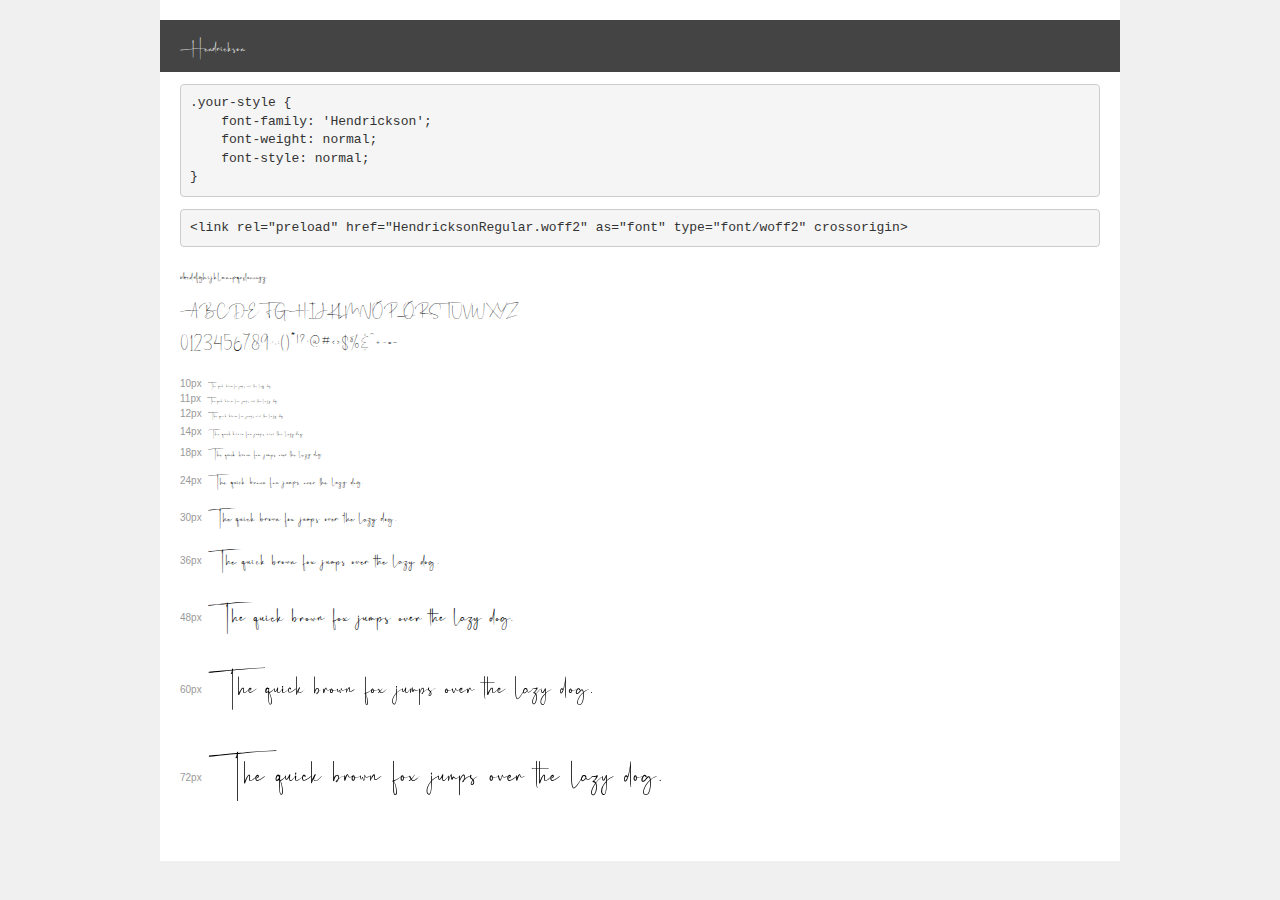
<file: display-font/demo.html>
<!DOCTYPE html>
<html lang="en">
<head>
    <meta charset="utf-8">
    <meta http-equiv="X-UA-Compatible" content="IE=edge">
    <meta name="viewport" content="width=device-width, initial-scale=1">
    <meta name="robots" content="noindex, noarchive">
    <meta name="format-detection" content="telephone=no">
    <title>Font Demo</title>
    <link href="stylesheet.css" rel="stylesheet">
    <style>
        /*
        http://meyerweb.com/eric/tools/css/reset/
        v2.0 | 20110126
        License: none (public domain)
        */
        html, body, div, span, applet, object, iframe,
        h1, h2, h3, h4, h5, h6, p, blockquote, pre,
        a, abbr, acronym, address, big, cite, code,
        del, dfn, em, img, ins, kbd, q, s, samp,
        small, strike, strong, sub, sup, tt, var,
        b, u, i, center,
        dl, dt, dd, ol, ul, li,
        fieldset, form, label, legend,
        table, caption, tbody, tfoot, thead, tr, th, td,
        article, aside, canvas, details, embed,
        figure, figcaption, footer, header, hgroup,
        menu, nav, output, ruby, section, summary,
        time, mark, audio, video {
            margin: 0;
            padding: 0;
            border: 0;
            font-size: 100%;
            font: inherit;
            vertical-align: baseline;
        }
        /* HTML5 display-role reset for older browsers */
        article, aside, details, figcaption, figure,
        footer, header, hgroup, menu, nav, section {
            display: block;
        }
        body {
            line-height: 1;
        }
        ol, ul {
            list-style: none;
        }
        blockquote, q {
            quotes: none;
        }
        blockquote:before, blockquote:after,
        q:before, q:after {
            content: '';
            content: none;
        }
        table {
            border-collapse: collapse;
            border-spacing: 0;
        }
        /* demo styles */
        body {
            background: #f0f0f0;
            color: #000;
        }
        .page {
            background: #fff;
            width: 920px;
            margin: 0 auto;
            padding: 20px 20px 0 20px;
            overflow: hidden;
        }
        .font-container {
            overflow-x: auto;
            overflow-y: hidden;
            margin-bottom: 40px;
            line-height: 1.3;
            white-space: nowrap;
            padding-bottom: 5px;
        }
        h1 {
            position: relative;
            background: #444;
            font-size: 32px;
            color: #fff;
            padding: 10px 20px;
            margin: 0 -20px 12px -20px;
        }
        .letters {
            font-size: 25px;
            margin-bottom: 20px;
        }
        .s10:before {
            content: '10px';
        }
        .s11:before {
            content: '11px';
        }
        .s12:before {
            content: '12px';
        }
        .s14:before {
            content: '14px';
        }
        .s18:before {
            content: '18px';
        }
        .s24:before {
            content: '24px';
        }
        .s30:before {
            content: '30px';
        }
        .s36:before {
            content: '36px';
        }
        .s48:before {
            content: '48px';
        }
        .s60:before {
            content: '60px';
        }
        .s72:before {
            content: '72px';
        }
        .s10:before, .s11:before, .s12:before, .s14:before,
        .s18:before, .s24:before, .s30:before, .s36:before,
        .s48:before, .s60:before, .s72:before {
            font-family: Arial, sans-serif;
            font-size: 10px;
            font-weight: normal;
            font-style: normal;
            color: #999;
            padding-right: 6px;
        }
        pre {
            display: block;
            padding: 9px;
            margin: 0 0 12px;
            font-family: Monaco, Menlo, Consolas, "Courier New", monospace;
            font-size: 13px;
            line-height: 1.428571429;
            color: #333;
            font-weight: normal;
            font-style: normal;
            background-color: #f5f5f5;
            border: 1px solid #ccc;
            overflow-x: auto;
            border-radius: 4px;
        }
        /* responsive */
        @media (max-width: 959px) {
            .page {
                width: auto;
                margin: 0;
            }
        }
    </style>
</head>
<body>
<div class="page">
    <div class="demo">
        <h1 style="font-family: 'Hendrickson'; font-weight: normal; font-style: normal;">Hendrickson</h1>
        <pre title="Usage">.your-style {
    font-family: 'Hendrickson';
    font-weight: normal;
    font-style: normal;
}</pre>
        <pre title="Preload (optional)">
&lt;link rel=&quot;preload&quot; href=&quot;HendricksonRegular.woff2&quot; as=&quot;font&quot; type=&quot;font/woff2&quot; crossorigin&gt;</pre>
        <div class="font-container" style="font-family: 'Hendrickson'; font-weight: normal; font-style: normal;">
            <p class="letters">
                abcdefghijklmnopqrstuvwxyz<br>
ABCDEFGHIJKLMNOPQRSTUVWXYZ<br>
                0123456789.:,;()*!?'@#&lt;&gt;$%&^+-=~
            </p>
            <p class="s10" style="font-size: 10px;">The quick brown fox jumps over the lazy dog.</p>
            <p class="s11" style="font-size: 11px;">The quick brown fox jumps over the lazy dog.</p>
            <p class="s12" style="font-size: 12px;">The quick brown fox jumps over the lazy dog.</p>
            <p class="s14" style="font-size: 14px;">The quick brown fox jumps over the lazy dog.</p>
            <p class="s18" style="font-size: 18px;">The quick brown fox jumps over the lazy dog.</p>
            <p class="s24" style="font-size: 24px;">The quick brown fox jumps over the lazy dog.</p>
            <p class="s30" style="font-size: 30px;">The quick brown fox jumps over the lazy dog.</p>
            <p class="s36" style="font-size: 36px;">The quick brown fox jumps over the lazy dog.</p>
            <p class="s48" style="font-size: 48px;">The quick brown fox jumps over the lazy dog.</p>
            <p class="s60" style="font-size: 60px;">The quick brown fox jumps over the lazy dog.</p>
            <p class="s72" style="font-size: 72px;">The quick brown fox jumps over the lazy dog.</p>
        </div>
    </div>

</div>
</body>
</html>
</file>
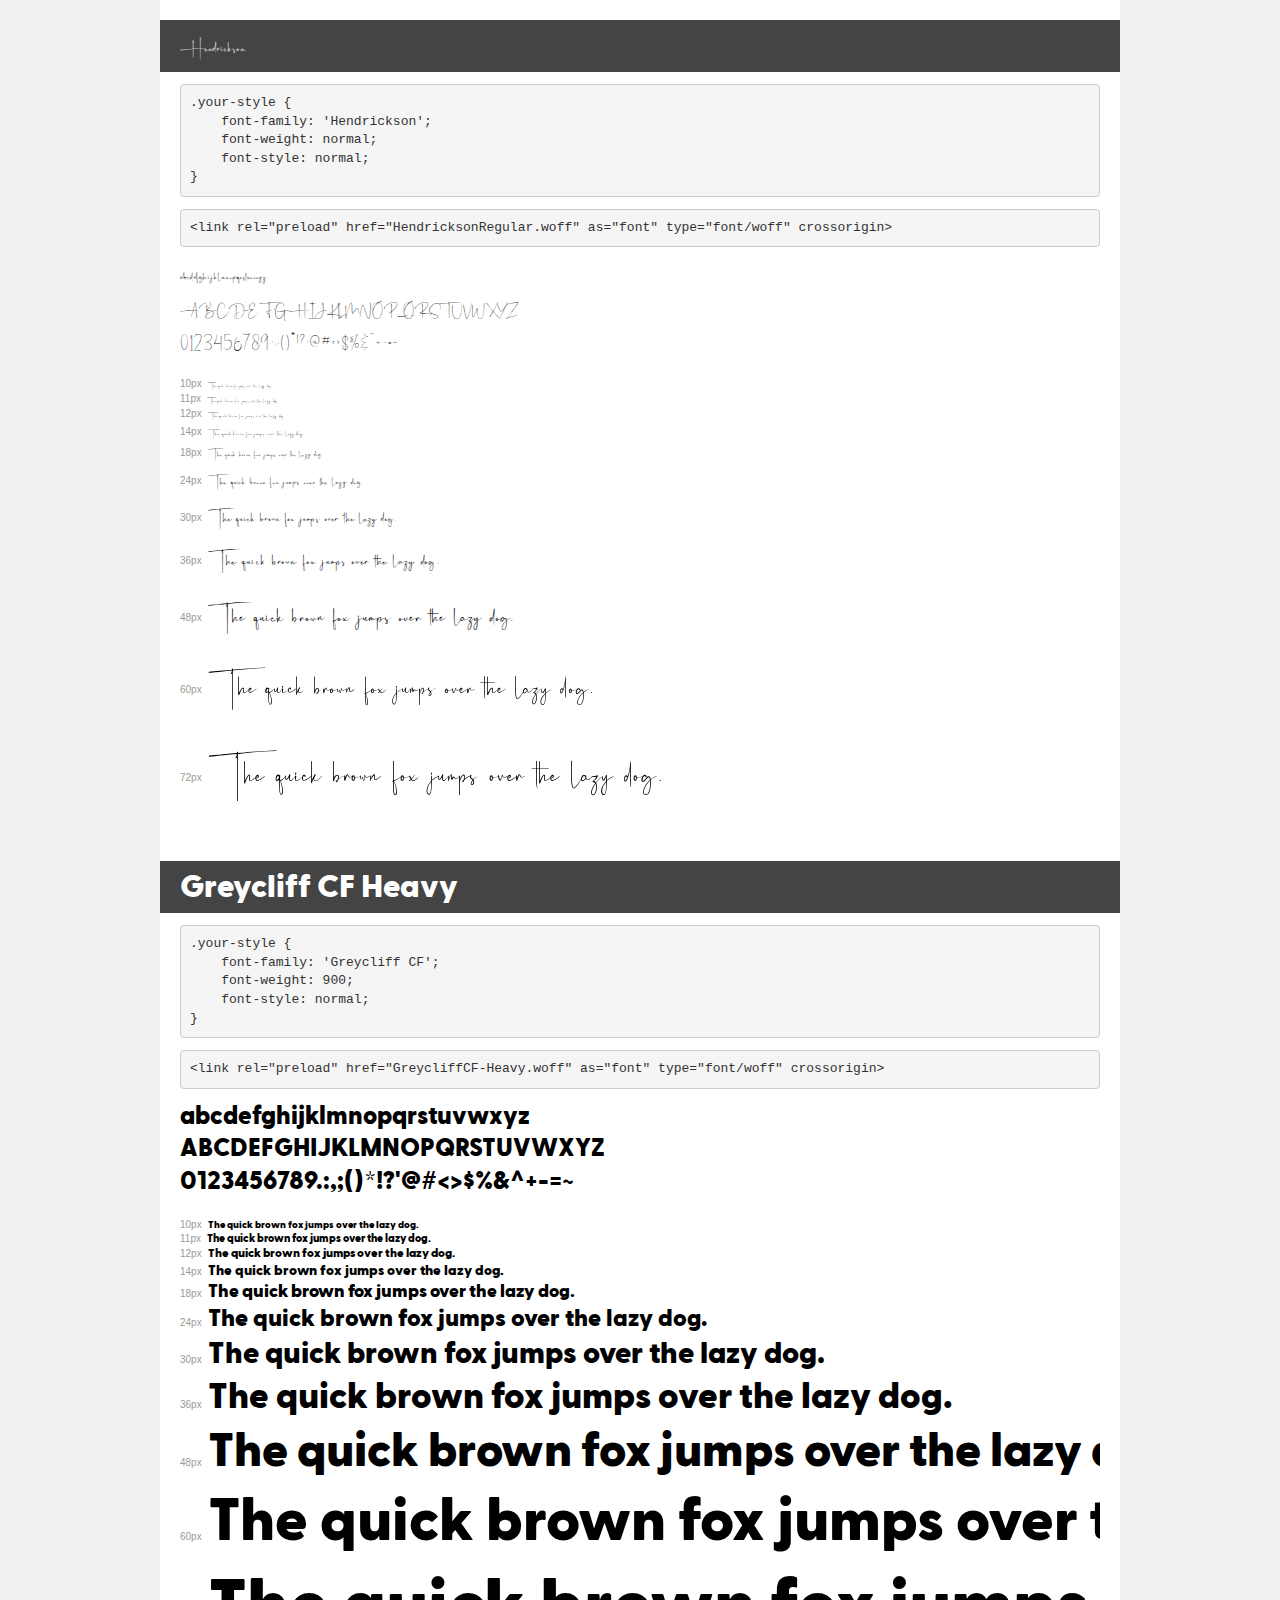
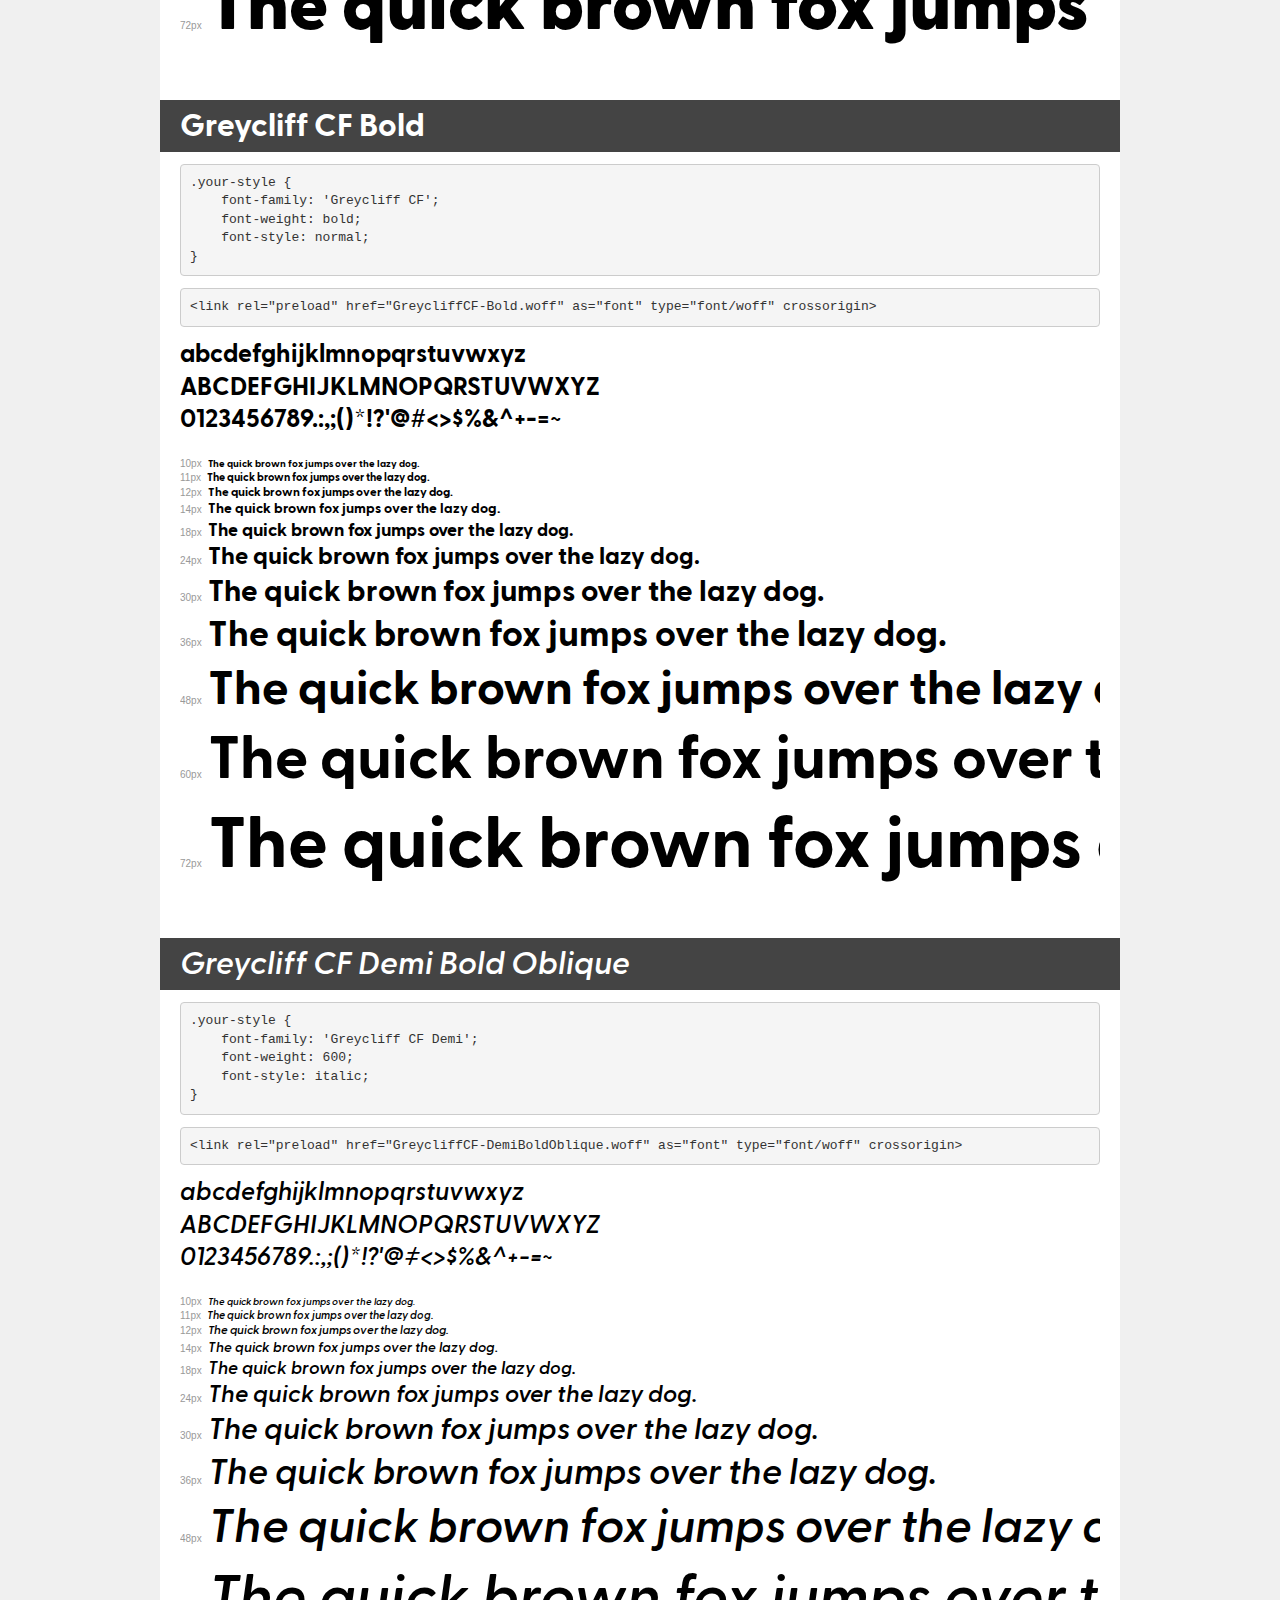
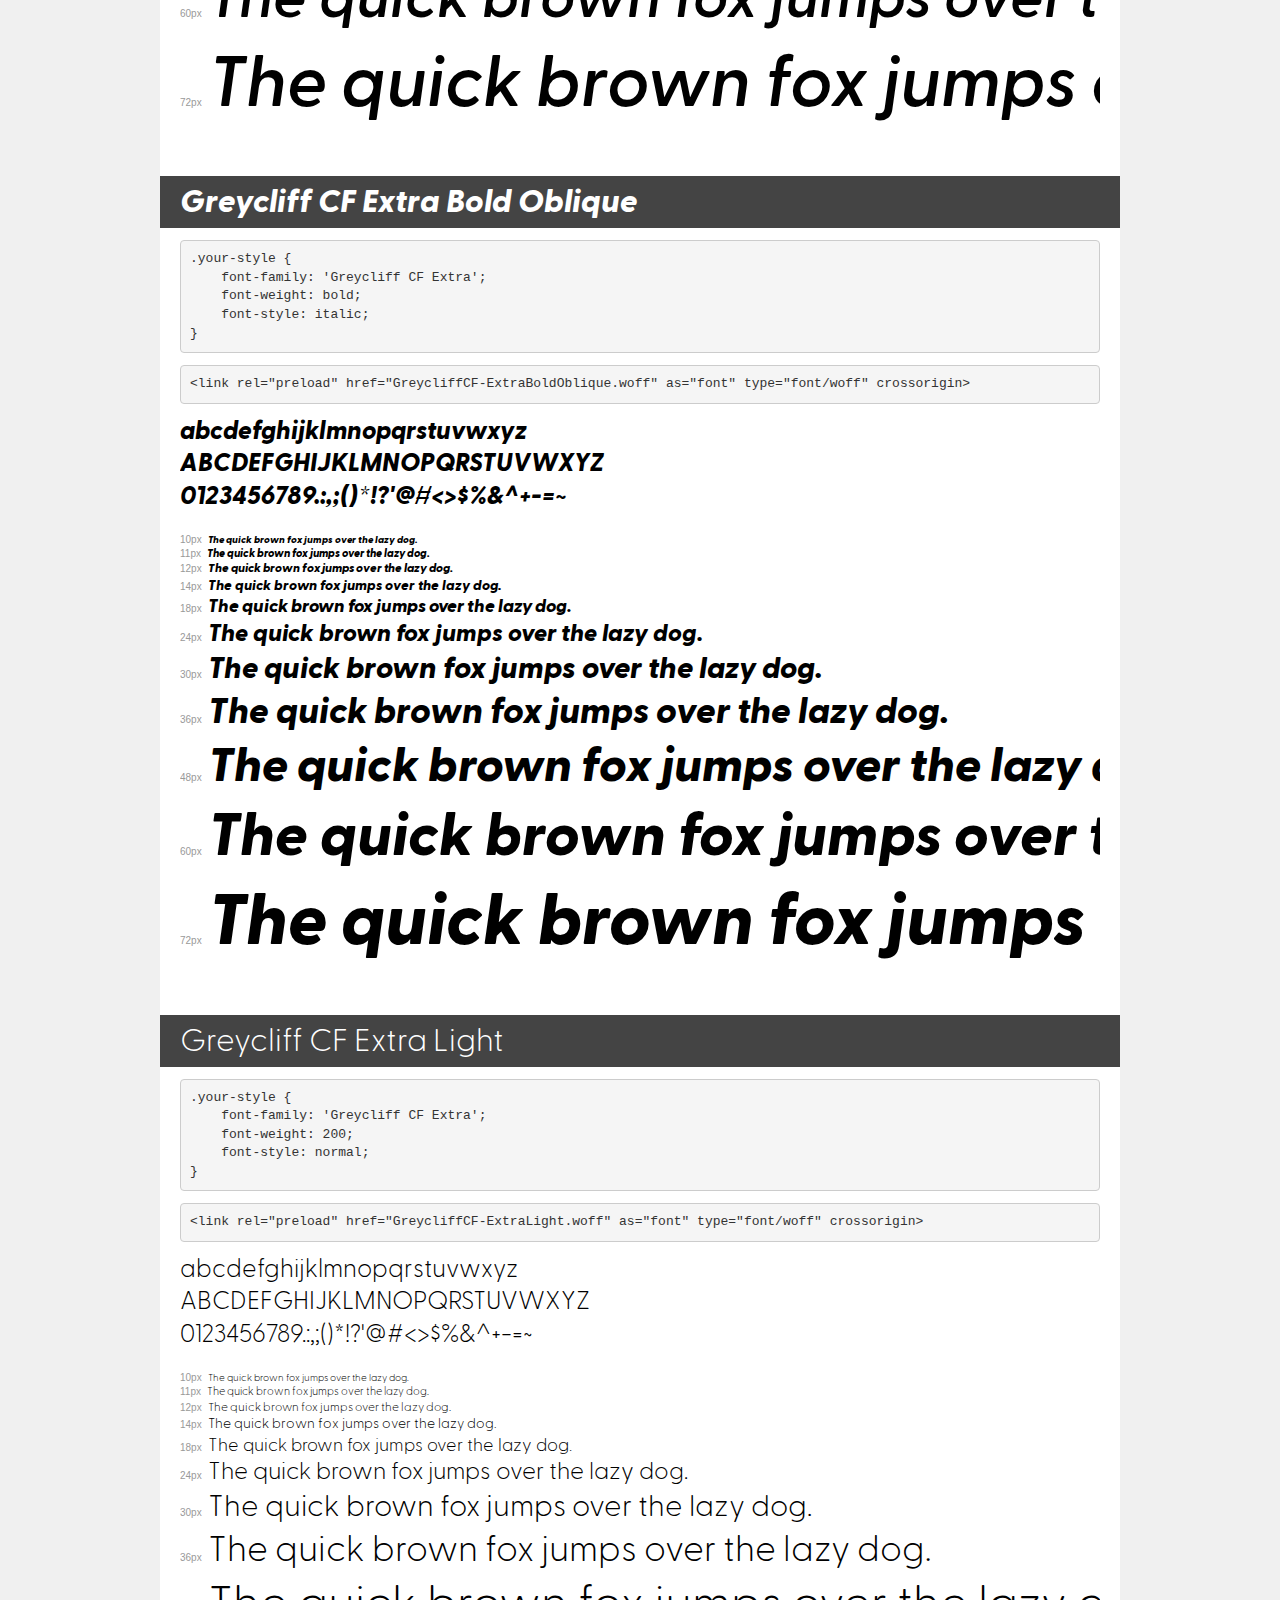
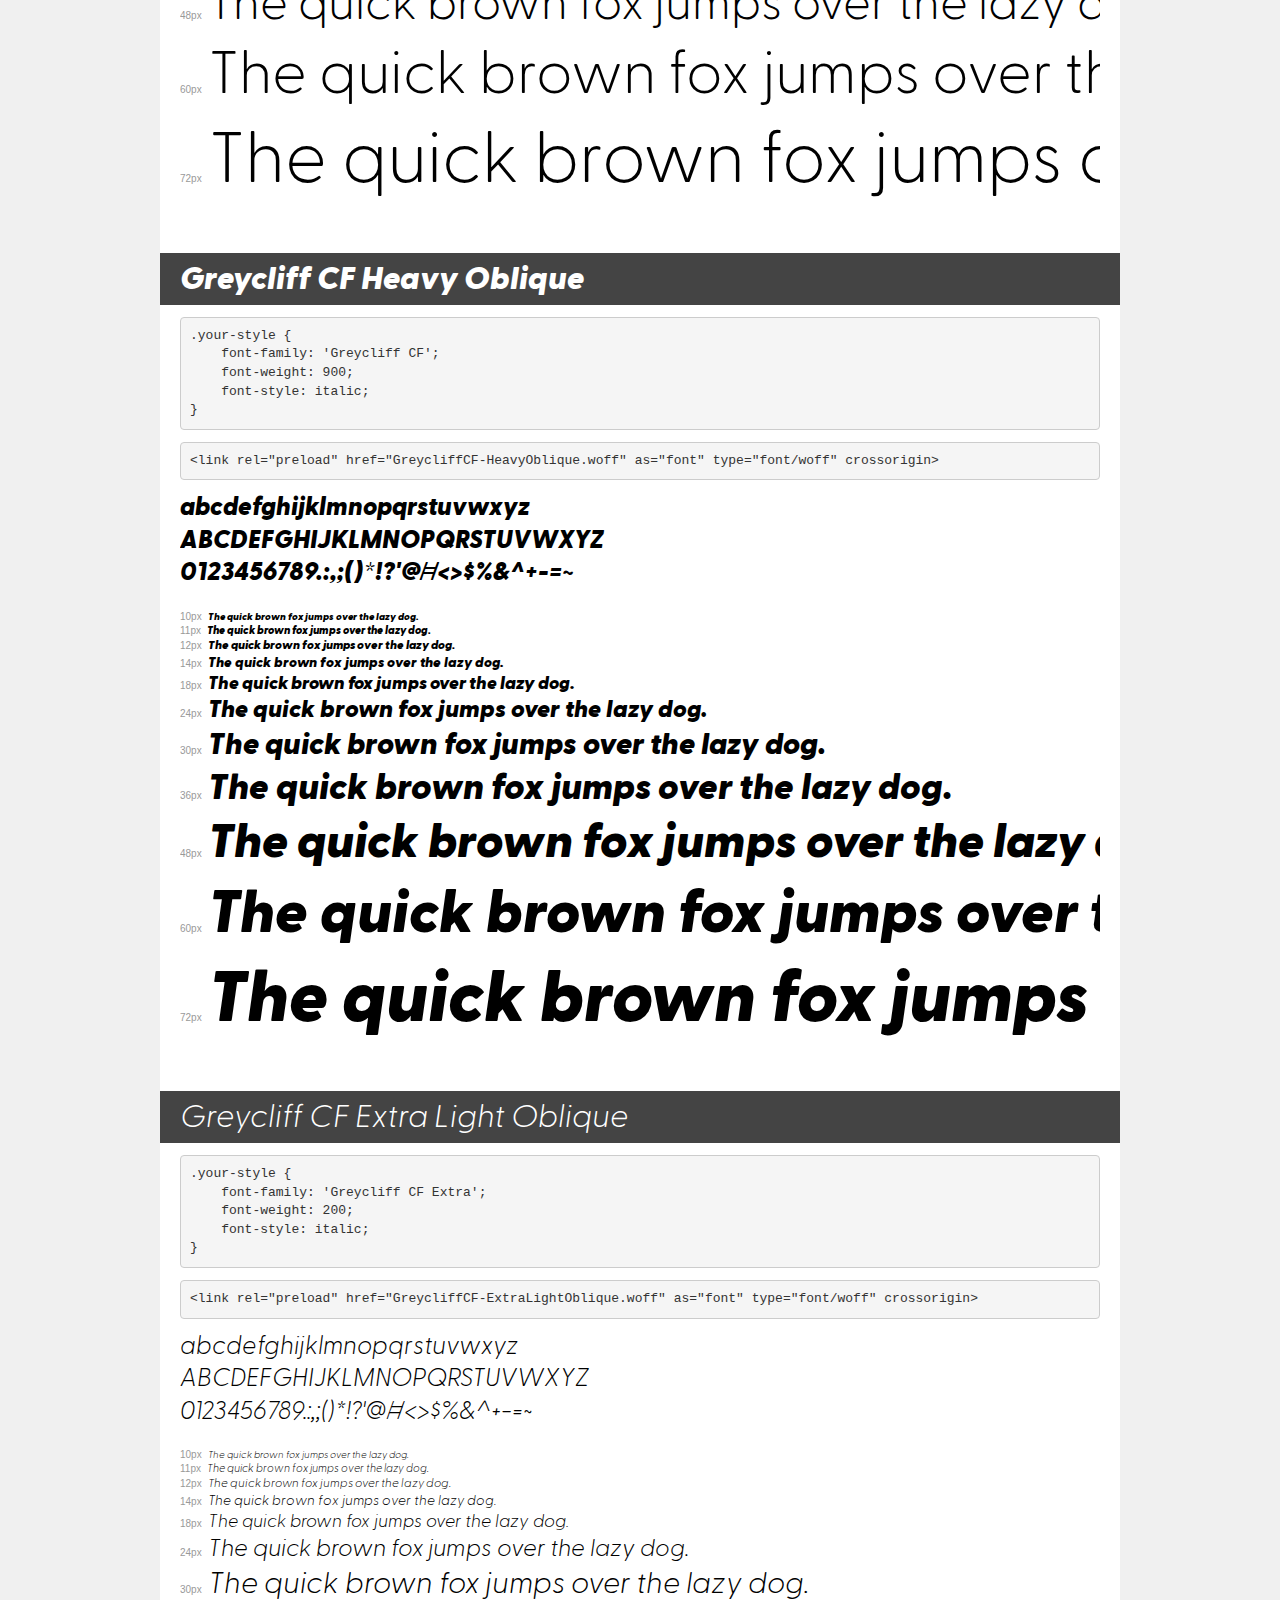
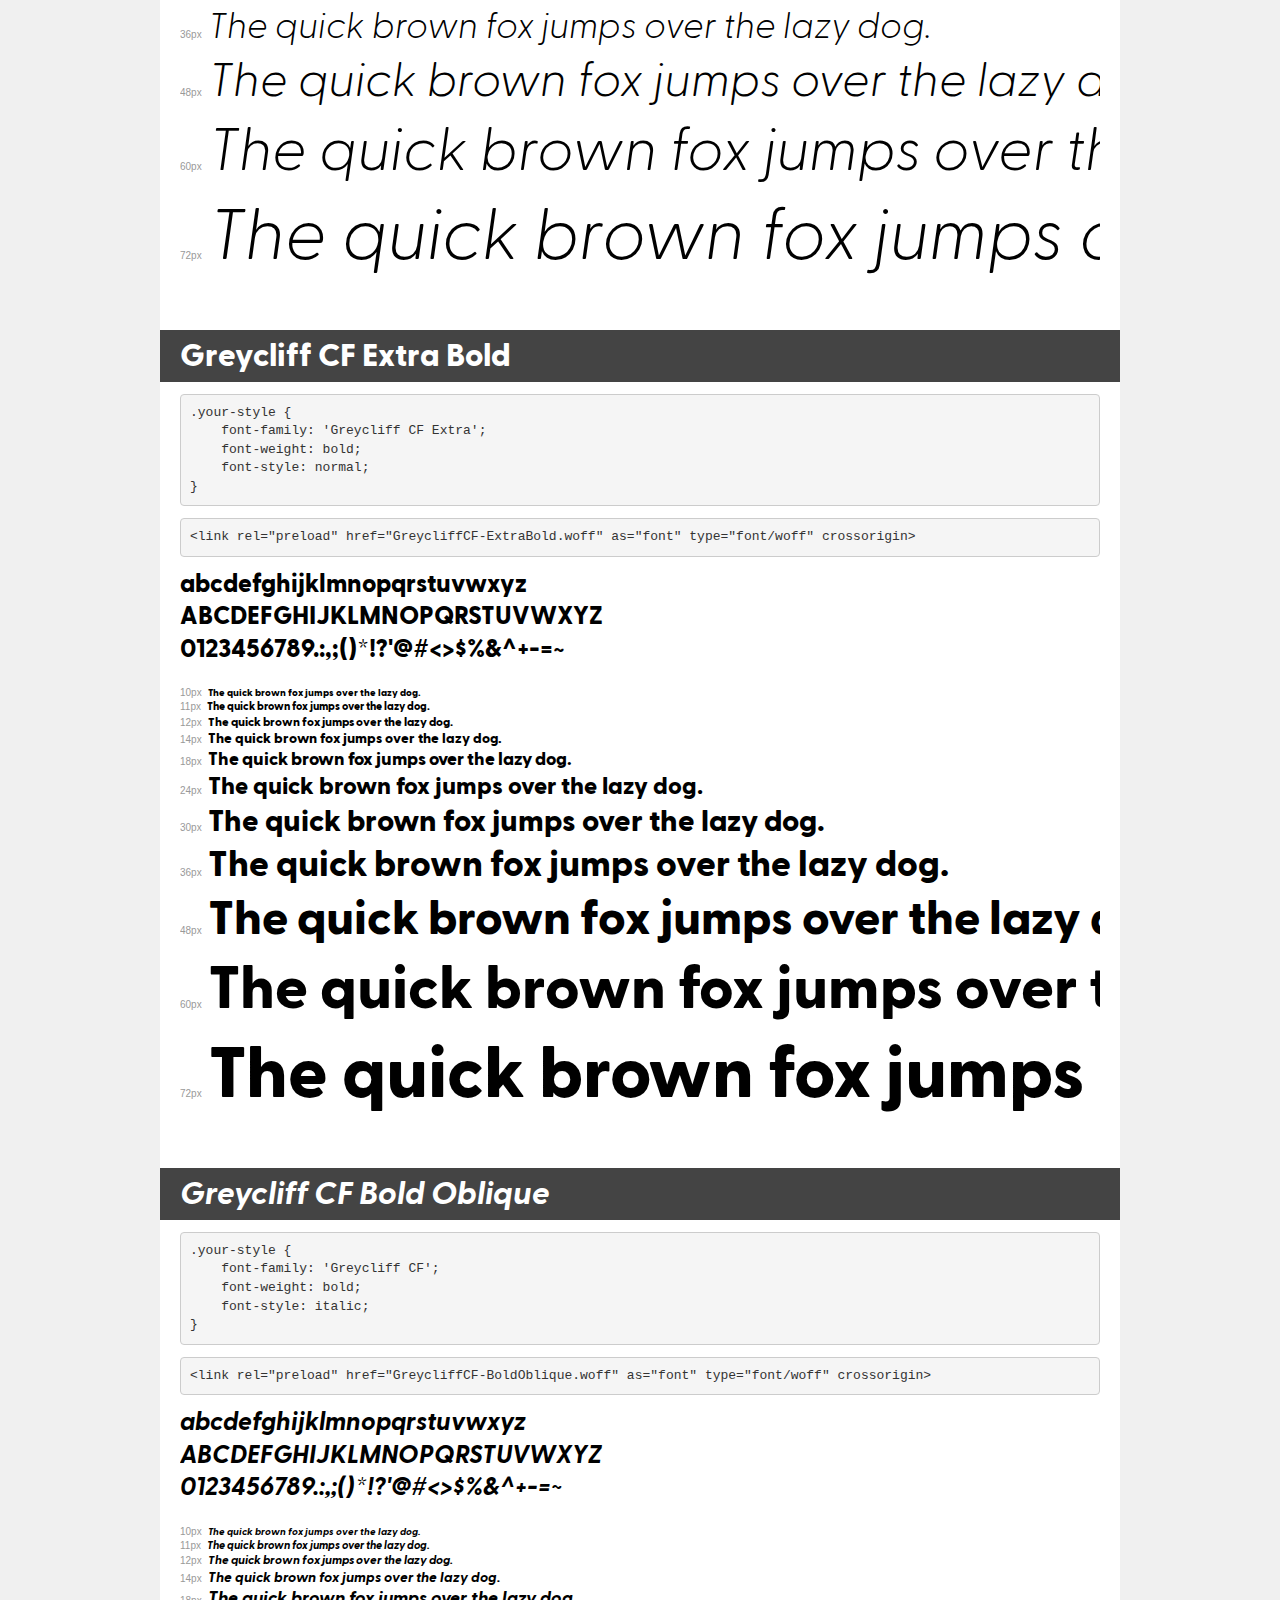
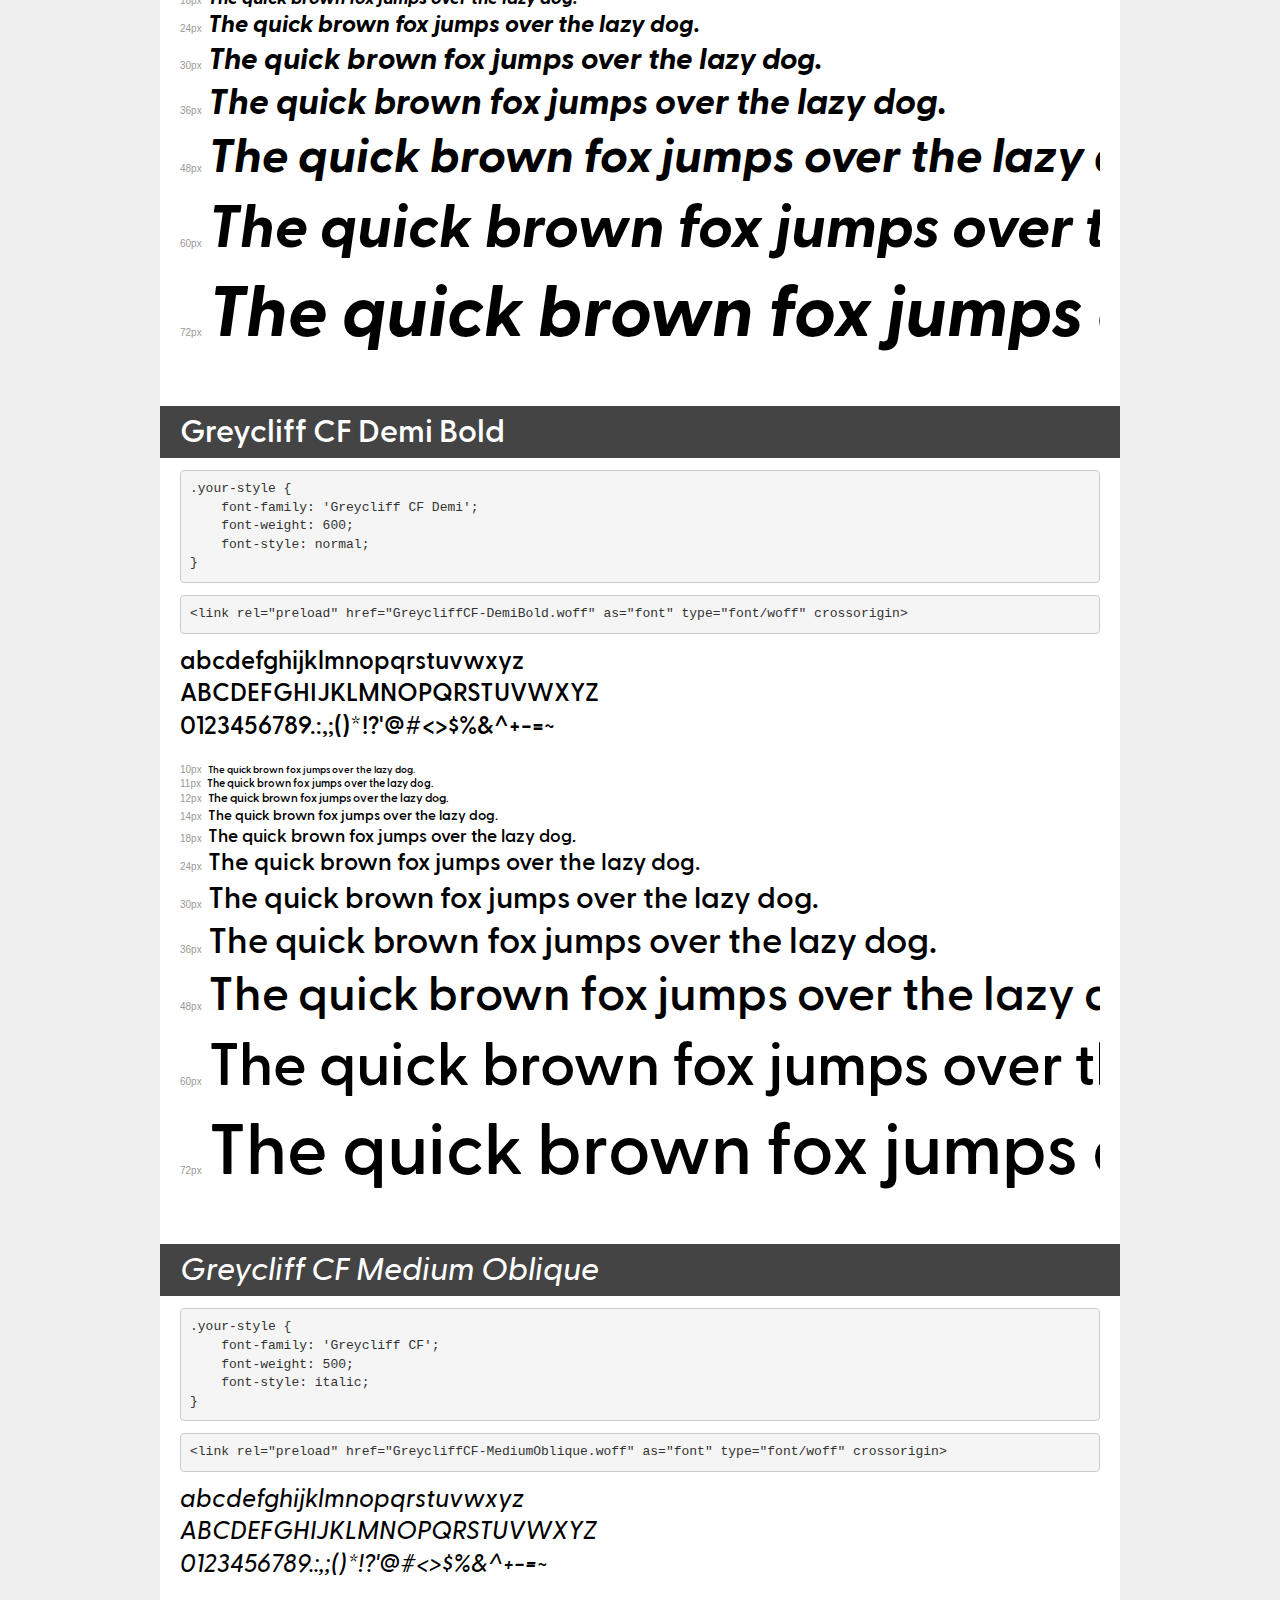
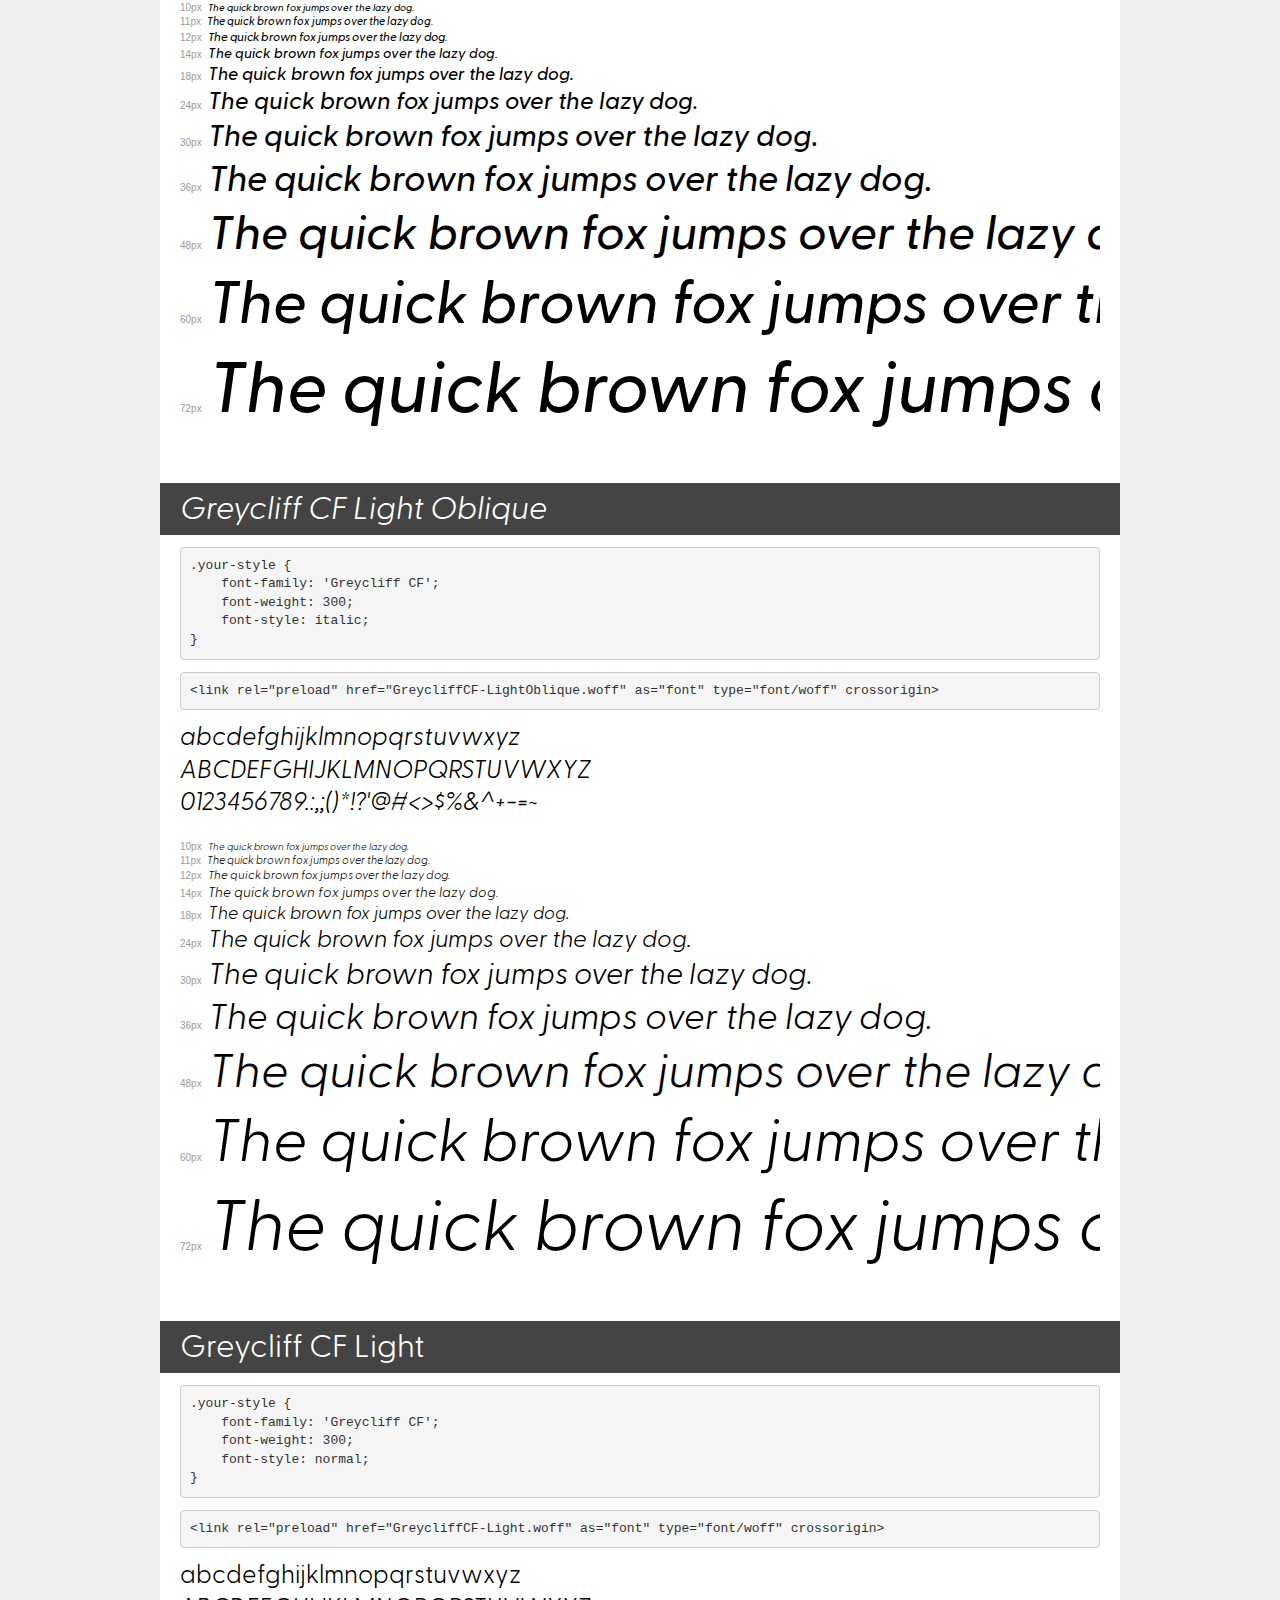
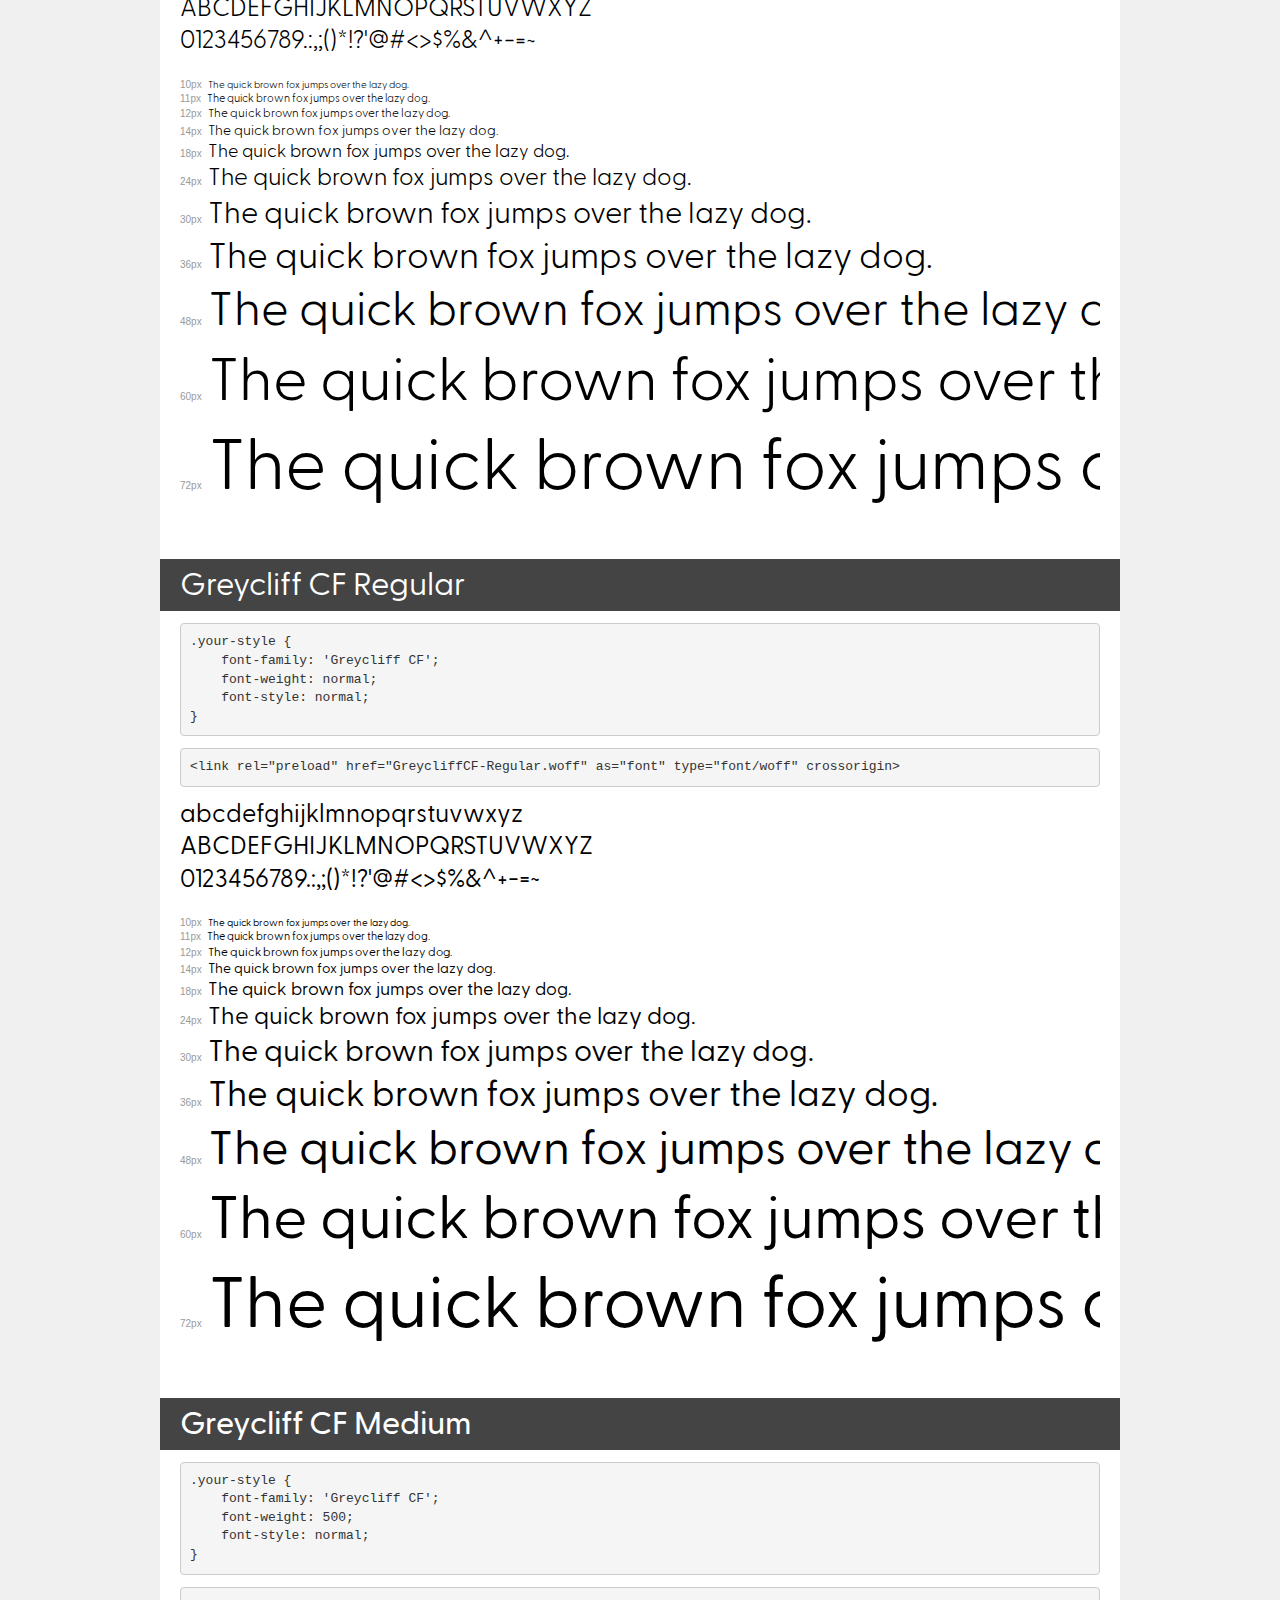
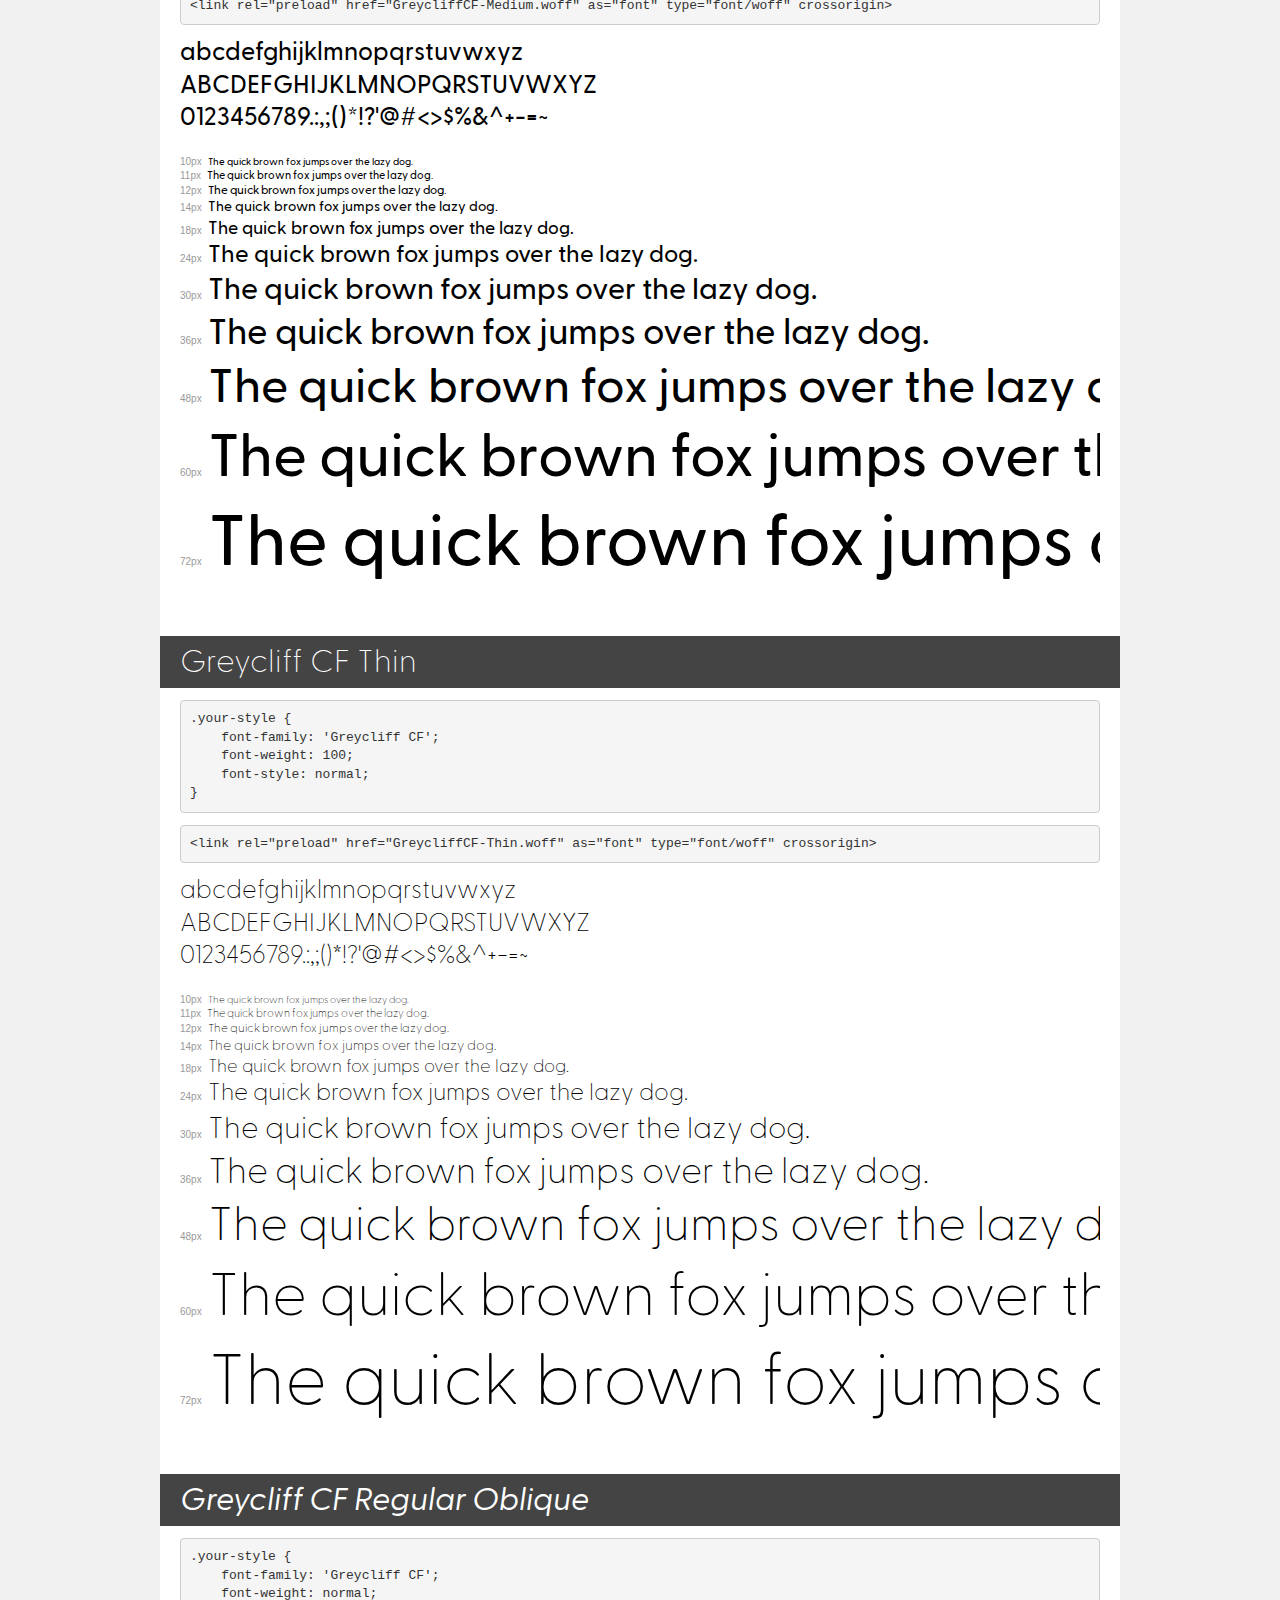
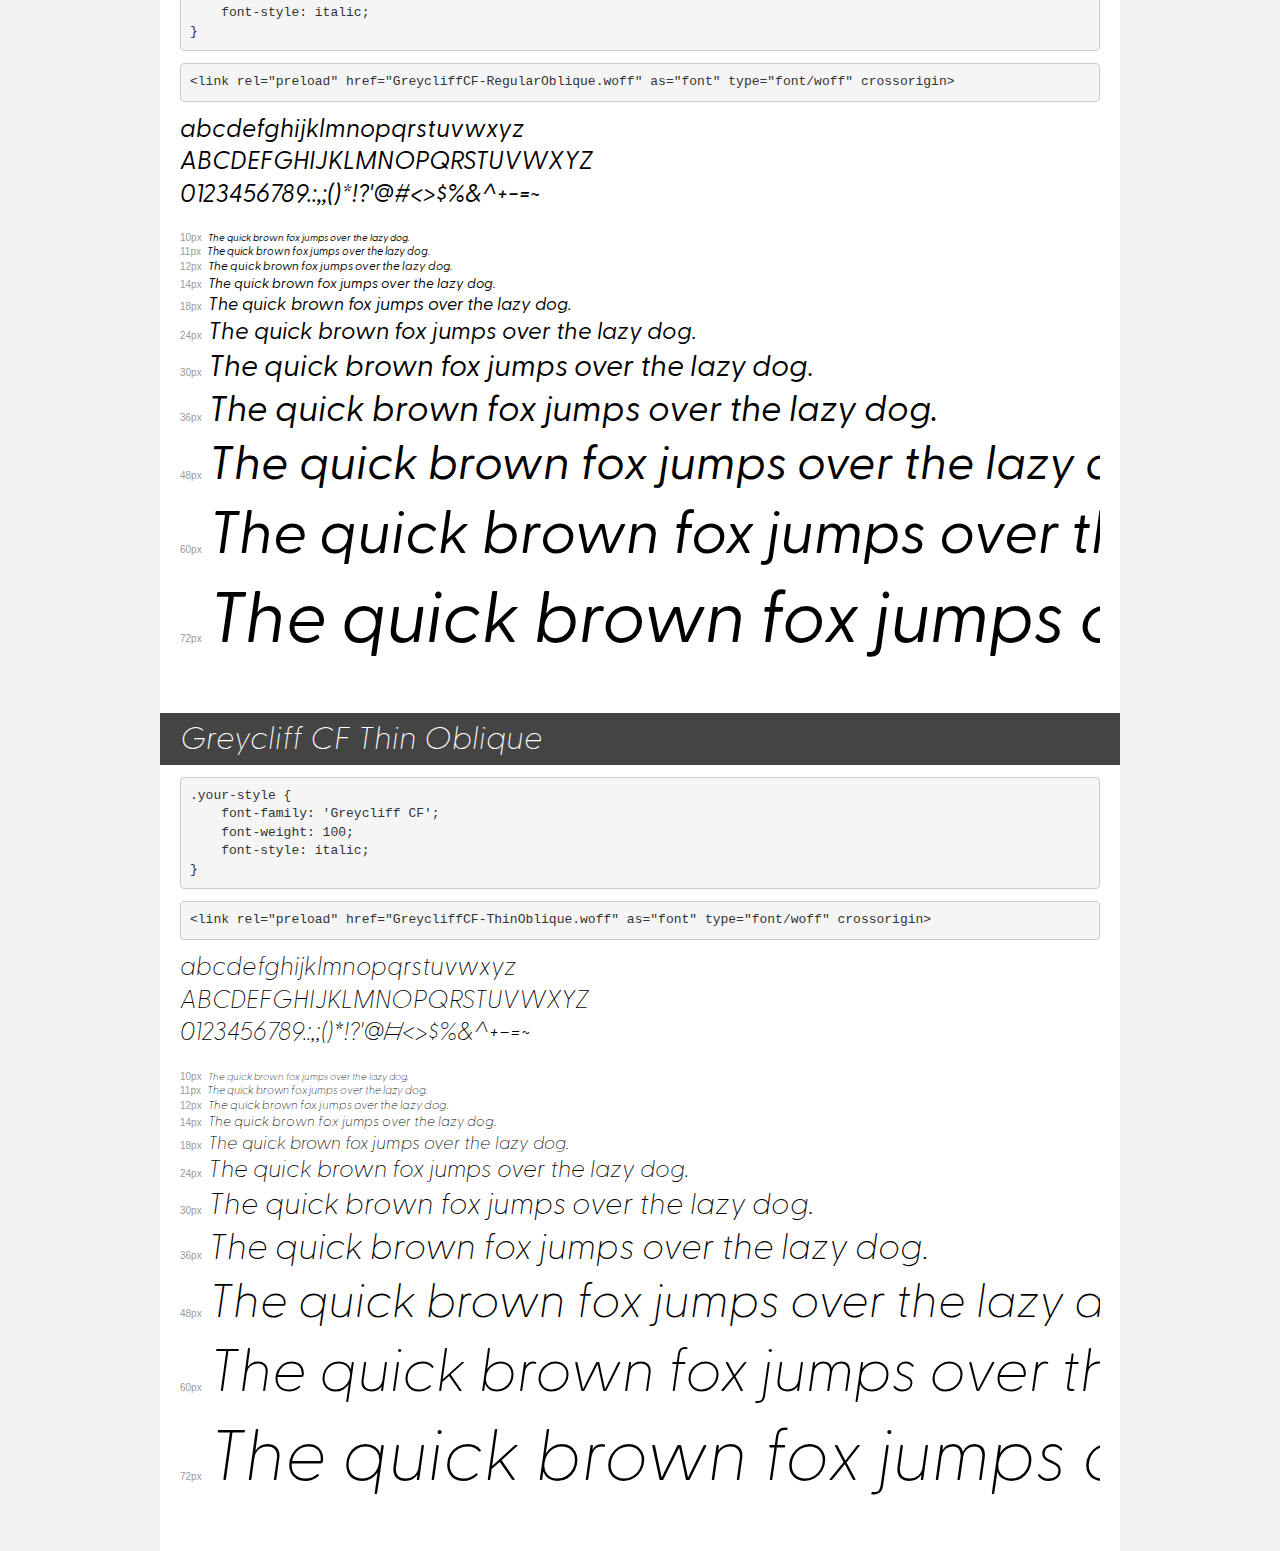
<file: fonts-v3/demo.html>
<!DOCTYPE html>
<html lang="en">
<head>
    <meta charset="utf-8">
    <meta http-equiv="X-UA-Compatible" content="IE=edge">
    <meta name="viewport" content="width=device-width, initial-scale=1">
    <meta name="robots" content="noindex, noarchive">
    <meta name="format-detection" content="telephone=no">
    <title>Transfonter demo</title>
    <link href="stylesheet.css" rel="stylesheet">
    <style>
        /*
        http://meyerweb.com/eric/tools/css/reset/
        v2.0 | 20110126
        License: none (public domain)
        */
        html, body, div, span, applet, object, iframe,
        h1, h2, h3, h4, h5, h6, p, blockquote, pre,
        a, abbr, acronym, address, big, cite, code,
        del, dfn, em, img, ins, kbd, q, s, samp,
        small, strike, strong, sub, sup, tt, var,
        b, u, i, center,
        dl, dt, dd, ol, ul, li,
        fieldset, form, label, legend,
        table, caption, tbody, tfoot, thead, tr, th, td,
        article, aside, canvas, details, embed,
        figure, figcaption, footer, header, hgroup,
        menu, nav, output, ruby, section, summary,
        time, mark, audio, video {
            margin: 0;
            padding: 0;
            border: 0;
            font-size: 100%;
            font: inherit;
            vertical-align: baseline;
        }
        /* HTML5 display-role reset for older browsers */
        article, aside, details, figcaption, figure,
        footer, header, hgroup, menu, nav, section {
            display: block;
        }
        body {
            line-height: 1;
        }
        ol, ul {
            list-style: none;
        }
        blockquote, q {
            quotes: none;
        }
        blockquote:before, blockquote:after,
        q:before, q:after {
            content: '';
            content: none;
        }
        table {
            border-collapse: collapse;
            border-spacing: 0;
        }
        /* demo styles */
        body {
            background: #f0f0f0;
            color: #000;
        }
        .page {
            background: #fff;
            width: 920px;
            margin: 0 auto;
            padding: 20px 20px 0 20px;
            overflow: hidden;
        }
        .font-container {
            overflow-x: auto;
            overflow-y: hidden;
            margin-bottom: 40px;
            line-height: 1.3;
            white-space: nowrap;
            padding-bottom: 5px;
        }
        h1 {
            position: relative;
            background: #444;
            font-size: 32px;
            color: #fff;
            padding: 10px 20px;
            margin: 0 -20px 12px -20px;
        }
        .letters {
            font-size: 25px;
            margin-bottom: 20px;
        }
        .s10:before {
            content: '10px';
        }
        .s11:before {
            content: '11px';
        }
        .s12:before {
            content: '12px';
        }
        .s14:before {
            content: '14px';
        }
        .s18:before {
            content: '18px';
        }
        .s24:before {
            content: '24px';
        }
        .s30:before {
            content: '30px';
        }
        .s36:before {
            content: '36px';
        }
        .s48:before {
            content: '48px';
        }
        .s60:before {
            content: '60px';
        }
        .s72:before {
            content: '72px';
        }
        .s10:before, .s11:before, .s12:before, .s14:before,
        .s18:before, .s24:before, .s30:before, .s36:before,
        .s48:before, .s60:before, .s72:before {
            font-family: Arial, sans-serif;
            font-size: 10px;
            font-weight: normal;
            font-style: normal;
            color: #999;
            padding-right: 6px;
        }
        pre {
            display: block;
            padding: 9px;
            margin: 0 0 12px;
            font-family: Monaco, Menlo, Consolas, "Courier New", monospace;
            font-size: 13px;
            line-height: 1.428571429;
            color: #333;
            font-weight: normal;
            font-style: normal;
            background-color: #f5f5f5;
            border: 1px solid #ccc;
            overflow-x: auto;
            border-radius: 4px;
        }
        /* responsive */
        @media (max-width: 959px) {
            .page {
                width: auto;
                margin: 0;
            }
        }
    </style>
</head>
<body>
<div class="page">
    <div class="demo">
        <h1 style="font-family: 'Hendrickson'; font-weight: normal; font-style: normal;">Hendrickson</h1>
        <pre title="Usage">.your-style {
    font-family: 'Hendrickson';
    font-weight: normal;
    font-style: normal;
}</pre>
        <pre title="Preload (optional)">
&lt;link rel=&quot;preload&quot; href=&quot;HendricksonRegular.woff&quot; as=&quot;font&quot; type=&quot;font/woff&quot; crossorigin&gt;</pre>
        <div class="font-container" style="font-family: 'Hendrickson'; font-weight: normal; font-style: normal;">
            <p class="letters">
                abcdefghijklmnopqrstuvwxyz<br>
ABCDEFGHIJKLMNOPQRSTUVWXYZ<br>
                0123456789.:,;()*!?'@#&lt;&gt;$%&^+-=~
            </p>
            <p class="s10" style="font-size: 10px;">The quick brown fox jumps over the lazy dog.</p>
            <p class="s11" style="font-size: 11px;">The quick brown fox jumps over the lazy dog.</p>
            <p class="s12" style="font-size: 12px;">The quick brown fox jumps over the lazy dog.</p>
            <p class="s14" style="font-size: 14px;">The quick brown fox jumps over the lazy dog.</p>
            <p class="s18" style="font-size: 18px;">The quick brown fox jumps over the lazy dog.</p>
            <p class="s24" style="font-size: 24px;">The quick brown fox jumps over the lazy dog.</p>
            <p class="s30" style="font-size: 30px;">The quick brown fox jumps over the lazy dog.</p>
            <p class="s36" style="font-size: 36px;">The quick brown fox jumps over the lazy dog.</p>
            <p class="s48" style="font-size: 48px;">The quick brown fox jumps over the lazy dog.</p>
            <p class="s60" style="font-size: 60px;">The quick brown fox jumps over the lazy dog.</p>
            <p class="s72" style="font-size: 72px;">The quick brown fox jumps over the lazy dog.</p>
        </div>
    </div>

    <div class="demo">
        <h1 style="font-family: 'Greycliff CF'; font-weight: 900; font-style: normal;">Greycliff CF Heavy</h1>
        <pre title="Usage">.your-style {
    font-family: 'Greycliff CF';
    font-weight: 900;
    font-style: normal;
}</pre>
        <pre title="Preload (optional)">
&lt;link rel=&quot;preload&quot; href=&quot;GreycliffCF-Heavy.woff&quot; as=&quot;font&quot; type=&quot;font/woff&quot; crossorigin&gt;</pre>
        <div class="font-container" style="font-family: 'Greycliff CF'; font-weight: 900; font-style: normal;">
            <p class="letters">
                abcdefghijklmnopqrstuvwxyz<br>
ABCDEFGHIJKLMNOPQRSTUVWXYZ<br>
                0123456789.:,;()*!?'@#&lt;&gt;$%&^+-=~
            </p>
            <p class="s10" style="font-size: 10px;">The quick brown fox jumps over the lazy dog.</p>
            <p class="s11" style="font-size: 11px;">The quick brown fox jumps over the lazy dog.</p>
            <p class="s12" style="font-size: 12px;">The quick brown fox jumps over the lazy dog.</p>
            <p class="s14" style="font-size: 14px;">The quick brown fox jumps over the lazy dog.</p>
            <p class="s18" style="font-size: 18px;">The quick brown fox jumps over the lazy dog.</p>
            <p class="s24" style="font-size: 24px;">The quick brown fox jumps over the lazy dog.</p>
            <p class="s30" style="font-size: 30px;">The quick brown fox jumps over the lazy dog.</p>
            <p class="s36" style="font-size: 36px;">The quick brown fox jumps over the lazy dog.</p>
            <p class="s48" style="font-size: 48px;">The quick brown fox jumps over the lazy dog.</p>
            <p class="s60" style="font-size: 60px;">The quick brown fox jumps over the lazy dog.</p>
            <p class="s72" style="font-size: 72px;">The quick brown fox jumps over the lazy dog.</p>
        </div>
    </div>

    <div class="demo">
        <h1 style="font-family: 'Greycliff CF'; font-weight: bold; font-style: normal;">Greycliff CF Bold</h1>
        <pre title="Usage">.your-style {
    font-family: 'Greycliff CF';
    font-weight: bold;
    font-style: normal;
}</pre>
        <pre title="Preload (optional)">
&lt;link rel=&quot;preload&quot; href=&quot;GreycliffCF-Bold.woff&quot; as=&quot;font&quot; type=&quot;font/woff&quot; crossorigin&gt;</pre>
        <div class="font-container" style="font-family: 'Greycliff CF'; font-weight: bold; font-style: normal;">
            <p class="letters">
                abcdefghijklmnopqrstuvwxyz<br>
ABCDEFGHIJKLMNOPQRSTUVWXYZ<br>
                0123456789.:,;()*!?'@#&lt;&gt;$%&^+-=~
            </p>
            <p class="s10" style="font-size: 10px;">The quick brown fox jumps over the lazy dog.</p>
            <p class="s11" style="font-size: 11px;">The quick brown fox jumps over the lazy dog.</p>
            <p class="s12" style="font-size: 12px;">The quick brown fox jumps over the lazy dog.</p>
            <p class="s14" style="font-size: 14px;">The quick brown fox jumps over the lazy dog.</p>
            <p class="s18" style="font-size: 18px;">The quick brown fox jumps over the lazy dog.</p>
            <p class="s24" style="font-size: 24px;">The quick brown fox jumps over the lazy dog.</p>
            <p class="s30" style="font-size: 30px;">The quick brown fox jumps over the lazy dog.</p>
            <p class="s36" style="font-size: 36px;">The quick brown fox jumps over the lazy dog.</p>
            <p class="s48" style="font-size: 48px;">The quick brown fox jumps over the lazy dog.</p>
            <p class="s60" style="font-size: 60px;">The quick brown fox jumps over the lazy dog.</p>
            <p class="s72" style="font-size: 72px;">The quick brown fox jumps over the lazy dog.</p>
        </div>
    </div>

    <div class="demo">
        <h1 style="font-family: 'Greycliff CF Demi'; font-weight: 600; font-style: italic;">Greycliff CF Demi Bold Oblique</h1>
        <pre title="Usage">.your-style {
    font-family: 'Greycliff CF Demi';
    font-weight: 600;
    font-style: italic;
}</pre>
        <pre title="Preload (optional)">
&lt;link rel=&quot;preload&quot; href=&quot;GreycliffCF-DemiBoldOblique.woff&quot; as=&quot;font&quot; type=&quot;font/woff&quot; crossorigin&gt;</pre>
        <div class="font-container" style="font-family: 'Greycliff CF Demi'; font-weight: 600; font-style: italic;">
            <p class="letters">
                abcdefghijklmnopqrstuvwxyz<br>
ABCDEFGHIJKLMNOPQRSTUVWXYZ<br>
                0123456789.:,;()*!?'@#&lt;&gt;$%&^+-=~
            </p>
            <p class="s10" style="font-size: 10px;">The quick brown fox jumps over the lazy dog.</p>
            <p class="s11" style="font-size: 11px;">The quick brown fox jumps over the lazy dog.</p>
            <p class="s12" style="font-size: 12px;">The quick brown fox jumps over the lazy dog.</p>
            <p class="s14" style="font-size: 14px;">The quick brown fox jumps over the lazy dog.</p>
            <p class="s18" style="font-size: 18px;">The quick brown fox jumps over the lazy dog.</p>
            <p class="s24" style="font-size: 24px;">The quick brown fox jumps over the lazy dog.</p>
            <p class="s30" style="font-size: 30px;">The quick brown fox jumps over the lazy dog.</p>
            <p class="s36" style="font-size: 36px;">The quick brown fox jumps over the lazy dog.</p>
            <p class="s48" style="font-size: 48px;">The quick brown fox jumps over the lazy dog.</p>
            <p class="s60" style="font-size: 60px;">The quick brown fox jumps over the lazy dog.</p>
            <p class="s72" style="font-size: 72px;">The quick brown fox jumps over the lazy dog.</p>
        </div>
    </div>

    <div class="demo">
        <h1 style="font-family: 'Greycliff CF Extra'; font-weight: bold; font-style: italic;">Greycliff CF Extra Bold Oblique</h1>
        <pre title="Usage">.your-style {
    font-family: 'Greycliff CF Extra';
    font-weight: bold;
    font-style: italic;
}</pre>
        <pre title="Preload (optional)">
&lt;link rel=&quot;preload&quot; href=&quot;GreycliffCF-ExtraBoldOblique.woff&quot; as=&quot;font&quot; type=&quot;font/woff&quot; crossorigin&gt;</pre>
        <div class="font-container" style="font-family: 'Greycliff CF Extra'; font-weight: bold; font-style: italic;">
            <p class="letters">
                abcdefghijklmnopqrstuvwxyz<br>
ABCDEFGHIJKLMNOPQRSTUVWXYZ<br>
                0123456789.:,;()*!?'@#&lt;&gt;$%&^+-=~
            </p>
            <p class="s10" style="font-size: 10px;">The quick brown fox jumps over the lazy dog.</p>
            <p class="s11" style="font-size: 11px;">The quick brown fox jumps over the lazy dog.</p>
            <p class="s12" style="font-size: 12px;">The quick brown fox jumps over the lazy dog.</p>
            <p class="s14" style="font-size: 14px;">The quick brown fox jumps over the lazy dog.</p>
            <p class="s18" style="font-size: 18px;">The quick brown fox jumps over the lazy dog.</p>
            <p class="s24" style="font-size: 24px;">The quick brown fox jumps over the lazy dog.</p>
            <p class="s30" style="font-size: 30px;">The quick brown fox jumps over the lazy dog.</p>
            <p class="s36" style="font-size: 36px;">The quick brown fox jumps over the lazy dog.</p>
            <p class="s48" style="font-size: 48px;">The quick brown fox jumps over the lazy dog.</p>
            <p class="s60" style="font-size: 60px;">The quick brown fox jumps over the lazy dog.</p>
            <p class="s72" style="font-size: 72px;">The quick brown fox jumps over the lazy dog.</p>
        </div>
    </div>

    <div class="demo">
        <h1 style="font-family: 'Greycliff CF Extra'; font-weight: 200; font-style: normal;">Greycliff CF Extra Light</h1>
        <pre title="Usage">.your-style {
    font-family: 'Greycliff CF Extra';
    font-weight: 200;
    font-style: normal;
}</pre>
        <pre title="Preload (optional)">
&lt;link rel=&quot;preload&quot; href=&quot;GreycliffCF-ExtraLight.woff&quot; as=&quot;font&quot; type=&quot;font/woff&quot; crossorigin&gt;</pre>
        <div class="font-container" style="font-family: 'Greycliff CF Extra'; font-weight: 200; font-style: normal;">
            <p class="letters">
                abcdefghijklmnopqrstuvwxyz<br>
ABCDEFGHIJKLMNOPQRSTUVWXYZ<br>
                0123456789.:,;()*!?'@#&lt;&gt;$%&^+-=~
            </p>
            <p class="s10" style="font-size: 10px;">The quick brown fox jumps over the lazy dog.</p>
            <p class="s11" style="font-size: 11px;">The quick brown fox jumps over the lazy dog.</p>
            <p class="s12" style="font-size: 12px;">The quick brown fox jumps over the lazy dog.</p>
            <p class="s14" style="font-size: 14px;">The quick brown fox jumps over the lazy dog.</p>
            <p class="s18" style="font-size: 18px;">The quick brown fox jumps over the lazy dog.</p>
            <p class="s24" style="font-size: 24px;">The quick brown fox jumps over the lazy dog.</p>
            <p class="s30" style="font-size: 30px;">The quick brown fox jumps over the lazy dog.</p>
            <p class="s36" style="font-size: 36px;">The quick brown fox jumps over the lazy dog.</p>
            <p class="s48" style="font-size: 48px;">The quick brown fox jumps over the lazy dog.</p>
            <p class="s60" style="font-size: 60px;">The quick brown fox jumps over the lazy dog.</p>
            <p class="s72" style="font-size: 72px;">The quick brown fox jumps over the lazy dog.</p>
        </div>
    </div>

    <div class="demo">
        <h1 style="font-family: 'Greycliff CF'; font-weight: 900; font-style: italic;">Greycliff CF Heavy Oblique</h1>
        <pre title="Usage">.your-style {
    font-family: 'Greycliff CF';
    font-weight: 900;
    font-style: italic;
}</pre>
        <pre title="Preload (optional)">
&lt;link rel=&quot;preload&quot; href=&quot;GreycliffCF-HeavyOblique.woff&quot; as=&quot;font&quot; type=&quot;font/woff&quot; crossorigin&gt;</pre>
        <div class="font-container" style="font-family: 'Greycliff CF'; font-weight: 900; font-style: italic;">
            <p class="letters">
                abcdefghijklmnopqrstuvwxyz<br>
ABCDEFGHIJKLMNOPQRSTUVWXYZ<br>
                0123456789.:,;()*!?'@#&lt;&gt;$%&^+-=~
            </p>
            <p class="s10" style="font-size: 10px;">The quick brown fox jumps over the lazy dog.</p>
            <p class="s11" style="font-size: 11px;">The quick brown fox jumps over the lazy dog.</p>
            <p class="s12" style="font-size: 12px;">The quick brown fox jumps over the lazy dog.</p>
            <p class="s14" style="font-size: 14px;">The quick brown fox jumps over the lazy dog.</p>
            <p class="s18" style="font-size: 18px;">The quick brown fox jumps over the lazy dog.</p>
            <p class="s24" style="font-size: 24px;">The quick brown fox jumps over the lazy dog.</p>
            <p class="s30" style="font-size: 30px;">The quick brown fox jumps over the lazy dog.</p>
            <p class="s36" style="font-size: 36px;">The quick brown fox jumps over the lazy dog.</p>
            <p class="s48" style="font-size: 48px;">The quick brown fox jumps over the lazy dog.</p>
            <p class="s60" style="font-size: 60px;">The quick brown fox jumps over the lazy dog.</p>
            <p class="s72" style="font-size: 72px;">The quick brown fox jumps over the lazy dog.</p>
        </div>
    </div>

    <div class="demo">
        <h1 style="font-family: 'Greycliff CF Extra'; font-weight: 200; font-style: italic;">Greycliff CF Extra Light Oblique</h1>
        <pre title="Usage">.your-style {
    font-family: 'Greycliff CF Extra';
    font-weight: 200;
    font-style: italic;
}</pre>
        <pre title="Preload (optional)">
&lt;link rel=&quot;preload&quot; href=&quot;GreycliffCF-ExtraLightOblique.woff&quot; as=&quot;font&quot; type=&quot;font/woff&quot; crossorigin&gt;</pre>
        <div class="font-container" style="font-family: 'Greycliff CF Extra'; font-weight: 200; font-style: italic;">
            <p class="letters">
                abcdefghijklmnopqrstuvwxyz<br>
ABCDEFGHIJKLMNOPQRSTUVWXYZ<br>
                0123456789.:,;()*!?'@#&lt;&gt;$%&^+-=~
            </p>
            <p class="s10" style="font-size: 10px;">The quick brown fox jumps over the lazy dog.</p>
            <p class="s11" style="font-size: 11px;">The quick brown fox jumps over the lazy dog.</p>
            <p class="s12" style="font-size: 12px;">The quick brown fox jumps over the lazy dog.</p>
            <p class="s14" style="font-size: 14px;">The quick brown fox jumps over the lazy dog.</p>
            <p class="s18" style="font-size: 18px;">The quick brown fox jumps over the lazy dog.</p>
            <p class="s24" style="font-size: 24px;">The quick brown fox jumps over the lazy dog.</p>
            <p class="s30" style="font-size: 30px;">The quick brown fox jumps over the lazy dog.</p>
            <p class="s36" style="font-size: 36px;">The quick brown fox jumps over the lazy dog.</p>
            <p class="s48" style="font-size: 48px;">The quick brown fox jumps over the lazy dog.</p>
            <p class="s60" style="font-size: 60px;">The quick brown fox jumps over the lazy dog.</p>
            <p class="s72" style="font-size: 72px;">The quick brown fox jumps over the lazy dog.</p>
        </div>
    </div>

    <div class="demo">
        <h1 style="font-family: 'Greycliff CF Extra'; font-weight: bold; font-style: normal;">Greycliff CF Extra Bold</h1>
        <pre title="Usage">.your-style {
    font-family: 'Greycliff CF Extra';
    font-weight: bold;
    font-style: normal;
}</pre>
        <pre title="Preload (optional)">
&lt;link rel=&quot;preload&quot; href=&quot;GreycliffCF-ExtraBold.woff&quot; as=&quot;font&quot; type=&quot;font/woff&quot; crossorigin&gt;</pre>
        <div class="font-container" style="font-family: 'Greycliff CF Extra'; font-weight: bold; font-style: normal;">
            <p class="letters">
                abcdefghijklmnopqrstuvwxyz<br>
ABCDEFGHIJKLMNOPQRSTUVWXYZ<br>
                0123456789.:,;()*!?'@#&lt;&gt;$%&^+-=~
            </p>
            <p class="s10" style="font-size: 10px;">The quick brown fox jumps over the lazy dog.</p>
            <p class="s11" style="font-size: 11px;">The quick brown fox jumps over the lazy dog.</p>
            <p class="s12" style="font-size: 12px;">The quick brown fox jumps over the lazy dog.</p>
            <p class="s14" style="font-size: 14px;">The quick brown fox jumps over the lazy dog.</p>
            <p class="s18" style="font-size: 18px;">The quick brown fox jumps over the lazy dog.</p>
            <p class="s24" style="font-size: 24px;">The quick brown fox jumps over the lazy dog.</p>
            <p class="s30" style="font-size: 30px;">The quick brown fox jumps over the lazy dog.</p>
            <p class="s36" style="font-size: 36px;">The quick brown fox jumps over the lazy dog.</p>
            <p class="s48" style="font-size: 48px;">The quick brown fox jumps over the lazy dog.</p>
            <p class="s60" style="font-size: 60px;">The quick brown fox jumps over the lazy dog.</p>
            <p class="s72" style="font-size: 72px;">The quick brown fox jumps over the lazy dog.</p>
        </div>
    </div>

    <div class="demo">
        <h1 style="font-family: 'Greycliff CF'; font-weight: bold; font-style: italic;">Greycliff CF Bold Oblique</h1>
        <pre title="Usage">.your-style {
    font-family: 'Greycliff CF';
    font-weight: bold;
    font-style: italic;
}</pre>
        <pre title="Preload (optional)">
&lt;link rel=&quot;preload&quot; href=&quot;GreycliffCF-BoldOblique.woff&quot; as=&quot;font&quot; type=&quot;font/woff&quot; crossorigin&gt;</pre>
        <div class="font-container" style="font-family: 'Greycliff CF'; font-weight: bold; font-style: italic;">
            <p class="letters">
                abcdefghijklmnopqrstuvwxyz<br>
ABCDEFGHIJKLMNOPQRSTUVWXYZ<br>
                0123456789.:,;()*!?'@#&lt;&gt;$%&^+-=~
            </p>
            <p class="s10" style="font-size: 10px;">The quick brown fox jumps over the lazy dog.</p>
            <p class="s11" style="font-size: 11px;">The quick brown fox jumps over the lazy dog.</p>
            <p class="s12" style="font-size: 12px;">The quick brown fox jumps over the lazy dog.</p>
            <p class="s14" style="font-size: 14px;">The quick brown fox jumps over the lazy dog.</p>
            <p class="s18" style="font-size: 18px;">The quick brown fox jumps over the lazy dog.</p>
            <p class="s24" style="font-size: 24px;">The quick brown fox jumps over the lazy dog.</p>
            <p class="s30" style="font-size: 30px;">The quick brown fox jumps over the lazy dog.</p>
            <p class="s36" style="font-size: 36px;">The quick brown fox jumps over the lazy dog.</p>
            <p class="s48" style="font-size: 48px;">The quick brown fox jumps over the lazy dog.</p>
            <p class="s60" style="font-size: 60px;">The quick brown fox jumps over the lazy dog.</p>
            <p class="s72" style="font-size: 72px;">The quick brown fox jumps over the lazy dog.</p>
        </div>
    </div>

    <div class="demo">
        <h1 style="font-family: 'Greycliff CF Demi'; font-weight: 600; font-style: normal;">Greycliff CF Demi Bold</h1>
        <pre title="Usage">.your-style {
    font-family: 'Greycliff CF Demi';
    font-weight: 600;
    font-style: normal;
}</pre>
        <pre title="Preload (optional)">
&lt;link rel=&quot;preload&quot; href=&quot;GreycliffCF-DemiBold.woff&quot; as=&quot;font&quot; type=&quot;font/woff&quot; crossorigin&gt;</pre>
        <div class="font-container" style="font-family: 'Greycliff CF Demi'; font-weight: 600; font-style: normal;">
            <p class="letters">
                abcdefghijklmnopqrstuvwxyz<br>
ABCDEFGHIJKLMNOPQRSTUVWXYZ<br>
                0123456789.:,;()*!?'@#&lt;&gt;$%&^+-=~
            </p>
            <p class="s10" style="font-size: 10px;">The quick brown fox jumps over the lazy dog.</p>
            <p class="s11" style="font-size: 11px;">The quick brown fox jumps over the lazy dog.</p>
            <p class="s12" style="font-size: 12px;">The quick brown fox jumps over the lazy dog.</p>
            <p class="s14" style="font-size: 14px;">The quick brown fox jumps over the lazy dog.</p>
            <p class="s18" style="font-size: 18px;">The quick brown fox jumps over the lazy dog.</p>
            <p class="s24" style="font-size: 24px;">The quick brown fox jumps over the lazy dog.</p>
            <p class="s30" style="font-size: 30px;">The quick brown fox jumps over the lazy dog.</p>
            <p class="s36" style="font-size: 36px;">The quick brown fox jumps over the lazy dog.</p>
            <p class="s48" style="font-size: 48px;">The quick brown fox jumps over the lazy dog.</p>
            <p class="s60" style="font-size: 60px;">The quick brown fox jumps over the lazy dog.</p>
            <p class="s72" style="font-size: 72px;">The quick brown fox jumps over the lazy dog.</p>
        </div>
    </div>

    <div class="demo">
        <h1 style="font-family: 'Greycliff CF'; font-weight: 500; font-style: italic;">Greycliff CF Medium Oblique</h1>
        <pre title="Usage">.your-style {
    font-family: 'Greycliff CF';
    font-weight: 500;
    font-style: italic;
}</pre>
        <pre title="Preload (optional)">
&lt;link rel=&quot;preload&quot; href=&quot;GreycliffCF-MediumOblique.woff&quot; as=&quot;font&quot; type=&quot;font/woff&quot; crossorigin&gt;</pre>
        <div class="font-container" style="font-family: 'Greycliff CF'; font-weight: 500; font-style: italic;">
            <p class="letters">
                abcdefghijklmnopqrstuvwxyz<br>
ABCDEFGHIJKLMNOPQRSTUVWXYZ<br>
                0123456789.:,;()*!?'@#&lt;&gt;$%&^+-=~
            </p>
            <p class="s10" style="font-size: 10px;">The quick brown fox jumps over the lazy dog.</p>
            <p class="s11" style="font-size: 11px;">The quick brown fox jumps over the lazy dog.</p>
            <p class="s12" style="font-size: 12px;">The quick brown fox jumps over the lazy dog.</p>
            <p class="s14" style="font-size: 14px;">The quick brown fox jumps over the lazy dog.</p>
            <p class="s18" style="font-size: 18px;">The quick brown fox jumps over the lazy dog.</p>
            <p class="s24" style="font-size: 24px;">The quick brown fox jumps over the lazy dog.</p>
            <p class="s30" style="font-size: 30px;">The quick brown fox jumps over the lazy dog.</p>
            <p class="s36" style="font-size: 36px;">The quick brown fox jumps over the lazy dog.</p>
            <p class="s48" style="font-size: 48px;">The quick brown fox jumps over the lazy dog.</p>
            <p class="s60" style="font-size: 60px;">The quick brown fox jumps over the lazy dog.</p>
            <p class="s72" style="font-size: 72px;">The quick brown fox jumps over the lazy dog.</p>
        </div>
    </div>

    <div class="demo">
        <h1 style="font-family: 'Greycliff CF'; font-weight: 300; font-style: italic;">Greycliff CF Light Oblique</h1>
        <pre title="Usage">.your-style {
    font-family: 'Greycliff CF';
    font-weight: 300;
    font-style: italic;
}</pre>
        <pre title="Preload (optional)">
&lt;link rel=&quot;preload&quot; href=&quot;GreycliffCF-LightOblique.woff&quot; as=&quot;font&quot; type=&quot;font/woff&quot; crossorigin&gt;</pre>
        <div class="font-container" style="font-family: 'Greycliff CF'; font-weight: 300; font-style: italic;">
            <p class="letters">
                abcdefghijklmnopqrstuvwxyz<br>
ABCDEFGHIJKLMNOPQRSTUVWXYZ<br>
                0123456789.:,;()*!?'@#&lt;&gt;$%&^+-=~
            </p>
            <p class="s10" style="font-size: 10px;">The quick brown fox jumps over the lazy dog.</p>
            <p class="s11" style="font-size: 11px;">The quick brown fox jumps over the lazy dog.</p>
            <p class="s12" style="font-size: 12px;">The quick brown fox jumps over the lazy dog.</p>
            <p class="s14" style="font-size: 14px;">The quick brown fox jumps over the lazy dog.</p>
            <p class="s18" style="font-size: 18px;">The quick brown fox jumps over the lazy dog.</p>
            <p class="s24" style="font-size: 24px;">The quick brown fox jumps over the lazy dog.</p>
            <p class="s30" style="font-size: 30px;">The quick brown fox jumps over the lazy dog.</p>
            <p class="s36" style="font-size: 36px;">The quick brown fox jumps over the lazy dog.</p>
            <p class="s48" style="font-size: 48px;">The quick brown fox jumps over the lazy dog.</p>
            <p class="s60" style="font-size: 60px;">The quick brown fox jumps over the lazy dog.</p>
            <p class="s72" style="font-size: 72px;">The quick brown fox jumps over the lazy dog.</p>
        </div>
    </div>

    <div class="demo">
        <h1 style="font-family: 'Greycliff CF'; font-weight: 300; font-style: normal;">Greycliff CF Light</h1>
        <pre title="Usage">.your-style {
    font-family: 'Greycliff CF';
    font-weight: 300;
    font-style: normal;
}</pre>
        <pre title="Preload (optional)">
&lt;link rel=&quot;preload&quot; href=&quot;GreycliffCF-Light.woff&quot; as=&quot;font&quot; type=&quot;font/woff&quot; crossorigin&gt;</pre>
        <div class="font-container" style="font-family: 'Greycliff CF'; font-weight: 300; font-style: normal;">
            <p class="letters">
                abcdefghijklmnopqrstuvwxyz<br>
ABCDEFGHIJKLMNOPQRSTUVWXYZ<br>
                0123456789.:,;()*!?'@#&lt;&gt;$%&^+-=~
            </p>
            <p class="s10" style="font-size: 10px;">The quick brown fox jumps over the lazy dog.</p>
            <p class="s11" style="font-size: 11px;">The quick brown fox jumps over the lazy dog.</p>
            <p class="s12" style="font-size: 12px;">The quick brown fox jumps over the lazy dog.</p>
            <p class="s14" style="font-size: 14px;">The quick brown fox jumps over the lazy dog.</p>
            <p class="s18" style="font-size: 18px;">The quick brown fox jumps over the lazy dog.</p>
            <p class="s24" style="font-size: 24px;">The quick brown fox jumps over the lazy dog.</p>
            <p class="s30" style="font-size: 30px;">The quick brown fox jumps over the lazy dog.</p>
            <p class="s36" style="font-size: 36px;">The quick brown fox jumps over the lazy dog.</p>
            <p class="s48" style="font-size: 48px;">The quick brown fox jumps over the lazy dog.</p>
            <p class="s60" style="font-size: 60px;">The quick brown fox jumps over the lazy dog.</p>
            <p class="s72" style="font-size: 72px;">The quick brown fox jumps over the lazy dog.</p>
        </div>
    </div>

    <div class="demo">
        <h1 style="font-family: 'Greycliff CF'; font-weight: normal; font-style: normal;">Greycliff CF Regular</h1>
        <pre title="Usage">.your-style {
    font-family: 'Greycliff CF';
    font-weight: normal;
    font-style: normal;
}</pre>
        <pre title="Preload (optional)">
&lt;link rel=&quot;preload&quot; href=&quot;GreycliffCF-Regular.woff&quot; as=&quot;font&quot; type=&quot;font/woff&quot; crossorigin&gt;</pre>
        <div class="font-container" style="font-family: 'Greycliff CF'; font-weight: normal; font-style: normal;">
            <p class="letters">
                abcdefghijklmnopqrstuvwxyz<br>
ABCDEFGHIJKLMNOPQRSTUVWXYZ<br>
                0123456789.:,;()*!?'@#&lt;&gt;$%&^+-=~
            </p>
            <p class="s10" style="font-size: 10px;">The quick brown fox jumps over the lazy dog.</p>
            <p class="s11" style="font-size: 11px;">The quick brown fox jumps over the lazy dog.</p>
            <p class="s12" style="font-size: 12px;">The quick brown fox jumps over the lazy dog.</p>
            <p class="s14" style="font-size: 14px;">The quick brown fox jumps over the lazy dog.</p>
            <p class="s18" style="font-size: 18px;">The quick brown fox jumps over the lazy dog.</p>
            <p class="s24" style="font-size: 24px;">The quick brown fox jumps over the lazy dog.</p>
            <p class="s30" style="font-size: 30px;">The quick brown fox jumps over the lazy dog.</p>
            <p class="s36" style="font-size: 36px;">The quick brown fox jumps over the lazy dog.</p>
            <p class="s48" style="font-size: 48px;">The quick brown fox jumps over the lazy dog.</p>
            <p class="s60" style="font-size: 60px;">The quick brown fox jumps over the lazy dog.</p>
            <p class="s72" style="font-size: 72px;">The quick brown fox jumps over the lazy dog.</p>
        </div>
    </div>

    <div class="demo">
        <h1 style="font-family: 'Greycliff CF'; font-weight: 500; font-style: normal;">Greycliff CF Medium</h1>
        <pre title="Usage">.your-style {
    font-family: 'Greycliff CF';
    font-weight: 500;
    font-style: normal;
}</pre>
        <pre title="Preload (optional)">
&lt;link rel=&quot;preload&quot; href=&quot;GreycliffCF-Medium.woff&quot; as=&quot;font&quot; type=&quot;font/woff&quot; crossorigin&gt;</pre>
        <div class="font-container" style="font-family: 'Greycliff CF'; font-weight: 500; font-style: normal;">
            <p class="letters">
                abcdefghijklmnopqrstuvwxyz<br>
ABCDEFGHIJKLMNOPQRSTUVWXYZ<br>
                0123456789.:,;()*!?'@#&lt;&gt;$%&^+-=~
            </p>
            <p class="s10" style="font-size: 10px;">The quick brown fox jumps over the lazy dog.</p>
            <p class="s11" style="font-size: 11px;">The quick brown fox jumps over the lazy dog.</p>
            <p class="s12" style="font-size: 12px;">The quick brown fox jumps over the lazy dog.</p>
            <p class="s14" style="font-size: 14px;">The quick brown fox jumps over the lazy dog.</p>
            <p class="s18" style="font-size: 18px;">The quick brown fox jumps over the lazy dog.</p>
            <p class="s24" style="font-size: 24px;">The quick brown fox jumps over the lazy dog.</p>
            <p class="s30" style="font-size: 30px;">The quick brown fox jumps over the lazy dog.</p>
            <p class="s36" style="font-size: 36px;">The quick brown fox jumps over the lazy dog.</p>
            <p class="s48" style="font-size: 48px;">The quick brown fox jumps over the lazy dog.</p>
            <p class="s60" style="font-size: 60px;">The quick brown fox jumps over the lazy dog.</p>
            <p class="s72" style="font-size: 72px;">The quick brown fox jumps over the lazy dog.</p>
        </div>
    </div>

    <div class="demo">
        <h1 style="font-family: 'Greycliff CF'; font-weight: 100; font-style: normal;">Greycliff CF Thin</h1>
        <pre title="Usage">.your-style {
    font-family: 'Greycliff CF';
    font-weight: 100;
    font-style: normal;
}</pre>
        <pre title="Preload (optional)">
&lt;link rel=&quot;preload&quot; href=&quot;GreycliffCF-Thin.woff&quot; as=&quot;font&quot; type=&quot;font/woff&quot; crossorigin&gt;</pre>
        <div class="font-container" style="font-family: 'Greycliff CF'; font-weight: 100; font-style: normal;">
            <p class="letters">
                abcdefghijklmnopqrstuvwxyz<br>
ABCDEFGHIJKLMNOPQRSTUVWXYZ<br>
                0123456789.:,;()*!?'@#&lt;&gt;$%&^+-=~
            </p>
            <p class="s10" style="font-size: 10px;">The quick brown fox jumps over the lazy dog.</p>
            <p class="s11" style="font-size: 11px;">The quick brown fox jumps over the lazy dog.</p>
            <p class="s12" style="font-size: 12px;">The quick brown fox jumps over the lazy dog.</p>
            <p class="s14" style="font-size: 14px;">The quick brown fox jumps over the lazy dog.</p>
            <p class="s18" style="font-size: 18px;">The quick brown fox jumps over the lazy dog.</p>
            <p class="s24" style="font-size: 24px;">The quick brown fox jumps over the lazy dog.</p>
            <p class="s30" style="font-size: 30px;">The quick brown fox jumps over the lazy dog.</p>
            <p class="s36" style="font-size: 36px;">The quick brown fox jumps over the lazy dog.</p>
            <p class="s48" style="font-size: 48px;">The quick brown fox jumps over the lazy dog.</p>
            <p class="s60" style="font-size: 60px;">The quick brown fox jumps over the lazy dog.</p>
            <p class="s72" style="font-size: 72px;">The quick brown fox jumps over the lazy dog.</p>
        </div>
    </div>

    <div class="demo">
        <h1 style="font-family: 'Greycliff CF'; font-weight: normal; font-style: italic;">Greycliff CF Regular Oblique</h1>
        <pre title="Usage">.your-style {
    font-family: 'Greycliff CF';
    font-weight: normal;
    font-style: italic;
}</pre>
        <pre title="Preload (optional)">
&lt;link rel=&quot;preload&quot; href=&quot;GreycliffCF-RegularOblique.woff&quot; as=&quot;font&quot; type=&quot;font/woff&quot; crossorigin&gt;</pre>
        <div class="font-container" style="font-family: 'Greycliff CF'; font-weight: normal; font-style: italic;">
            <p class="letters">
                abcdefghijklmnopqrstuvwxyz<br>
ABCDEFGHIJKLMNOPQRSTUVWXYZ<br>
                0123456789.:,;()*!?'@#&lt;&gt;$%&^+-=~
            </p>
            <p class="s10" style="font-size: 10px;">The quick brown fox jumps over the lazy dog.</p>
            <p class="s11" style="font-size: 11px;">The quick brown fox jumps over the lazy dog.</p>
            <p class="s12" style="font-size: 12px;">The quick brown fox jumps over the lazy dog.</p>
            <p class="s14" style="font-size: 14px;">The quick brown fox jumps over the lazy dog.</p>
            <p class="s18" style="font-size: 18px;">The quick brown fox jumps over the lazy dog.</p>
            <p class="s24" style="font-size: 24px;">The quick brown fox jumps over the lazy dog.</p>
            <p class="s30" style="font-size: 30px;">The quick brown fox jumps over the lazy dog.</p>
            <p class="s36" style="font-size: 36px;">The quick brown fox jumps over the lazy dog.</p>
            <p class="s48" style="font-size: 48px;">The quick brown fox jumps over the lazy dog.</p>
            <p class="s60" style="font-size: 60px;">The quick brown fox jumps over the lazy dog.</p>
            <p class="s72" style="font-size: 72px;">The quick brown fox jumps over the lazy dog.</p>
        </div>
    </div>

    <div class="demo">
        <h1 style="font-family: 'Greycliff CF'; font-weight: 100; font-style: italic;">Greycliff CF Thin Oblique</h1>
        <pre title="Usage">.your-style {
    font-family: 'Greycliff CF';
    font-weight: 100;
    font-style: italic;
}</pre>
        <pre title="Preload (optional)">
&lt;link rel=&quot;preload&quot; href=&quot;GreycliffCF-ThinOblique.woff&quot; as=&quot;font&quot; type=&quot;font/woff&quot; crossorigin&gt;</pre>
        <div class="font-container" style="font-family: 'Greycliff CF'; font-weight: 100; font-style: italic;">
            <p class="letters">
                abcdefghijklmnopqrstuvwxyz<br>
ABCDEFGHIJKLMNOPQRSTUVWXYZ<br>
                0123456789.:,;()*!?'@#&lt;&gt;$%&^+-=~
            </p>
            <p class="s10" style="font-size: 10px;">The quick brown fox jumps over the lazy dog.</p>
            <p class="s11" style="font-size: 11px;">The quick brown fox jumps over the lazy dog.</p>
            <p class="s12" style="font-size: 12px;">The quick brown fox jumps over the lazy dog.</p>
            <p class="s14" style="font-size: 14px;">The quick brown fox jumps over the lazy dog.</p>
            <p class="s18" style="font-size: 18px;">The quick brown fox jumps over the lazy dog.</p>
            <p class="s24" style="font-size: 24px;">The quick brown fox jumps over the lazy dog.</p>
            <p class="s30" style="font-size: 30px;">The quick brown fox jumps over the lazy dog.</p>
            <p class="s36" style="font-size: 36px;">The quick brown fox jumps over the lazy dog.</p>
            <p class="s48" style="font-size: 48px;">The quick brown fox jumps over the lazy dog.</p>
            <p class="s60" style="font-size: 60px;">The quick brown fox jumps over the lazy dog.</p>
            <p class="s72" style="font-size: 72px;">The quick brown fox jumps over the lazy dog.</p>
        </div>
    </div>

</div>
</body>
</html>
</file>
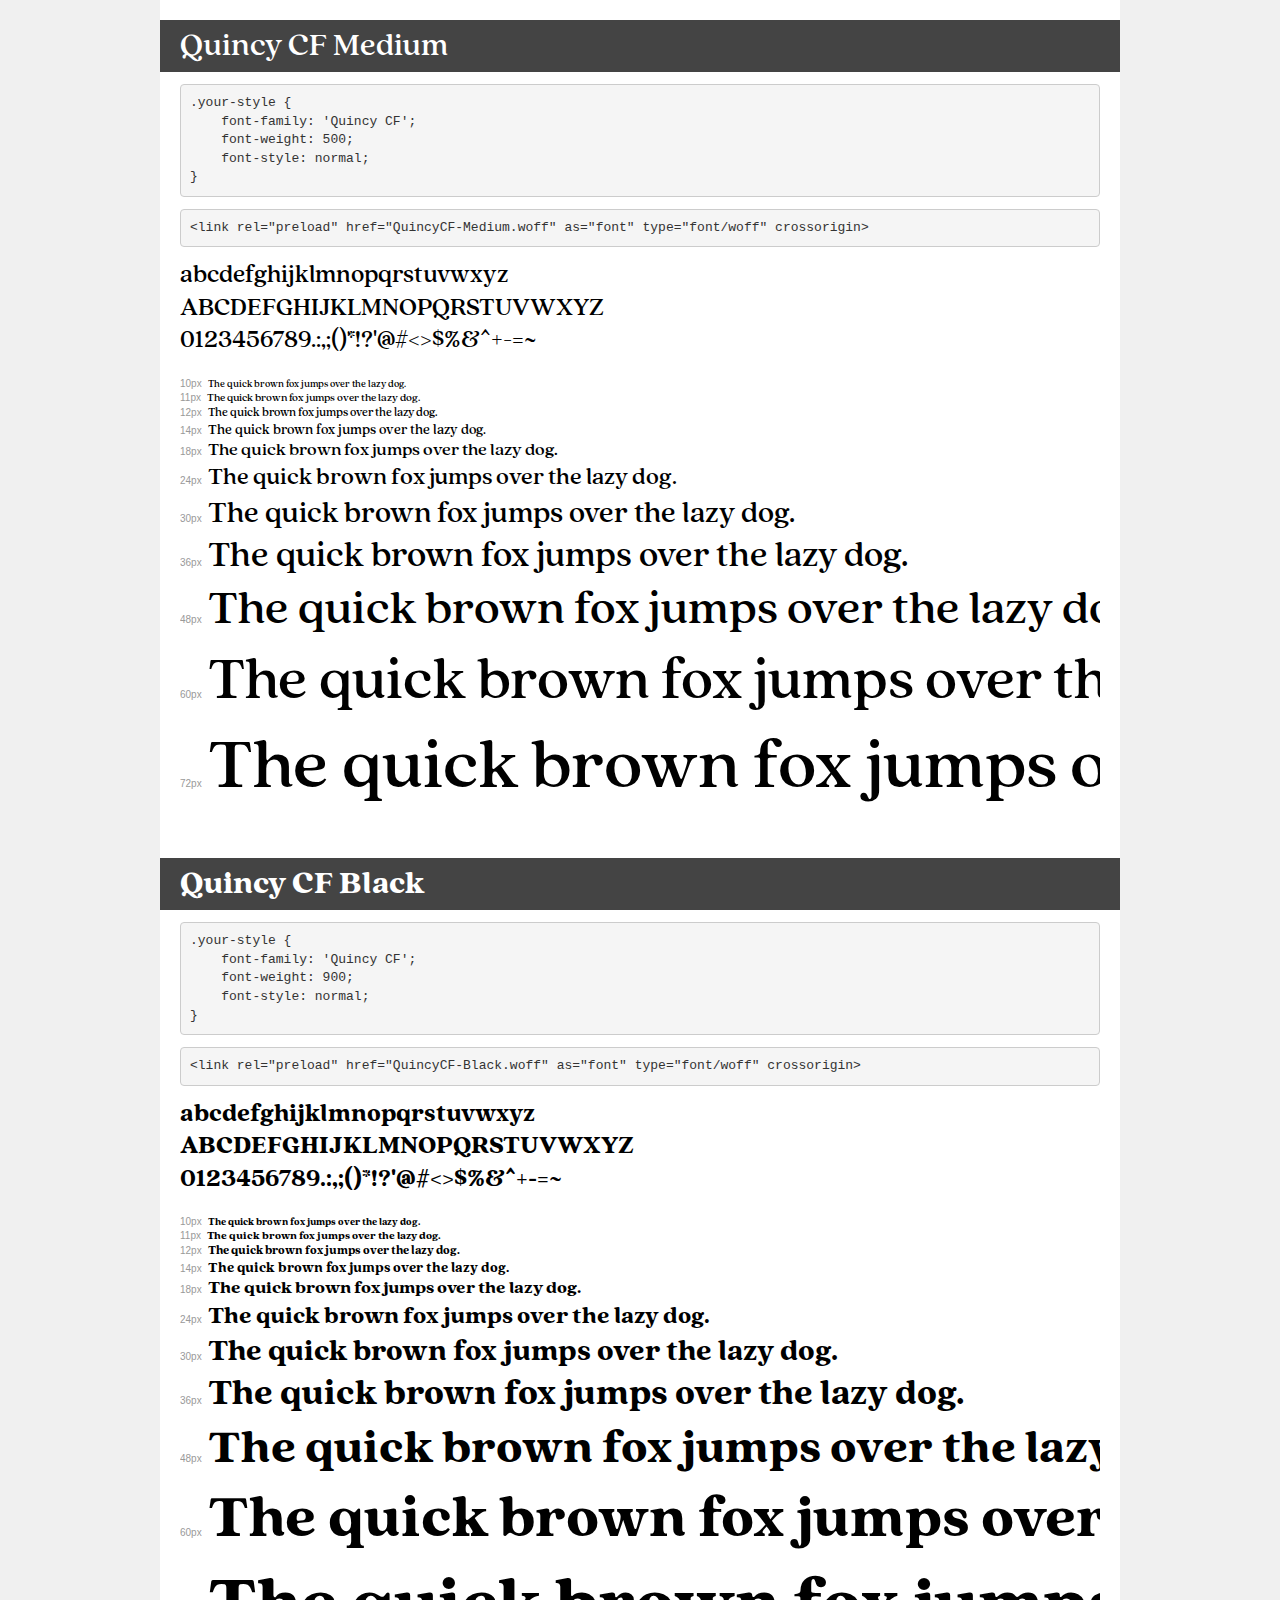
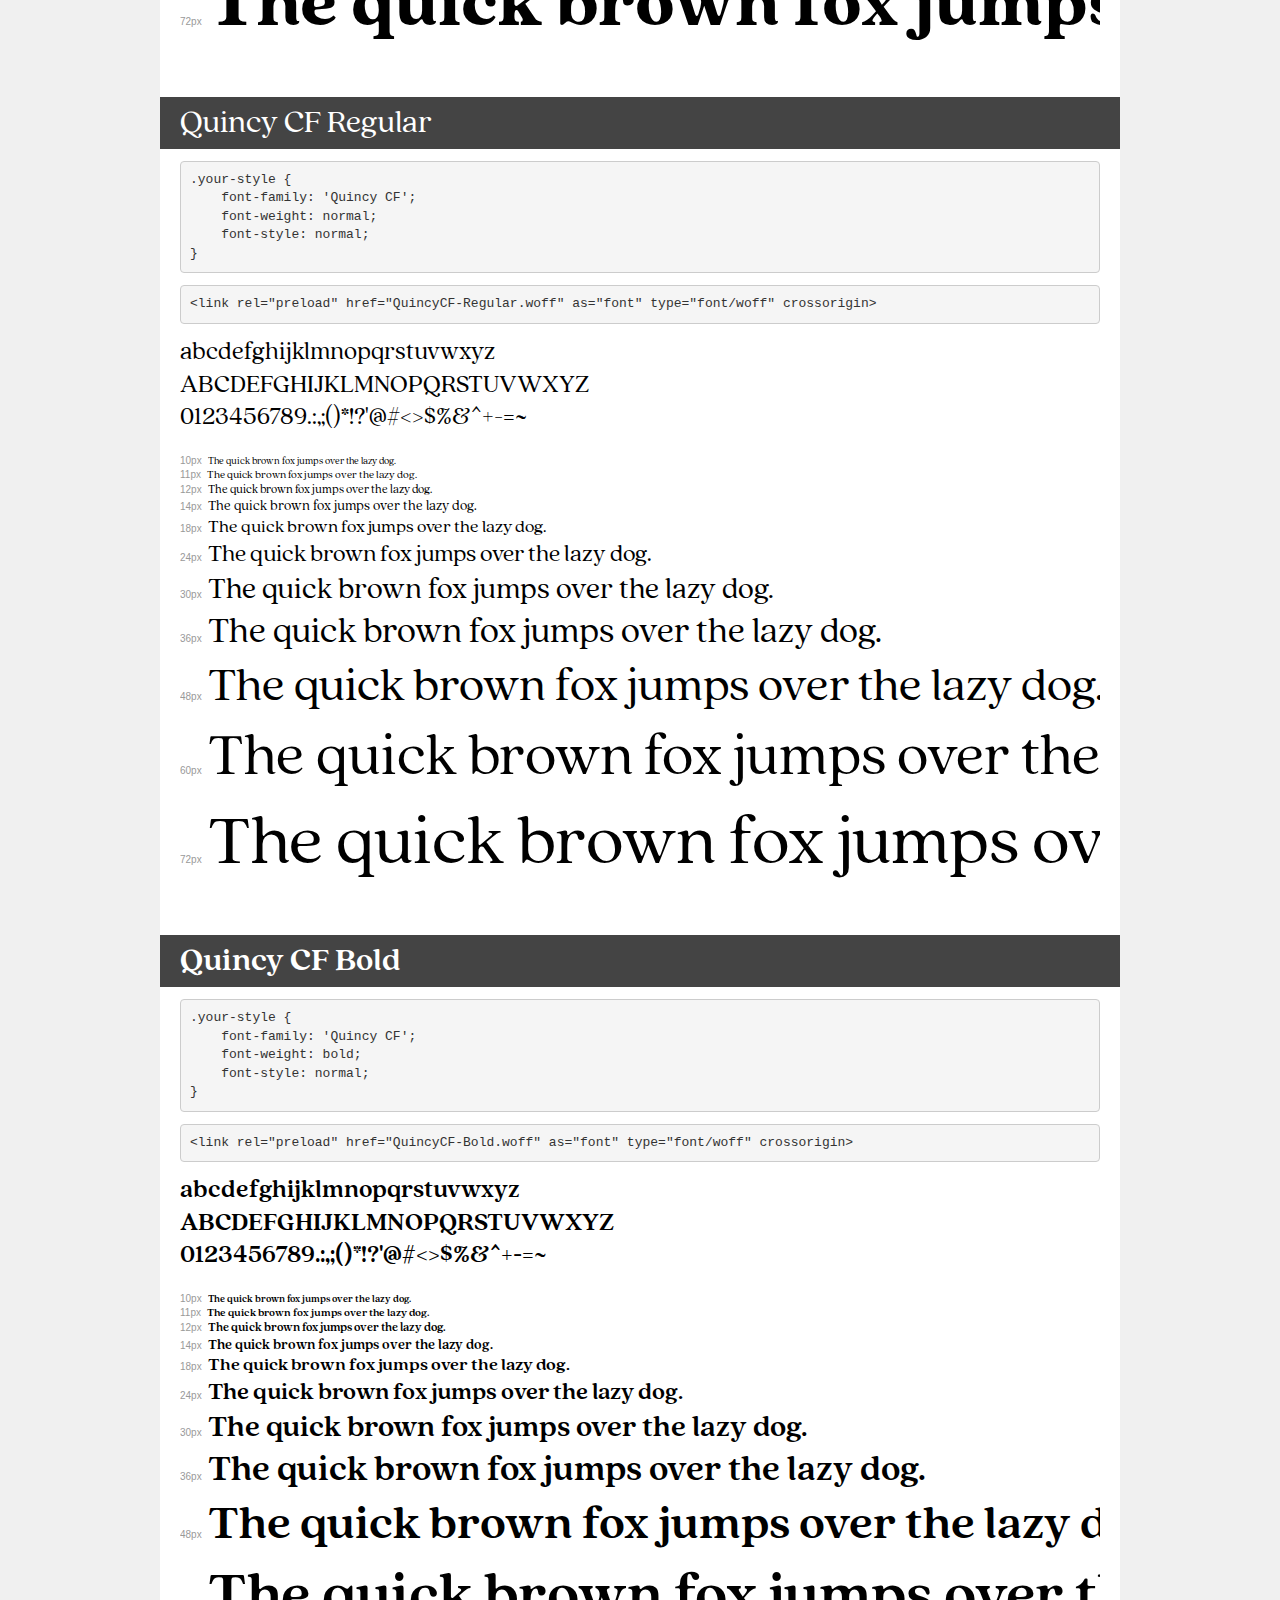
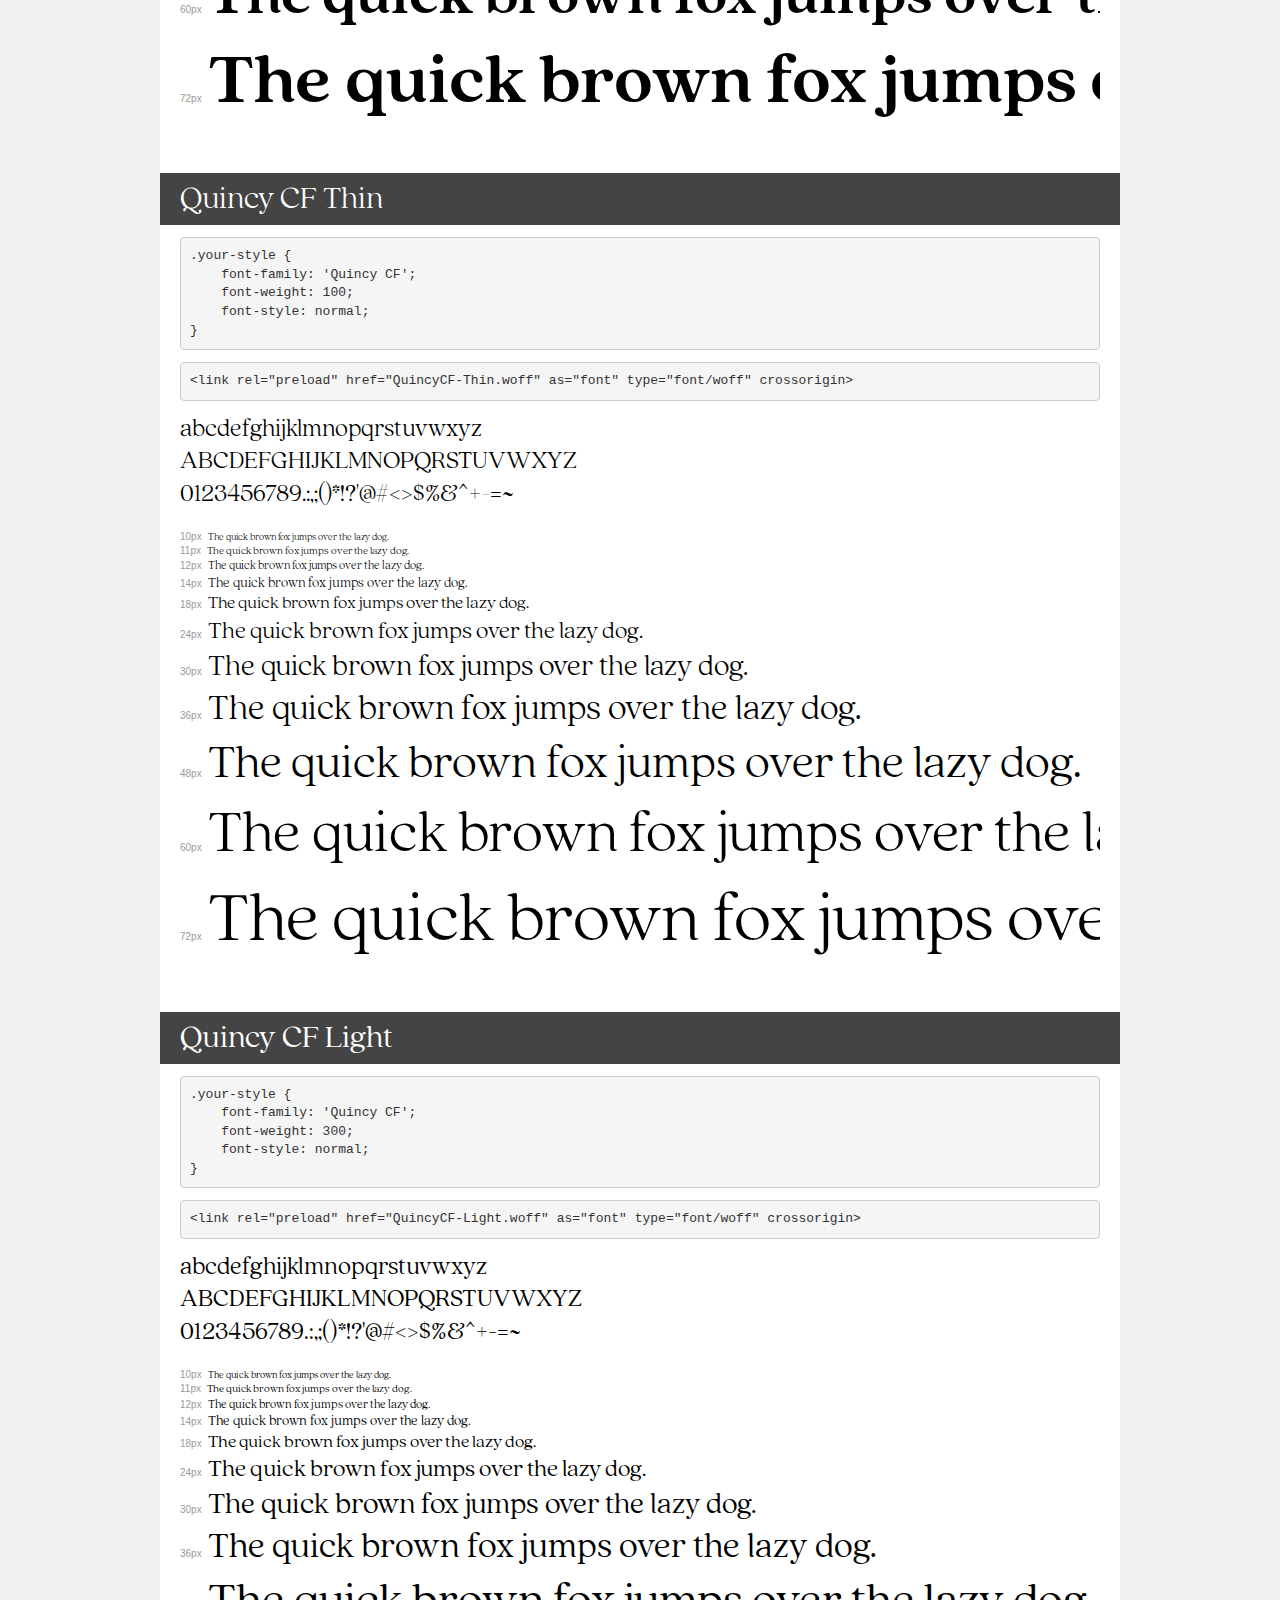
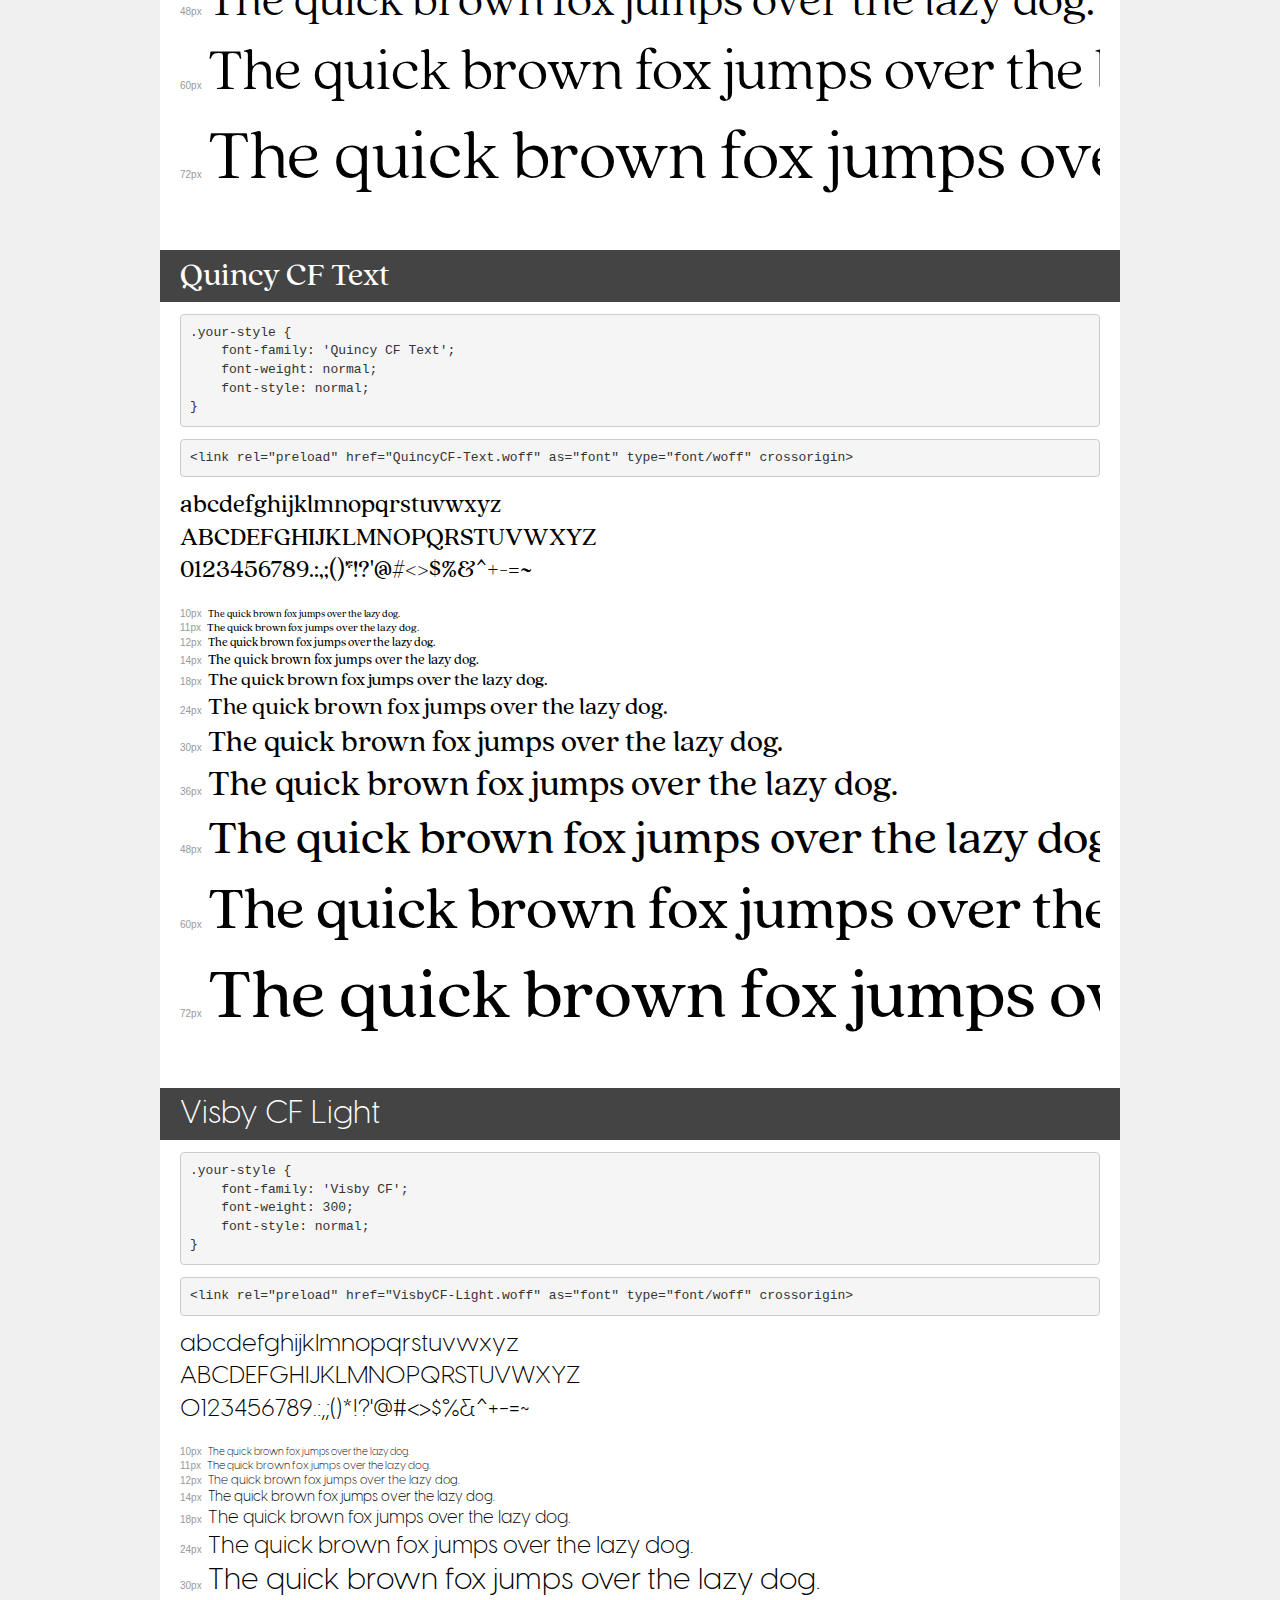
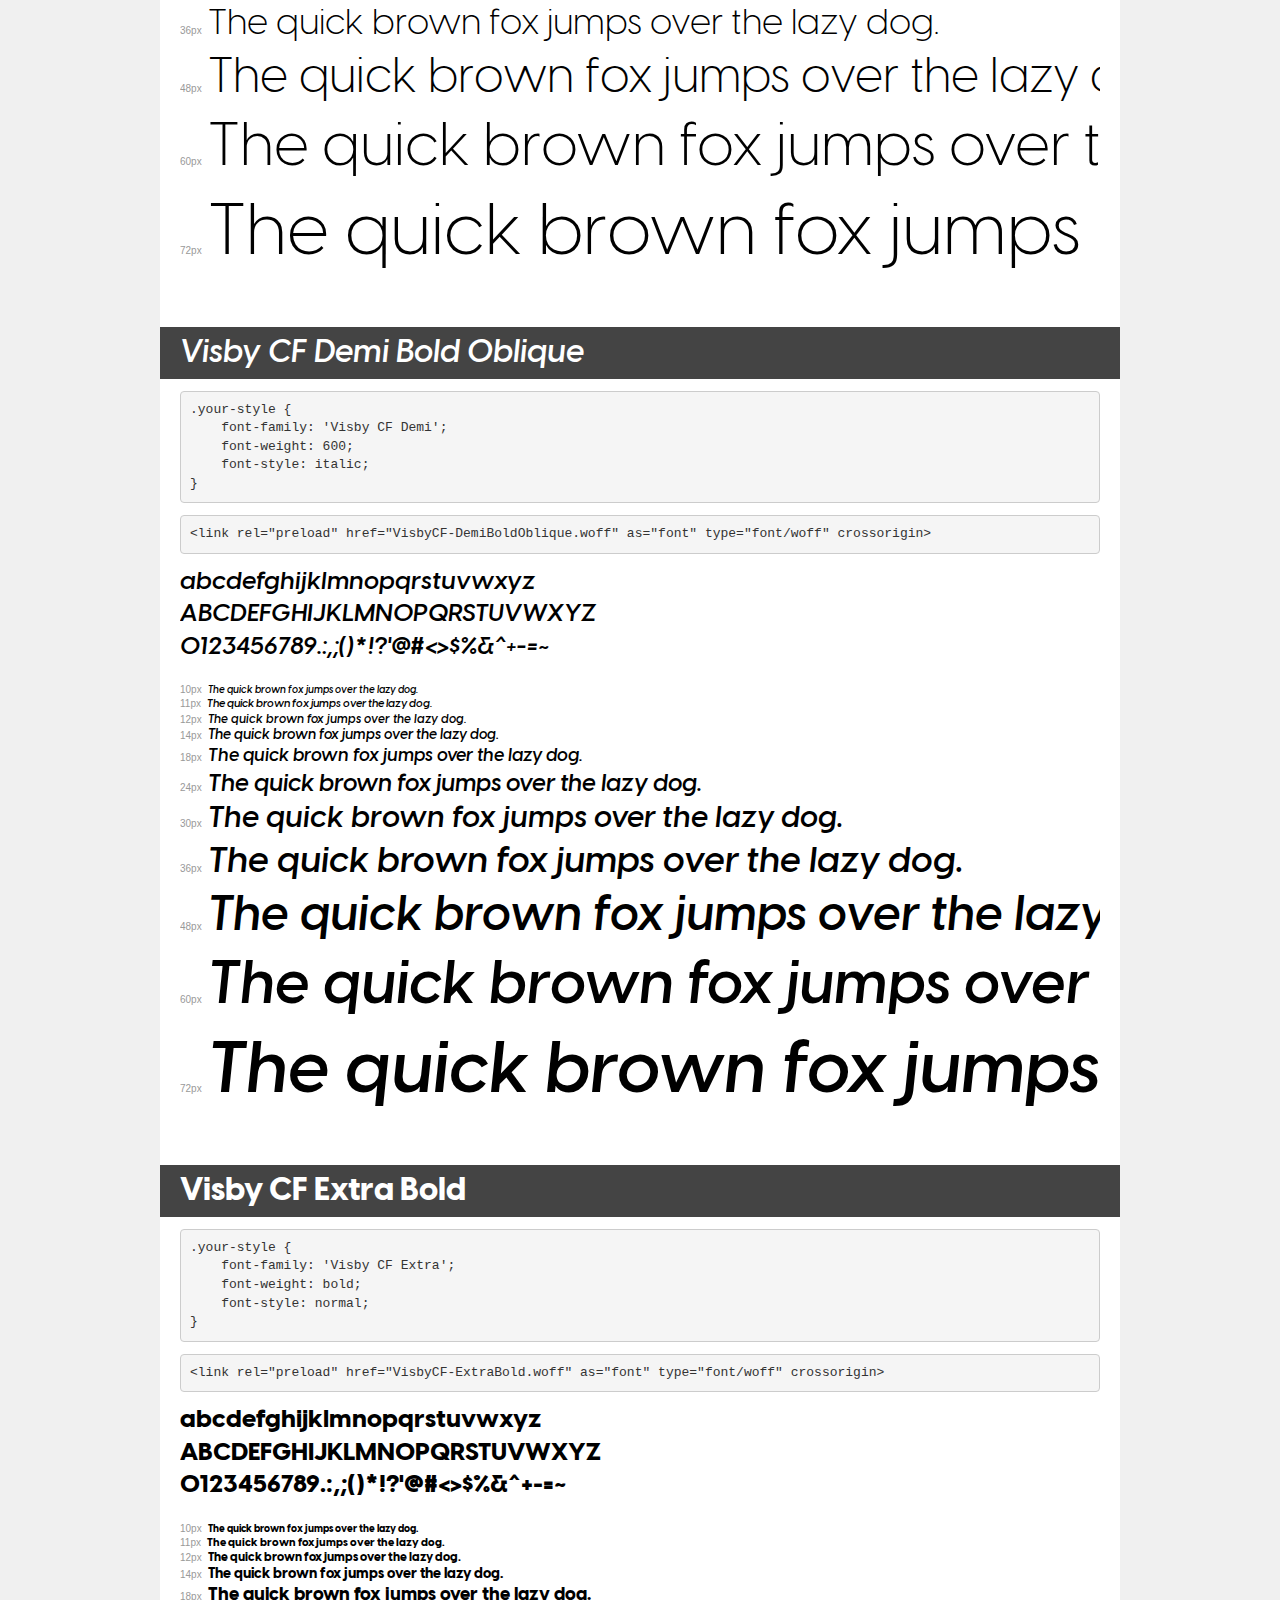
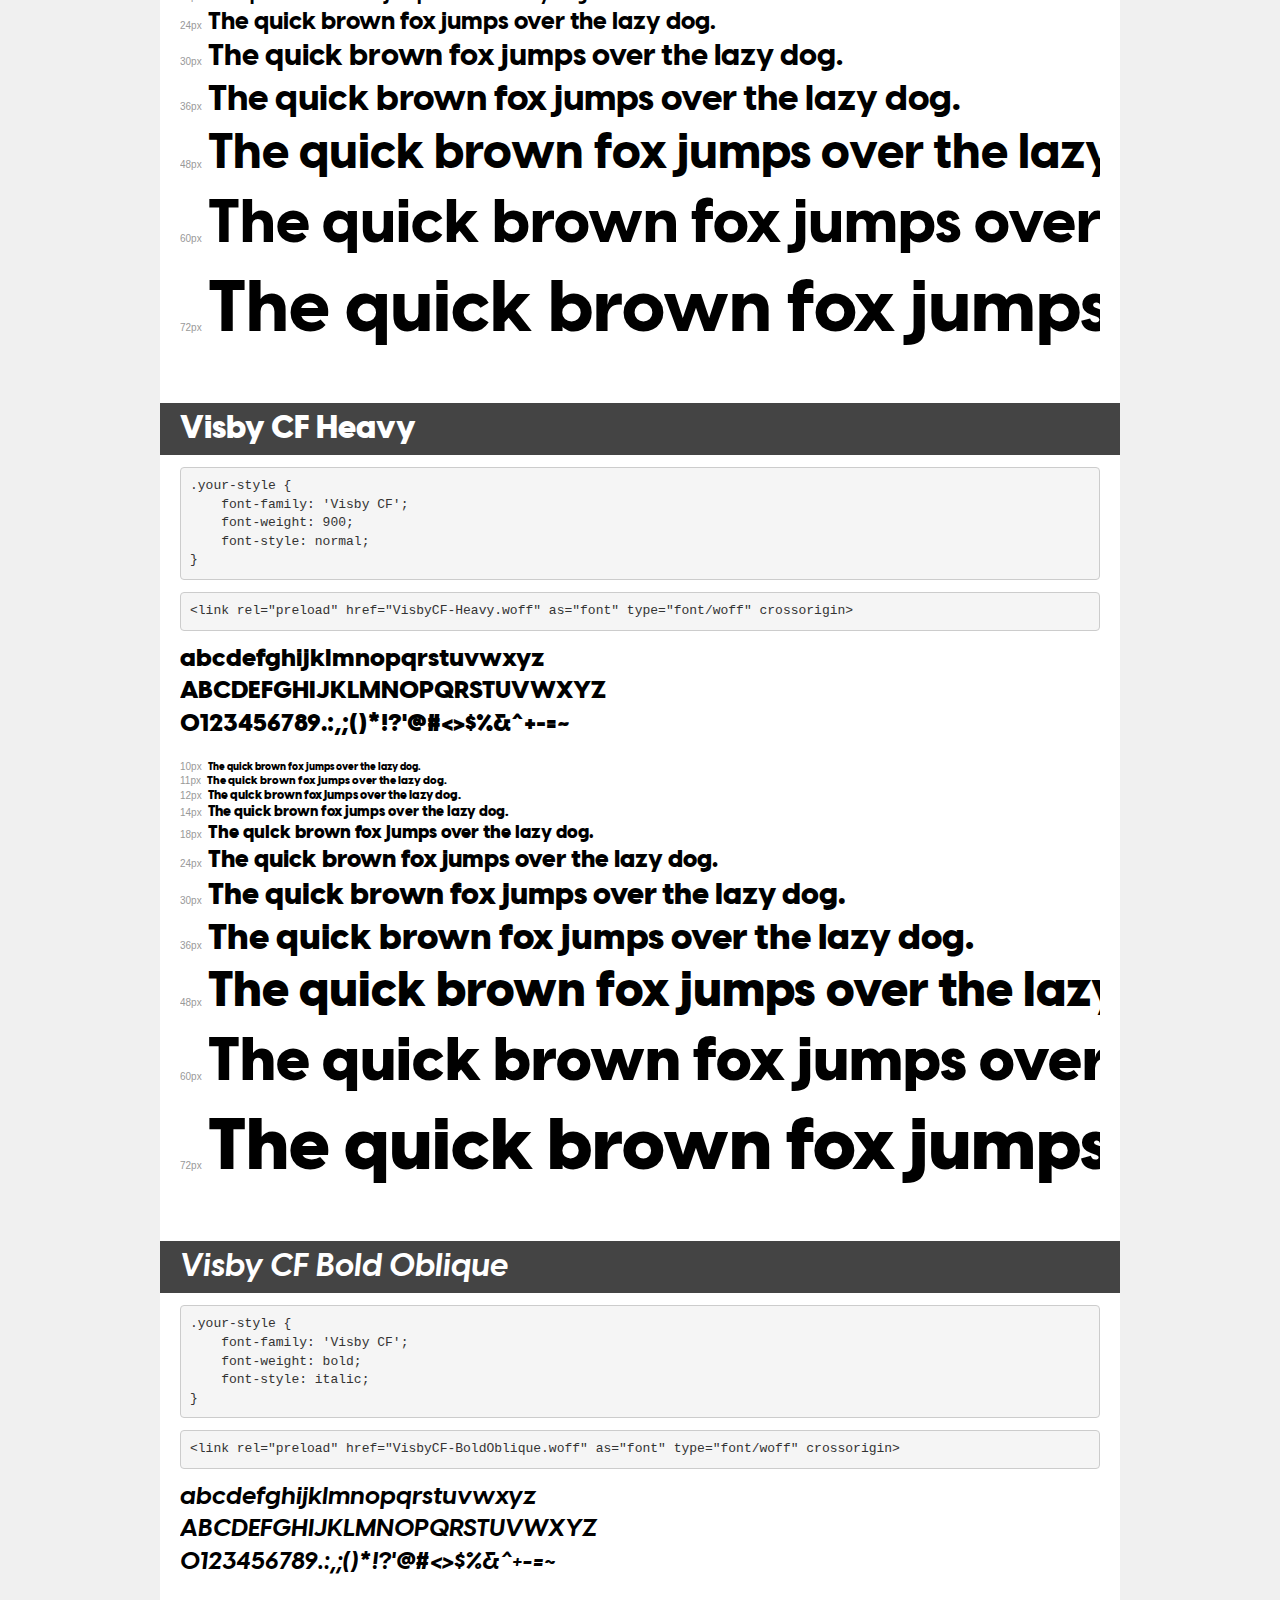
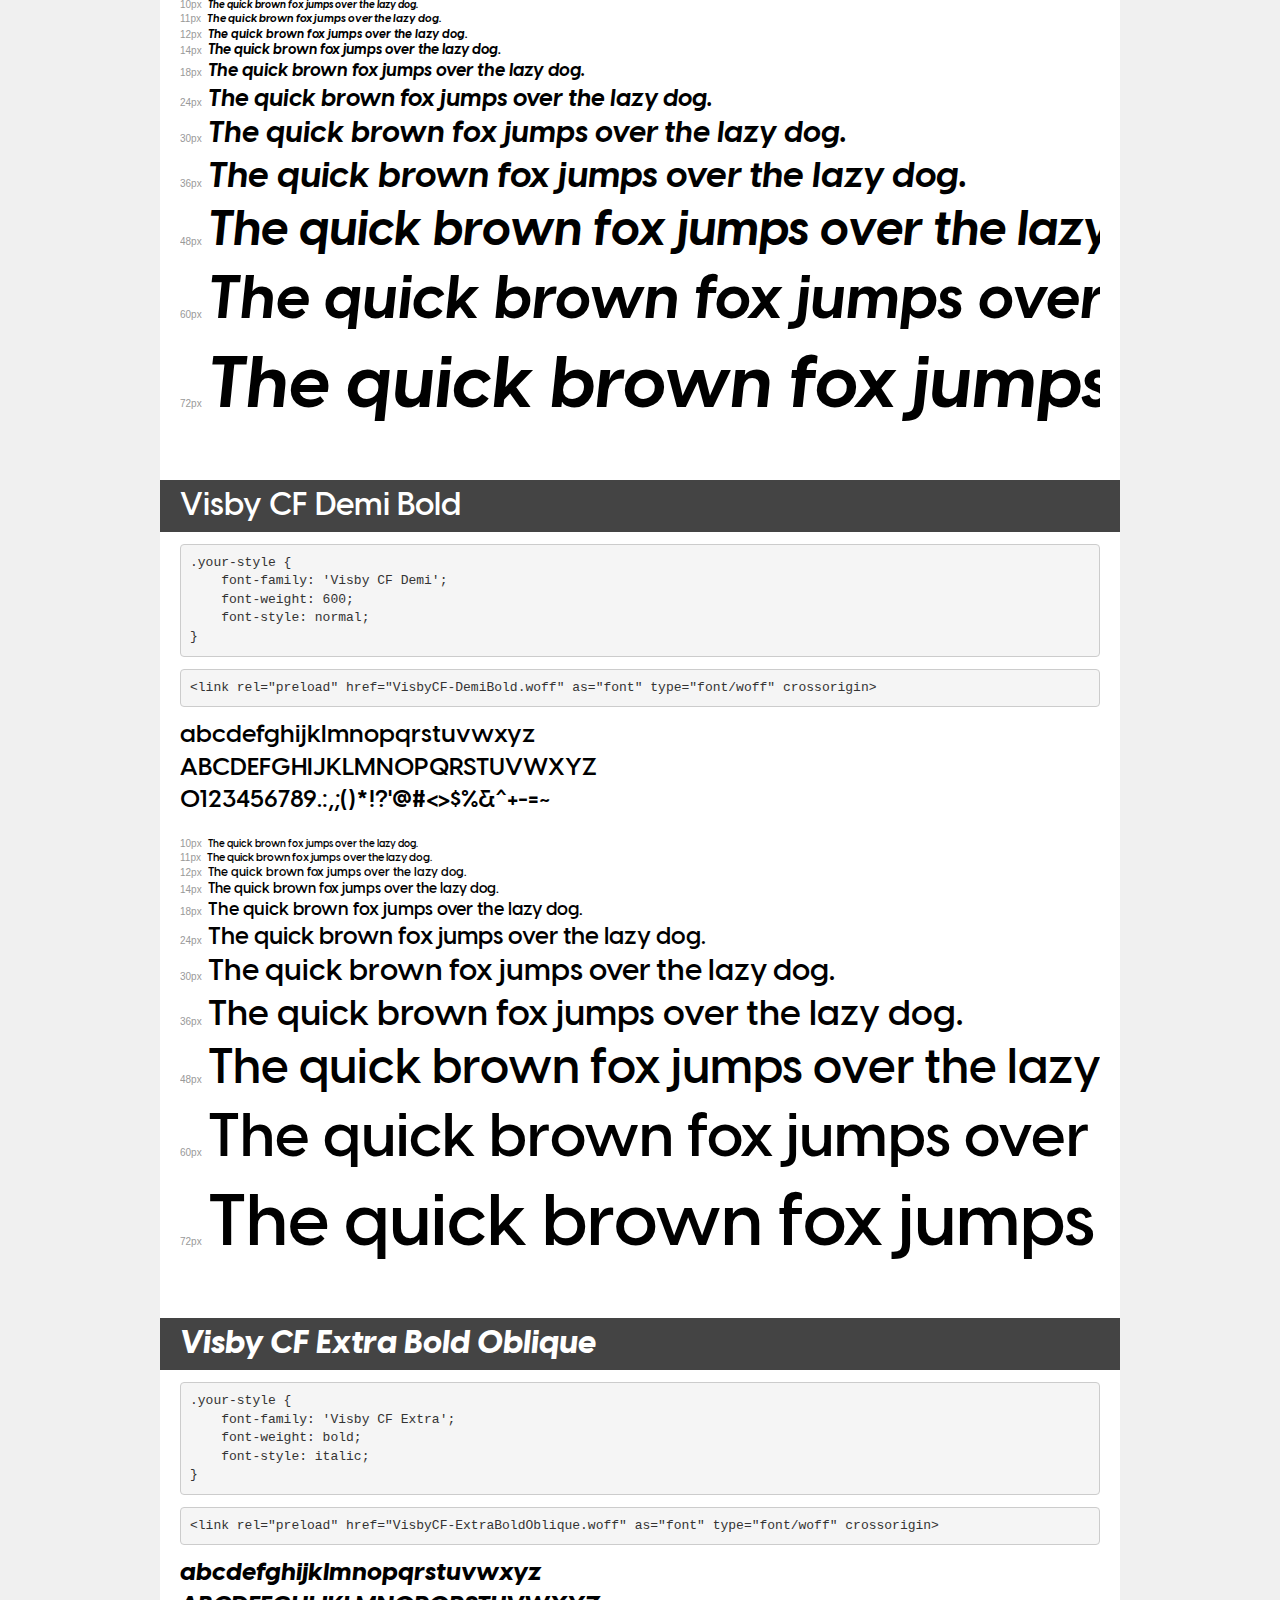
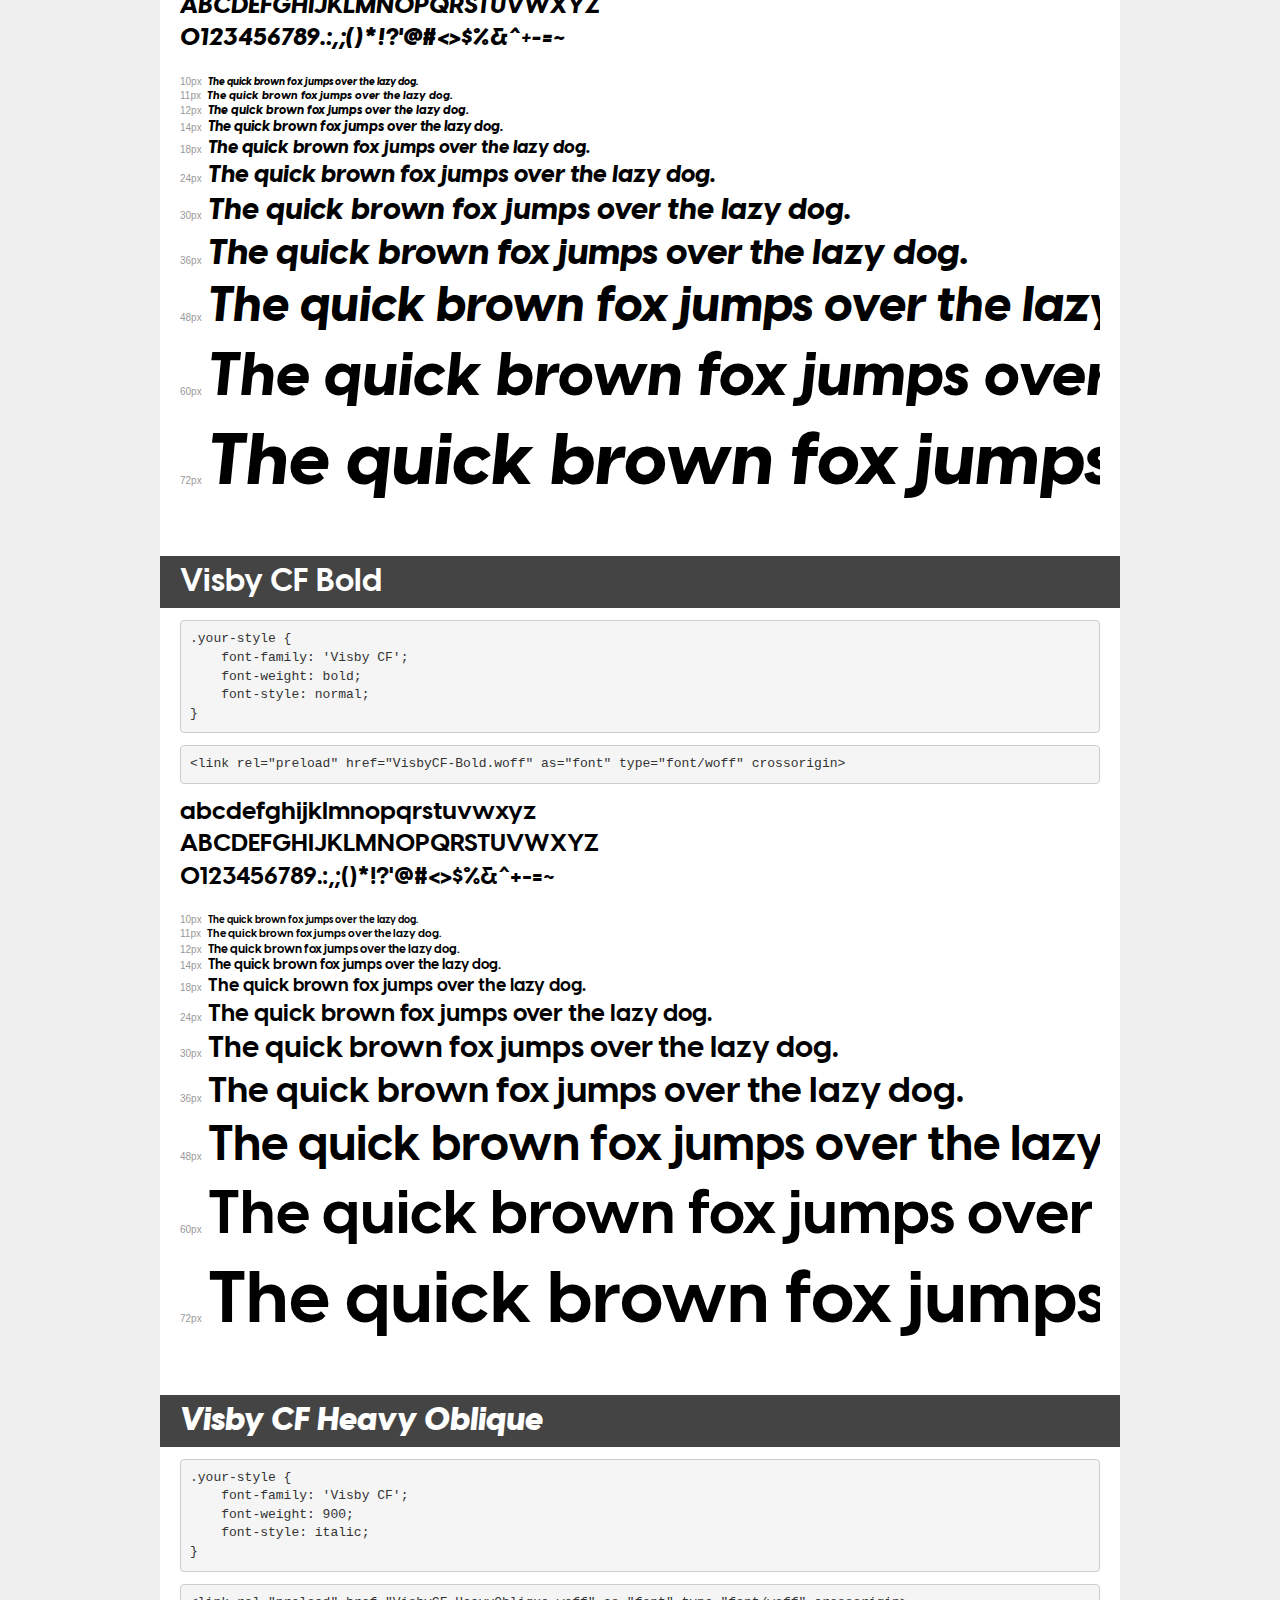
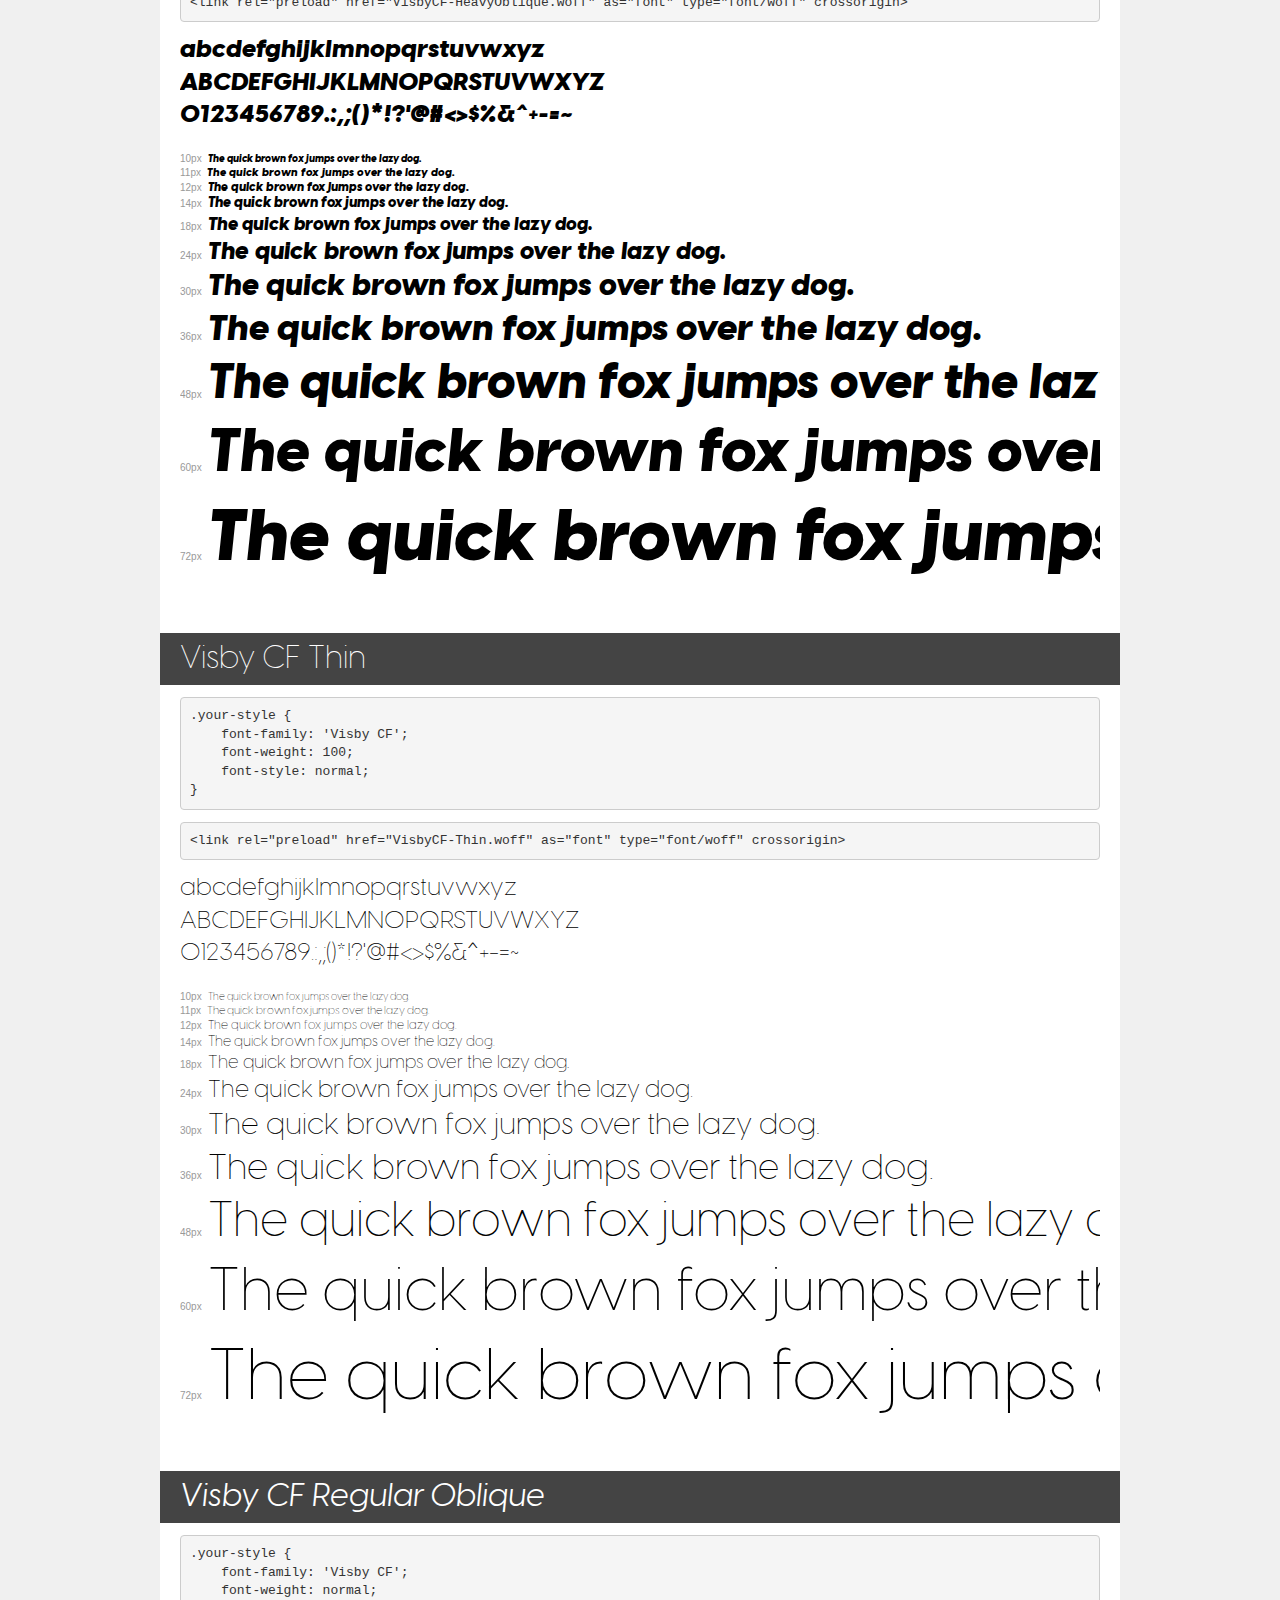
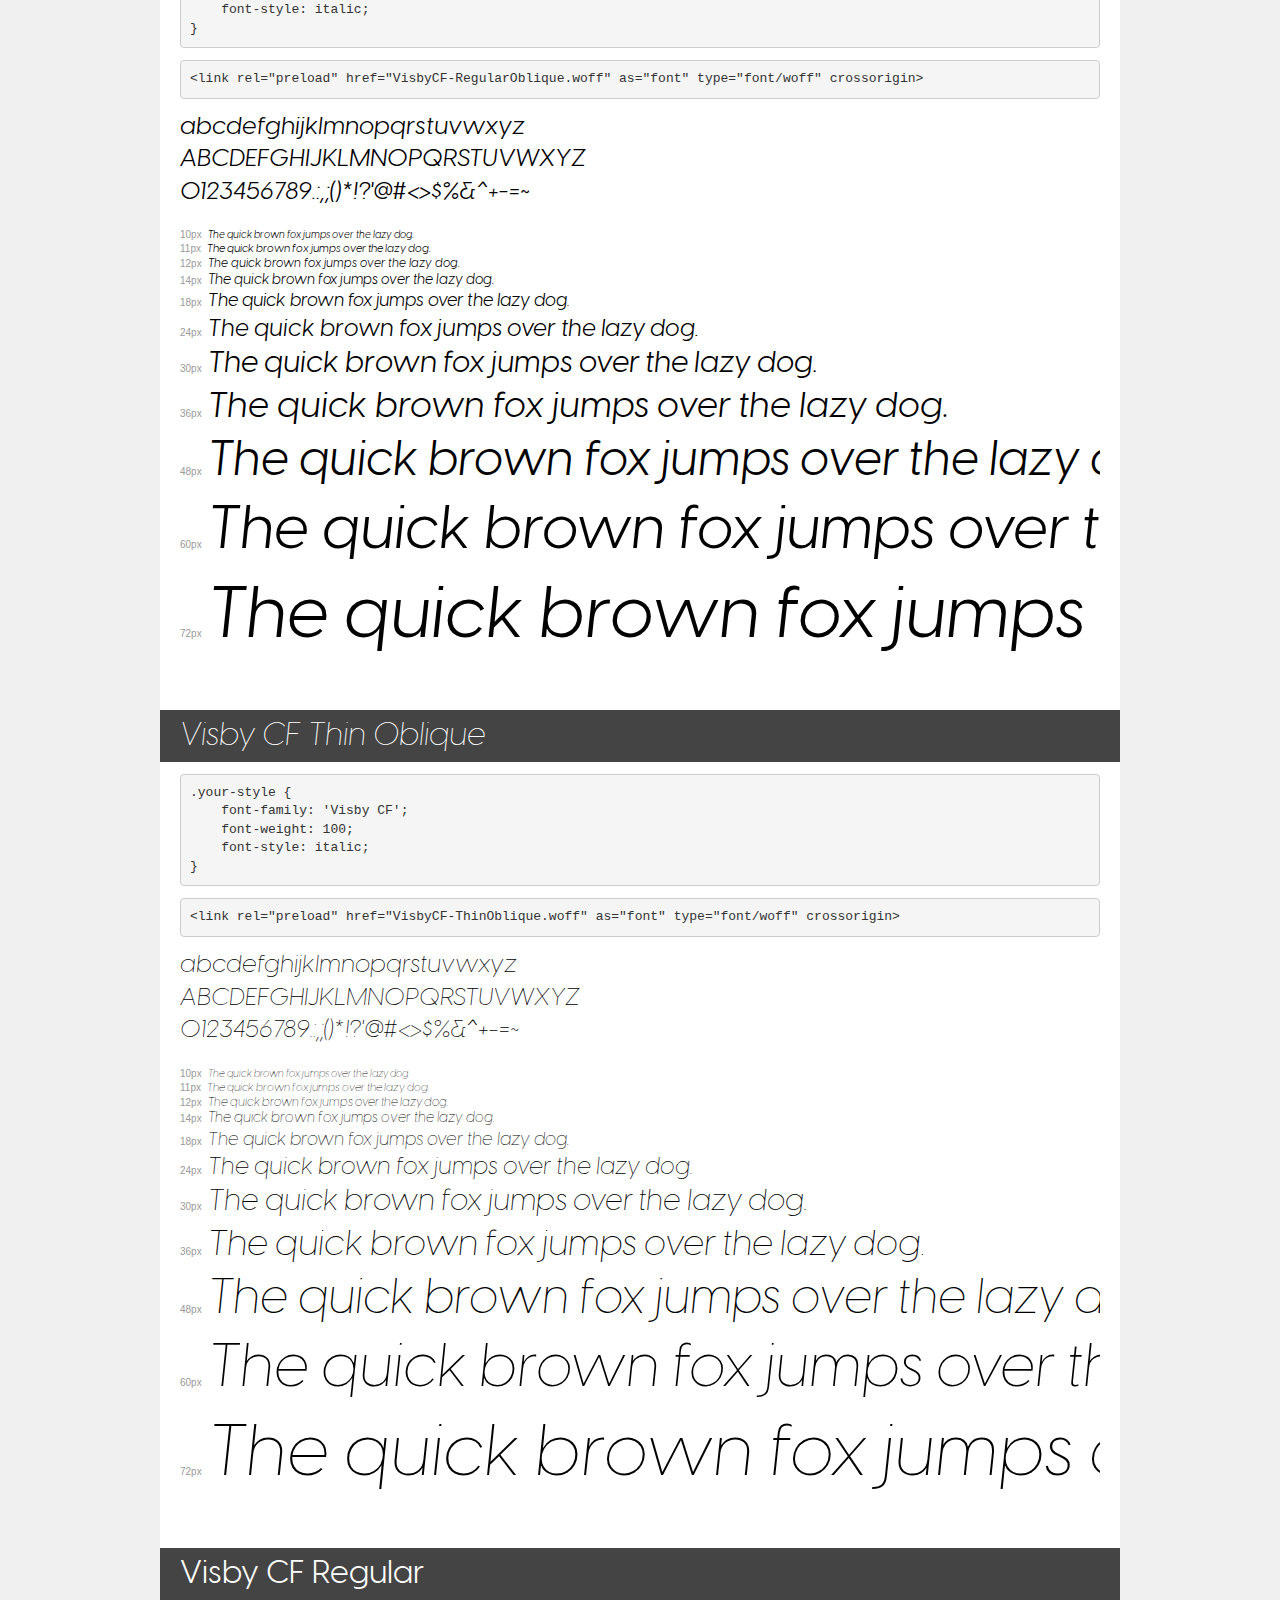
<file: fonts/demo.html>
<!DOCTYPE html>
<html lang="en">
<head>
    <meta charset="utf-8">
    <meta http-equiv="X-UA-Compatible" content="IE=edge">
    <meta name="viewport" content="width=device-width, initial-scale=1">
    <meta name="robots" content="noindex, noarchive">
    <meta name="format-detection" content="telephone=no">
    <title>Font Demo</title>
    <link href="stylesheet.css" rel="stylesheet">
    <style>
        /*
        http://meyerweb.com/eric/tools/css/reset/
        v2.0 | 20110126
        License: none (public domain)
        */
        html, body, div, span, applet, object, iframe,
        h1, h2, h3, h4, h5, h6, p, blockquote, pre,
        a, abbr, acronym, address, big, cite, code,
        del, dfn, em, img, ins, kbd, q, s, samp,
        small, strike, strong, sub, sup, tt, var,
        b, u, i, center,
        dl, dt, dd, ol, ul, li,
        fieldset, form, label, legend,
        table, caption, tbody, tfoot, thead, tr, th, td,
        article, aside, canvas, details, embed,
        figure, figcaption, footer, header, hgroup,
        menu, nav, output, ruby, section, summary,
        time, mark, audio, video {
            margin: 0;
            padding: 0;
            border: 0;
            font-size: 100%;
            font: inherit;
            vertical-align: baseline;
        }
        /* HTML5 display-role reset for older browsers */
        article, aside, details, figcaption, figure,
        footer, header, hgroup, menu, nav, section {
            display: block;
        }
        body {
            line-height: 1;
        }
        ol, ul {
            list-style: none;
        }
        blockquote, q {
            quotes: none;
        }
        blockquote:before, blockquote:after,
        q:before, q:after {
            content: '';
            content: none;
        }
        table {
            border-collapse: collapse;
            border-spacing: 0;
        }
        /* demo styles */
        body {
            background: #f0f0f0;
            color: #000;
        }
        .page {
            background: #fff;
            width: 920px;
            margin: 0 auto;
            padding: 20px 20px 0 20px;
            overflow: hidden;
        }
        .font-container {
            overflow-x: auto;
            overflow-y: hidden;
            margin-bottom: 40px;
            line-height: 1.3;
            white-space: nowrap;
            padding-bottom: 5px;
        }
        h1 {
            position: relative;
            background: #444;
            font-size: 32px;
            color: #fff;
            padding: 10px 20px;
            margin: 0 -20px 12px -20px;
        }
        .letters {
            font-size: 25px;
            margin-bottom: 20px;
        }
        .s10:before {
            content: '10px';
        }
        .s11:before {
            content: '11px';
        }
        .s12:before {
            content: '12px';
        }
        .s14:before {
            content: '14px';
        }
        .s18:before {
            content: '18px';
        }
        .s24:before {
            content: '24px';
        }
        .s30:before {
            content: '30px';
        }
        .s36:before {
            content: '36px';
        }
        .s48:before {
            content: '48px';
        }
        .s60:before {
            content: '60px';
        }
        .s72:before {
            content: '72px';
        }
        .s10:before, .s11:before, .s12:before, .s14:before,
        .s18:before, .s24:before, .s30:before, .s36:before,
        .s48:before, .s60:before, .s72:before {
            font-family: Arial, sans-serif;
            font-size: 10px;
            font-weight: normal;
            font-style: normal;
            color: #999;
            padding-right: 6px;
        }
        pre {
            display: block;
            padding: 9px;
            margin: 0 0 12px;
            font-family: Monaco, Menlo, Consolas, "Courier New", monospace;
            font-size: 13px;
            line-height: 1.428571429;
            color: #333;
            font-weight: normal;
            font-style: normal;
            background-color: #f5f5f5;
            border: 1px solid #ccc;
            overflow-x: auto;
            border-radius: 4px;
        }
        /* responsive */
        @media (max-width: 959px) {
            .page {
                width: auto;
                margin: 0;
            }
        }
    </style>
</head>
<body>
<div class="page">
    <div class="demo">
        <h1 style="font-family: 'Quincy CF'; font-weight: 500; font-style: normal;">Quincy CF Medium</h1>
        <pre title="Usage">.your-style {
    font-family: 'Quincy CF';
    font-weight: 500;
    font-style: normal;
}</pre>
        <pre title="Preload (optional)">
&lt;link rel=&quot;preload&quot; href=&quot;QuincyCF-Medium.woff&quot; as=&quot;font&quot; type=&quot;font/woff&quot; crossorigin&gt;</pre>
        <div class="font-container" style="font-family: 'Quincy CF'; font-weight: 500; font-style: normal;">
            <p class="letters">
                abcdefghijklmnopqrstuvwxyz<br>
ABCDEFGHIJKLMNOPQRSTUVWXYZ<br>
                0123456789.:,;()*!?'@#&lt;&gt;$%&^+-=~
            </p>
            <p class="s10" style="font-size: 10px;">The quick brown fox jumps over the lazy dog.</p>
            <p class="s11" style="font-size: 11px;">The quick brown fox jumps over the lazy dog.</p>
            <p class="s12" style="font-size: 12px;">The quick brown fox jumps over the lazy dog.</p>
            <p class="s14" style="font-size: 14px;">The quick brown fox jumps over the lazy dog.</p>
            <p class="s18" style="font-size: 18px;">The quick brown fox jumps over the lazy dog.</p>
            <p class="s24" style="font-size: 24px;">The quick brown fox jumps over the lazy dog.</p>
            <p class="s30" style="font-size: 30px;">The quick brown fox jumps over the lazy dog.</p>
            <p class="s36" style="font-size: 36px;">The quick brown fox jumps over the lazy dog.</p>
            <p class="s48" style="font-size: 48px;">The quick brown fox jumps over the lazy dog.</p>
            <p class="s60" style="font-size: 60px;">The quick brown fox jumps over the lazy dog.</p>
            <p class="s72" style="font-size: 72px;">The quick brown fox jumps over the lazy dog.</p>
        </div>
    </div>

    <div class="demo">
        <h1 style="font-family: 'Quincy CF'; font-weight: 900; font-style: normal;">Quincy CF Black</h1>
        <pre title="Usage">.your-style {
    font-family: 'Quincy CF';
    font-weight: 900;
    font-style: normal;
}</pre>
        <pre title="Preload (optional)">
&lt;link rel=&quot;preload&quot; href=&quot;QuincyCF-Black.woff&quot; as=&quot;font&quot; type=&quot;font/woff&quot; crossorigin&gt;</pre>
        <div class="font-container" style="font-family: 'Quincy CF'; font-weight: 900; font-style: normal;">
            <p class="letters">
                abcdefghijklmnopqrstuvwxyz<br>
ABCDEFGHIJKLMNOPQRSTUVWXYZ<br>
                0123456789.:,;()*!?'@#&lt;&gt;$%&^+-=~
            </p>
            <p class="s10" style="font-size: 10px;">The quick brown fox jumps over the lazy dog.</p>
            <p class="s11" style="font-size: 11px;">The quick brown fox jumps over the lazy dog.</p>
            <p class="s12" style="font-size: 12px;">The quick brown fox jumps over the lazy dog.</p>
            <p class="s14" style="font-size: 14px;">The quick brown fox jumps over the lazy dog.</p>
            <p class="s18" style="font-size: 18px;">The quick brown fox jumps over the lazy dog.</p>
            <p class="s24" style="font-size: 24px;">The quick brown fox jumps over the lazy dog.</p>
            <p class="s30" style="font-size: 30px;">The quick brown fox jumps over the lazy dog.</p>
            <p class="s36" style="font-size: 36px;">The quick brown fox jumps over the lazy dog.</p>
            <p class="s48" style="font-size: 48px;">The quick brown fox jumps over the lazy dog.</p>
            <p class="s60" style="font-size: 60px;">The quick brown fox jumps over the lazy dog.</p>
            <p class="s72" style="font-size: 72px;">The quick brown fox jumps over the lazy dog.</p>
        </div>
    </div>

    <div class="demo">
        <h1 style="font-family: 'Quincy CF'; font-weight: normal; font-style: normal;">Quincy CF Regular</h1>
        <pre title="Usage">.your-style {
    font-family: 'Quincy CF';
    font-weight: normal;
    font-style: normal;
}</pre>
        <pre title="Preload (optional)">
&lt;link rel=&quot;preload&quot; href=&quot;QuincyCF-Regular.woff&quot; as=&quot;font&quot; type=&quot;font/woff&quot; crossorigin&gt;</pre>
        <div class="font-container" style="font-family: 'Quincy CF'; font-weight: normal; font-style: normal;">
            <p class="letters">
                abcdefghijklmnopqrstuvwxyz<br>
ABCDEFGHIJKLMNOPQRSTUVWXYZ<br>
                0123456789.:,;()*!?'@#&lt;&gt;$%&^+-=~
            </p>
            <p class="s10" style="font-size: 10px;">The quick brown fox jumps over the lazy dog.</p>
            <p class="s11" style="font-size: 11px;">The quick brown fox jumps over the lazy dog.</p>
            <p class="s12" style="font-size: 12px;">The quick brown fox jumps over the lazy dog.</p>
            <p class="s14" style="font-size: 14px;">The quick brown fox jumps over the lazy dog.</p>
            <p class="s18" style="font-size: 18px;">The quick brown fox jumps over the lazy dog.</p>
            <p class="s24" style="font-size: 24px;">The quick brown fox jumps over the lazy dog.</p>
            <p class="s30" style="font-size: 30px;">The quick brown fox jumps over the lazy dog.</p>
            <p class="s36" style="font-size: 36px;">The quick brown fox jumps over the lazy dog.</p>
            <p class="s48" style="font-size: 48px;">The quick brown fox jumps over the lazy dog.</p>
            <p class="s60" style="font-size: 60px;">The quick brown fox jumps over the lazy dog.</p>
            <p class="s72" style="font-size: 72px;">The quick brown fox jumps over the lazy dog.</p>
        </div>
    </div>

    <div class="demo">
        <h1 style="font-family: 'Quincy CF'; font-weight: bold; font-style: normal;">Quincy CF Bold</h1>
        <pre title="Usage">.your-style {
    font-family: 'Quincy CF';
    font-weight: bold;
    font-style: normal;
}</pre>
        <pre title="Preload (optional)">
&lt;link rel=&quot;preload&quot; href=&quot;QuincyCF-Bold.woff&quot; as=&quot;font&quot; type=&quot;font/woff&quot; crossorigin&gt;</pre>
        <div class="font-container" style="font-family: 'Quincy CF'; font-weight: bold; font-style: normal;">
            <p class="letters">
                abcdefghijklmnopqrstuvwxyz<br>
ABCDEFGHIJKLMNOPQRSTUVWXYZ<br>
                0123456789.:,;()*!?'@#&lt;&gt;$%&^+-=~
            </p>
            <p class="s10" style="font-size: 10px;">The quick brown fox jumps over the lazy dog.</p>
            <p class="s11" style="font-size: 11px;">The quick brown fox jumps over the lazy dog.</p>
            <p class="s12" style="font-size: 12px;">The quick brown fox jumps over the lazy dog.</p>
            <p class="s14" style="font-size: 14px;">The quick brown fox jumps over the lazy dog.</p>
            <p class="s18" style="font-size: 18px;">The quick brown fox jumps over the lazy dog.</p>
            <p class="s24" style="font-size: 24px;">The quick brown fox jumps over the lazy dog.</p>
            <p class="s30" style="font-size: 30px;">The quick brown fox jumps over the lazy dog.</p>
            <p class="s36" style="font-size: 36px;">The quick brown fox jumps over the lazy dog.</p>
            <p class="s48" style="font-size: 48px;">The quick brown fox jumps over the lazy dog.</p>
            <p class="s60" style="font-size: 60px;">The quick brown fox jumps over the lazy dog.</p>
            <p class="s72" style="font-size: 72px;">The quick brown fox jumps over the lazy dog.</p>
        </div>
    </div>

    <div class="demo">
        <h1 style="font-family: 'Quincy CF'; font-weight: 100; font-style: normal;">Quincy CF Thin</h1>
        <pre title="Usage">.your-style {
    font-family: 'Quincy CF';
    font-weight: 100;
    font-style: normal;
}</pre>
        <pre title="Preload (optional)">
&lt;link rel=&quot;preload&quot; href=&quot;QuincyCF-Thin.woff&quot; as=&quot;font&quot; type=&quot;font/woff&quot; crossorigin&gt;</pre>
        <div class="font-container" style="font-family: 'Quincy CF'; font-weight: 100; font-style: normal;">
            <p class="letters">
                abcdefghijklmnopqrstuvwxyz<br>
ABCDEFGHIJKLMNOPQRSTUVWXYZ<br>
                0123456789.:,;()*!?'@#&lt;&gt;$%&^+-=~
            </p>
            <p class="s10" style="font-size: 10px;">The quick brown fox jumps over the lazy dog.</p>
            <p class="s11" style="font-size: 11px;">The quick brown fox jumps over the lazy dog.</p>
            <p class="s12" style="font-size: 12px;">The quick brown fox jumps over the lazy dog.</p>
            <p class="s14" style="font-size: 14px;">The quick brown fox jumps over the lazy dog.</p>
            <p class="s18" style="font-size: 18px;">The quick brown fox jumps over the lazy dog.</p>
            <p class="s24" style="font-size: 24px;">The quick brown fox jumps over the lazy dog.</p>
            <p class="s30" style="font-size: 30px;">The quick brown fox jumps over the lazy dog.</p>
            <p class="s36" style="font-size: 36px;">The quick brown fox jumps over the lazy dog.</p>
            <p class="s48" style="font-size: 48px;">The quick brown fox jumps over the lazy dog.</p>
            <p class="s60" style="font-size: 60px;">The quick brown fox jumps over the lazy dog.</p>
            <p class="s72" style="font-size: 72px;">The quick brown fox jumps over the lazy dog.</p>
        </div>
    </div>

    <div class="demo">
        <h1 style="font-family: 'Quincy CF'; font-weight: 300; font-style: normal;">Quincy CF Light</h1>
        <pre title="Usage">.your-style {
    font-family: 'Quincy CF';
    font-weight: 300;
    font-style: normal;
}</pre>
        <pre title="Preload (optional)">
&lt;link rel=&quot;preload&quot; href=&quot;QuincyCF-Light.woff&quot; as=&quot;font&quot; type=&quot;font/woff&quot; crossorigin&gt;</pre>
        <div class="font-container" style="font-family: 'Quincy CF'; font-weight: 300; font-style: normal;">
            <p class="letters">
                abcdefghijklmnopqrstuvwxyz<br>
ABCDEFGHIJKLMNOPQRSTUVWXYZ<br>
                0123456789.:,;()*!?'@#&lt;&gt;$%&^+-=~
            </p>
            <p class="s10" style="font-size: 10px;">The quick brown fox jumps over the lazy dog.</p>
            <p class="s11" style="font-size: 11px;">The quick brown fox jumps over the lazy dog.</p>
            <p class="s12" style="font-size: 12px;">The quick brown fox jumps over the lazy dog.</p>
            <p class="s14" style="font-size: 14px;">The quick brown fox jumps over the lazy dog.</p>
            <p class="s18" style="font-size: 18px;">The quick brown fox jumps over the lazy dog.</p>
            <p class="s24" style="font-size: 24px;">The quick brown fox jumps over the lazy dog.</p>
            <p class="s30" style="font-size: 30px;">The quick brown fox jumps over the lazy dog.</p>
            <p class="s36" style="font-size: 36px;">The quick brown fox jumps over the lazy dog.</p>
            <p class="s48" style="font-size: 48px;">The quick brown fox jumps over the lazy dog.</p>
            <p class="s60" style="font-size: 60px;">The quick brown fox jumps over the lazy dog.</p>
            <p class="s72" style="font-size: 72px;">The quick brown fox jumps over the lazy dog.</p>
        </div>
    </div>

    <div class="demo">
        <h1 style="font-family: 'Quincy CF Text'; font-weight: normal; font-style: normal;">Quincy CF Text</h1>
        <pre title="Usage">.your-style {
    font-family: 'Quincy CF Text';
    font-weight: normal;
    font-style: normal;
}</pre>
        <pre title="Preload (optional)">
&lt;link rel=&quot;preload&quot; href=&quot;QuincyCF-Text.woff&quot; as=&quot;font&quot; type=&quot;font/woff&quot; crossorigin&gt;</pre>
        <div class="font-container" style="font-family: 'Quincy CF Text'; font-weight: normal; font-style: normal;">
            <p class="letters">
                abcdefghijklmnopqrstuvwxyz<br>
ABCDEFGHIJKLMNOPQRSTUVWXYZ<br>
                0123456789.:,;()*!?'@#&lt;&gt;$%&^+-=~
            </p>
            <p class="s10" style="font-size: 10px;">The quick brown fox jumps over the lazy dog.</p>
            <p class="s11" style="font-size: 11px;">The quick brown fox jumps over the lazy dog.</p>
            <p class="s12" style="font-size: 12px;">The quick brown fox jumps over the lazy dog.</p>
            <p class="s14" style="font-size: 14px;">The quick brown fox jumps over the lazy dog.</p>
            <p class="s18" style="font-size: 18px;">The quick brown fox jumps over the lazy dog.</p>
            <p class="s24" style="font-size: 24px;">The quick brown fox jumps over the lazy dog.</p>
            <p class="s30" style="font-size: 30px;">The quick brown fox jumps over the lazy dog.</p>
            <p class="s36" style="font-size: 36px;">The quick brown fox jumps over the lazy dog.</p>
            <p class="s48" style="font-size: 48px;">The quick brown fox jumps over the lazy dog.</p>
            <p class="s60" style="font-size: 60px;">The quick brown fox jumps over the lazy dog.</p>
            <p class="s72" style="font-size: 72px;">The quick brown fox jumps over the lazy dog.</p>
        </div>
    </div>

    <div class="demo">
        <h1 style="font-family: 'Visby CF'; font-weight: 300; font-style: normal;">Visby CF Light</h1>
        <pre title="Usage">.your-style {
    font-family: 'Visby CF';
    font-weight: 300;
    font-style: normal;
}</pre>
        <pre title="Preload (optional)">
&lt;link rel=&quot;preload&quot; href=&quot;VisbyCF-Light.woff&quot; as=&quot;font&quot; type=&quot;font/woff&quot; crossorigin&gt;</pre>
        <div class="font-container" style="font-family: 'Visby CF'; font-weight: 300; font-style: normal;">
            <p class="letters">
                abcdefghijklmnopqrstuvwxyz<br>
ABCDEFGHIJKLMNOPQRSTUVWXYZ<br>
                0123456789.:,;()*!?'@#&lt;&gt;$%&^+-=~
            </p>
            <p class="s10" style="font-size: 10px;">The quick brown fox jumps over the lazy dog.</p>
            <p class="s11" style="font-size: 11px;">The quick brown fox jumps over the lazy dog.</p>
            <p class="s12" style="font-size: 12px;">The quick brown fox jumps over the lazy dog.</p>
            <p class="s14" style="font-size: 14px;">The quick brown fox jumps over the lazy dog.</p>
            <p class="s18" style="font-size: 18px;">The quick brown fox jumps over the lazy dog.</p>
            <p class="s24" style="font-size: 24px;">The quick brown fox jumps over the lazy dog.</p>
            <p class="s30" style="font-size: 30px;">The quick brown fox jumps over the lazy dog.</p>
            <p class="s36" style="font-size: 36px;">The quick brown fox jumps over the lazy dog.</p>
            <p class="s48" style="font-size: 48px;">The quick brown fox jumps over the lazy dog.</p>
            <p class="s60" style="font-size: 60px;">The quick brown fox jumps over the lazy dog.</p>
            <p class="s72" style="font-size: 72px;">The quick brown fox jumps over the lazy dog.</p>
        </div>
    </div>

    <div class="demo">
        <h1 style="font-family: 'Visby CF Demi'; font-weight: 600; font-style: italic;">Visby CF Demi Bold Oblique</h1>
        <pre title="Usage">.your-style {
    font-family: 'Visby CF Demi';
    font-weight: 600;
    font-style: italic;
}</pre>
        <pre title="Preload (optional)">
&lt;link rel=&quot;preload&quot; href=&quot;VisbyCF-DemiBoldOblique.woff&quot; as=&quot;font&quot; type=&quot;font/woff&quot; crossorigin&gt;</pre>
        <div class="font-container" style="font-family: 'Visby CF Demi'; font-weight: 600; font-style: italic;">
            <p class="letters">
                abcdefghijklmnopqrstuvwxyz<br>
ABCDEFGHIJKLMNOPQRSTUVWXYZ<br>
                0123456789.:,;()*!?'@#&lt;&gt;$%&^+-=~
            </p>
            <p class="s10" style="font-size: 10px;">The quick brown fox jumps over the lazy dog.</p>
            <p class="s11" style="font-size: 11px;">The quick brown fox jumps over the lazy dog.</p>
            <p class="s12" style="font-size: 12px;">The quick brown fox jumps over the lazy dog.</p>
            <p class="s14" style="font-size: 14px;">The quick brown fox jumps over the lazy dog.</p>
            <p class="s18" style="font-size: 18px;">The quick brown fox jumps over the lazy dog.</p>
            <p class="s24" style="font-size: 24px;">The quick brown fox jumps over the lazy dog.</p>
            <p class="s30" style="font-size: 30px;">The quick brown fox jumps over the lazy dog.</p>
            <p class="s36" style="font-size: 36px;">The quick brown fox jumps over the lazy dog.</p>
            <p class="s48" style="font-size: 48px;">The quick brown fox jumps over the lazy dog.</p>
            <p class="s60" style="font-size: 60px;">The quick brown fox jumps over the lazy dog.</p>
            <p class="s72" style="font-size: 72px;">The quick brown fox jumps over the lazy dog.</p>
        </div>
    </div>

    <div class="demo">
        <h1 style="font-family: 'Visby CF Extra'; font-weight: bold; font-style: normal;">Visby CF Extra Bold</h1>
        <pre title="Usage">.your-style {
    font-family: 'Visby CF Extra';
    font-weight: bold;
    font-style: normal;
}</pre>
        <pre title="Preload (optional)">
&lt;link rel=&quot;preload&quot; href=&quot;VisbyCF-ExtraBold.woff&quot; as=&quot;font&quot; type=&quot;font/woff&quot; crossorigin&gt;</pre>
        <div class="font-container" style="font-family: 'Visby CF Extra'; font-weight: bold; font-style: normal;">
            <p class="letters">
                abcdefghijklmnopqrstuvwxyz<br>
ABCDEFGHIJKLMNOPQRSTUVWXYZ<br>
                0123456789.:,;()*!?'@#&lt;&gt;$%&^+-=~
            </p>
            <p class="s10" style="font-size: 10px;">The quick brown fox jumps over the lazy dog.</p>
            <p class="s11" style="font-size: 11px;">The quick brown fox jumps over the lazy dog.</p>
            <p class="s12" style="font-size: 12px;">The quick brown fox jumps over the lazy dog.</p>
            <p class="s14" style="font-size: 14px;">The quick brown fox jumps over the lazy dog.</p>
            <p class="s18" style="font-size: 18px;">The quick brown fox jumps over the lazy dog.</p>
            <p class="s24" style="font-size: 24px;">The quick brown fox jumps over the lazy dog.</p>
            <p class="s30" style="font-size: 30px;">The quick brown fox jumps over the lazy dog.</p>
            <p class="s36" style="font-size: 36px;">The quick brown fox jumps over the lazy dog.</p>
            <p class="s48" style="font-size: 48px;">The quick brown fox jumps over the lazy dog.</p>
            <p class="s60" style="font-size: 60px;">The quick brown fox jumps over the lazy dog.</p>
            <p class="s72" style="font-size: 72px;">The quick brown fox jumps over the lazy dog.</p>
        </div>
    </div>

    <div class="demo">
        <h1 style="font-family: 'Visby CF'; font-weight: 900; font-style: normal;">Visby CF Heavy</h1>
        <pre title="Usage">.your-style {
    font-family: 'Visby CF';
    font-weight: 900;
    font-style: normal;
}</pre>
        <pre title="Preload (optional)">
&lt;link rel=&quot;preload&quot; href=&quot;VisbyCF-Heavy.woff&quot; as=&quot;font&quot; type=&quot;font/woff&quot; crossorigin&gt;</pre>
        <div class="font-container" style="font-family: 'Visby CF'; font-weight: 900; font-style: normal;">
            <p class="letters">
                abcdefghijklmnopqrstuvwxyz<br>
ABCDEFGHIJKLMNOPQRSTUVWXYZ<br>
                0123456789.:,;()*!?'@#&lt;&gt;$%&^+-=~
            </p>
            <p class="s10" style="font-size: 10px;">The quick brown fox jumps over the lazy dog.</p>
            <p class="s11" style="font-size: 11px;">The quick brown fox jumps over the lazy dog.</p>
            <p class="s12" style="font-size: 12px;">The quick brown fox jumps over the lazy dog.</p>
            <p class="s14" style="font-size: 14px;">The quick brown fox jumps over the lazy dog.</p>
            <p class="s18" style="font-size: 18px;">The quick brown fox jumps over the lazy dog.</p>
            <p class="s24" style="font-size: 24px;">The quick brown fox jumps over the lazy dog.</p>
            <p class="s30" style="font-size: 30px;">The quick brown fox jumps over the lazy dog.</p>
            <p class="s36" style="font-size: 36px;">The quick brown fox jumps over the lazy dog.</p>
            <p class="s48" style="font-size: 48px;">The quick brown fox jumps over the lazy dog.</p>
            <p class="s60" style="font-size: 60px;">The quick brown fox jumps over the lazy dog.</p>
            <p class="s72" style="font-size: 72px;">The quick brown fox jumps over the lazy dog.</p>
        </div>
    </div>

    <div class="demo">
        <h1 style="font-family: 'Visby CF'; font-weight: bold; font-style: italic;">Visby CF Bold Oblique</h1>
        <pre title="Usage">.your-style {
    font-family: 'Visby CF';
    font-weight: bold;
    font-style: italic;
}</pre>
        <pre title="Preload (optional)">
&lt;link rel=&quot;preload&quot; href=&quot;VisbyCF-BoldOblique.woff&quot; as=&quot;font&quot; type=&quot;font/woff&quot; crossorigin&gt;</pre>
        <div class="font-container" style="font-family: 'Visby CF'; font-weight: bold; font-style: italic;">
            <p class="letters">
                abcdefghijklmnopqrstuvwxyz<br>
ABCDEFGHIJKLMNOPQRSTUVWXYZ<br>
                0123456789.:,;()*!?'@#&lt;&gt;$%&^+-=~
            </p>
            <p class="s10" style="font-size: 10px;">The quick brown fox jumps over the lazy dog.</p>
            <p class="s11" style="font-size: 11px;">The quick brown fox jumps over the lazy dog.</p>
            <p class="s12" style="font-size: 12px;">The quick brown fox jumps over the lazy dog.</p>
            <p class="s14" style="font-size: 14px;">The quick brown fox jumps over the lazy dog.</p>
            <p class="s18" style="font-size: 18px;">The quick brown fox jumps over the lazy dog.</p>
            <p class="s24" style="font-size: 24px;">The quick brown fox jumps over the lazy dog.</p>
            <p class="s30" style="font-size: 30px;">The quick brown fox jumps over the lazy dog.</p>
            <p class="s36" style="font-size: 36px;">The quick brown fox jumps over the lazy dog.</p>
            <p class="s48" style="font-size: 48px;">The quick brown fox jumps over the lazy dog.</p>
            <p class="s60" style="font-size: 60px;">The quick brown fox jumps over the lazy dog.</p>
            <p class="s72" style="font-size: 72px;">The quick brown fox jumps over the lazy dog.</p>
        </div>
    </div>

    <div class="demo">
        <h1 style="font-family: 'Visby CF Demi'; font-weight: 600; font-style: normal;">Visby CF Demi Bold</h1>
        <pre title="Usage">.your-style {
    font-family: 'Visby CF Demi';
    font-weight: 600;
    font-style: normal;
}</pre>
        <pre title="Preload (optional)">
&lt;link rel=&quot;preload&quot; href=&quot;VisbyCF-DemiBold.woff&quot; as=&quot;font&quot; type=&quot;font/woff&quot; crossorigin&gt;</pre>
        <div class="font-container" style="font-family: 'Visby CF Demi'; font-weight: 600; font-style: normal;">
            <p class="letters">
                abcdefghijklmnopqrstuvwxyz<br>
ABCDEFGHIJKLMNOPQRSTUVWXYZ<br>
                0123456789.:,;()*!?'@#&lt;&gt;$%&^+-=~
            </p>
            <p class="s10" style="font-size: 10px;">The quick brown fox jumps over the lazy dog.</p>
            <p class="s11" style="font-size: 11px;">The quick brown fox jumps over the lazy dog.</p>
            <p class="s12" style="font-size: 12px;">The quick brown fox jumps over the lazy dog.</p>
            <p class="s14" style="font-size: 14px;">The quick brown fox jumps over the lazy dog.</p>
            <p class="s18" style="font-size: 18px;">The quick brown fox jumps over the lazy dog.</p>
            <p class="s24" style="font-size: 24px;">The quick brown fox jumps over the lazy dog.</p>
            <p class="s30" style="font-size: 30px;">The quick brown fox jumps over the lazy dog.</p>
            <p class="s36" style="font-size: 36px;">The quick brown fox jumps over the lazy dog.</p>
            <p class="s48" style="font-size: 48px;">The quick brown fox jumps over the lazy dog.</p>
            <p class="s60" style="font-size: 60px;">The quick brown fox jumps over the lazy dog.</p>
            <p class="s72" style="font-size: 72px;">The quick brown fox jumps over the lazy dog.</p>
        </div>
    </div>

    <div class="demo">
        <h1 style="font-family: 'Visby CF Extra'; font-weight: bold; font-style: italic;">Visby CF Extra Bold Oblique</h1>
        <pre title="Usage">.your-style {
    font-family: 'Visby CF Extra';
    font-weight: bold;
    font-style: italic;
}</pre>
        <pre title="Preload (optional)">
&lt;link rel=&quot;preload&quot; href=&quot;VisbyCF-ExtraBoldOblique.woff&quot; as=&quot;font&quot; type=&quot;font/woff&quot; crossorigin&gt;</pre>
        <div class="font-container" style="font-family: 'Visby CF Extra'; font-weight: bold; font-style: italic;">
            <p class="letters">
                abcdefghijklmnopqrstuvwxyz<br>
ABCDEFGHIJKLMNOPQRSTUVWXYZ<br>
                0123456789.:,;()*!?'@#&lt;&gt;$%&^+-=~
            </p>
            <p class="s10" style="font-size: 10px;">The quick brown fox jumps over the lazy dog.</p>
            <p class="s11" style="font-size: 11px;">The quick brown fox jumps over the lazy dog.</p>
            <p class="s12" style="font-size: 12px;">The quick brown fox jumps over the lazy dog.</p>
            <p class="s14" style="font-size: 14px;">The quick brown fox jumps over the lazy dog.</p>
            <p class="s18" style="font-size: 18px;">The quick brown fox jumps over the lazy dog.</p>
            <p class="s24" style="font-size: 24px;">The quick brown fox jumps over the lazy dog.</p>
            <p class="s30" style="font-size: 30px;">The quick brown fox jumps over the lazy dog.</p>
            <p class="s36" style="font-size: 36px;">The quick brown fox jumps over the lazy dog.</p>
            <p class="s48" style="font-size: 48px;">The quick brown fox jumps over the lazy dog.</p>
            <p class="s60" style="font-size: 60px;">The quick brown fox jumps over the lazy dog.</p>
            <p class="s72" style="font-size: 72px;">The quick brown fox jumps over the lazy dog.</p>
        </div>
    </div>

    <div class="demo">
        <h1 style="font-family: 'Visby CF'; font-weight: bold; font-style: normal;">Visby CF Bold</h1>
        <pre title="Usage">.your-style {
    font-family: 'Visby CF';
    font-weight: bold;
    font-style: normal;
}</pre>
        <pre title="Preload (optional)">
&lt;link rel=&quot;preload&quot; href=&quot;VisbyCF-Bold.woff&quot; as=&quot;font&quot; type=&quot;font/woff&quot; crossorigin&gt;</pre>
        <div class="font-container" style="font-family: 'Visby CF'; font-weight: bold; font-style: normal;">
            <p class="letters">
                abcdefghijklmnopqrstuvwxyz<br>
ABCDEFGHIJKLMNOPQRSTUVWXYZ<br>
                0123456789.:,;()*!?'@#&lt;&gt;$%&^+-=~
            </p>
            <p class="s10" style="font-size: 10px;">The quick brown fox jumps over the lazy dog.</p>
            <p class="s11" style="font-size: 11px;">The quick brown fox jumps over the lazy dog.</p>
            <p class="s12" style="font-size: 12px;">The quick brown fox jumps over the lazy dog.</p>
            <p class="s14" style="font-size: 14px;">The quick brown fox jumps over the lazy dog.</p>
            <p class="s18" style="font-size: 18px;">The quick brown fox jumps over the lazy dog.</p>
            <p class="s24" style="font-size: 24px;">The quick brown fox jumps over the lazy dog.</p>
            <p class="s30" style="font-size: 30px;">The quick brown fox jumps over the lazy dog.</p>
            <p class="s36" style="font-size: 36px;">The quick brown fox jumps over the lazy dog.</p>
            <p class="s48" style="font-size: 48px;">The quick brown fox jumps over the lazy dog.</p>
            <p class="s60" style="font-size: 60px;">The quick brown fox jumps over the lazy dog.</p>
            <p class="s72" style="font-size: 72px;">The quick brown fox jumps over the lazy dog.</p>
        </div>
    </div>

    <div class="demo">
        <h1 style="font-family: 'Visby CF'; font-weight: 900; font-style: italic;">Visby CF Heavy Oblique</h1>
        <pre title="Usage">.your-style {
    font-family: 'Visby CF';
    font-weight: 900;
    font-style: italic;
}</pre>
        <pre title="Preload (optional)">
&lt;link rel=&quot;preload&quot; href=&quot;VisbyCF-HeavyOblique.woff&quot; as=&quot;font&quot; type=&quot;font/woff&quot; crossorigin&gt;</pre>
        <div class="font-container" style="font-family: 'Visby CF'; font-weight: 900; font-style: italic;">
            <p class="letters">
                abcdefghijklmnopqrstuvwxyz<br>
ABCDEFGHIJKLMNOPQRSTUVWXYZ<br>
                0123456789.:,;()*!?'@#&lt;&gt;$%&^+-=~
            </p>
            <p class="s10" style="font-size: 10px;">The quick brown fox jumps over the lazy dog.</p>
            <p class="s11" style="font-size: 11px;">The quick brown fox jumps over the lazy dog.</p>
            <p class="s12" style="font-size: 12px;">The quick brown fox jumps over the lazy dog.</p>
            <p class="s14" style="font-size: 14px;">The quick brown fox jumps over the lazy dog.</p>
            <p class="s18" style="font-size: 18px;">The quick brown fox jumps over the lazy dog.</p>
            <p class="s24" style="font-size: 24px;">The quick brown fox jumps over the lazy dog.</p>
            <p class="s30" style="font-size: 30px;">The quick brown fox jumps over the lazy dog.</p>
            <p class="s36" style="font-size: 36px;">The quick brown fox jumps over the lazy dog.</p>
            <p class="s48" style="font-size: 48px;">The quick brown fox jumps over the lazy dog.</p>
            <p class="s60" style="font-size: 60px;">The quick brown fox jumps over the lazy dog.</p>
            <p class="s72" style="font-size: 72px;">The quick brown fox jumps over the lazy dog.</p>
        </div>
    </div>

    <div class="demo">
        <h1 style="font-family: 'Visby CF'; font-weight: 100; font-style: normal;">Visby CF Thin</h1>
        <pre title="Usage">.your-style {
    font-family: 'Visby CF';
    font-weight: 100;
    font-style: normal;
}</pre>
        <pre title="Preload (optional)">
&lt;link rel=&quot;preload&quot; href=&quot;VisbyCF-Thin.woff&quot; as=&quot;font&quot; type=&quot;font/woff&quot; crossorigin&gt;</pre>
        <div class="font-container" style="font-family: 'Visby CF'; font-weight: 100; font-style: normal;">
            <p class="letters">
                abcdefghijklmnopqrstuvwxyz<br>
ABCDEFGHIJKLMNOPQRSTUVWXYZ<br>
                0123456789.:,;()*!?'@#&lt;&gt;$%&^+-=~
            </p>
            <p class="s10" style="font-size: 10px;">The quick brown fox jumps over the lazy dog.</p>
            <p class="s11" style="font-size: 11px;">The quick brown fox jumps over the lazy dog.</p>
            <p class="s12" style="font-size: 12px;">The quick brown fox jumps over the lazy dog.</p>
            <p class="s14" style="font-size: 14px;">The quick brown fox jumps over the lazy dog.</p>
            <p class="s18" style="font-size: 18px;">The quick brown fox jumps over the lazy dog.</p>
            <p class="s24" style="font-size: 24px;">The quick brown fox jumps over the lazy dog.</p>
            <p class="s30" style="font-size: 30px;">The quick brown fox jumps over the lazy dog.</p>
            <p class="s36" style="font-size: 36px;">The quick brown fox jumps over the lazy dog.</p>
            <p class="s48" style="font-size: 48px;">The quick brown fox jumps over the lazy dog.</p>
            <p class="s60" style="font-size: 60px;">The quick brown fox jumps over the lazy dog.</p>
            <p class="s72" style="font-size: 72px;">The quick brown fox jumps over the lazy dog.</p>
        </div>
    </div>

    <div class="demo">
        <h1 style="font-family: 'Visby CF'; font-weight: normal; font-style: italic;">Visby CF Regular Oblique</h1>
        <pre title="Usage">.your-style {
    font-family: 'Visby CF';
    font-weight: normal;
    font-style: italic;
}</pre>
        <pre title="Preload (optional)">
&lt;link rel=&quot;preload&quot; href=&quot;VisbyCF-RegularOblique.woff&quot; as=&quot;font&quot; type=&quot;font/woff&quot; crossorigin&gt;</pre>
        <div class="font-container" style="font-family: 'Visby CF'; font-weight: normal; font-style: italic;">
            <p class="letters">
                abcdefghijklmnopqrstuvwxyz<br>
ABCDEFGHIJKLMNOPQRSTUVWXYZ<br>
                0123456789.:,;()*!?'@#&lt;&gt;$%&^+-=~
            </p>
            <p class="s10" style="font-size: 10px;">The quick brown fox jumps over the lazy dog.</p>
            <p class="s11" style="font-size: 11px;">The quick brown fox jumps over the lazy dog.</p>
            <p class="s12" style="font-size: 12px;">The quick brown fox jumps over the lazy dog.</p>
            <p class="s14" style="font-size: 14px;">The quick brown fox jumps over the lazy dog.</p>
            <p class="s18" style="font-size: 18px;">The quick brown fox jumps over the lazy dog.</p>
            <p class="s24" style="font-size: 24px;">The quick brown fox jumps over the lazy dog.</p>
            <p class="s30" style="font-size: 30px;">The quick brown fox jumps over the lazy dog.</p>
            <p class="s36" style="font-size: 36px;">The quick brown fox jumps over the lazy dog.</p>
            <p class="s48" style="font-size: 48px;">The quick brown fox jumps over the lazy dog.</p>
            <p class="s60" style="font-size: 60px;">The quick brown fox jumps over the lazy dog.</p>
            <p class="s72" style="font-size: 72px;">The quick brown fox jumps over the lazy dog.</p>
        </div>
    </div>

    <div class="demo">
        <h1 style="font-family: 'Visby CF'; font-weight: 100; font-style: italic;">Visby CF Thin Oblique</h1>
        <pre title="Usage">.your-style {
    font-family: 'Visby CF';
    font-weight: 100;
    font-style: italic;
}</pre>
        <pre title="Preload (optional)">
&lt;link rel=&quot;preload&quot; href=&quot;VisbyCF-ThinOblique.woff&quot; as=&quot;font&quot; type=&quot;font/woff&quot; crossorigin&gt;</pre>
        <div class="font-container" style="font-family: 'Visby CF'; font-weight: 100; font-style: italic;">
            <p class="letters">
                abcdefghijklmnopqrstuvwxyz<br>
ABCDEFGHIJKLMNOPQRSTUVWXYZ<br>
                0123456789.:,;()*!?'@#&lt;&gt;$%&^+-=~
            </p>
            <p class="s10" style="font-size: 10px;">The quick brown fox jumps over the lazy dog.</p>
            <p class="s11" style="font-size: 11px;">The quick brown fox jumps over the lazy dog.</p>
            <p class="s12" style="font-size: 12px;">The quick brown fox jumps over the lazy dog.</p>
            <p class="s14" style="font-size: 14px;">The quick brown fox jumps over the lazy dog.</p>
            <p class="s18" style="font-size: 18px;">The quick brown fox jumps over the lazy dog.</p>
            <p class="s24" style="font-size: 24px;">The quick brown fox jumps over the lazy dog.</p>
            <p class="s30" style="font-size: 30px;">The quick brown fox jumps over the lazy dog.</p>
            <p class="s36" style="font-size: 36px;">The quick brown fox jumps over the lazy dog.</p>
            <p class="s48" style="font-size: 48px;">The quick brown fox jumps over the lazy dog.</p>
            <p class="s60" style="font-size: 60px;">The quick brown fox jumps over the lazy dog.</p>
            <p class="s72" style="font-size: 72px;">The quick brown fox jumps over the lazy dog.</p>
        </div>
    </div>

    <div class="demo">
        <h1 style="font-family: 'Visby CF'; font-weight: normal; font-style: normal;">Visby CF Regular</h1>
        <pre title="Usage">.your-style {
    font-family: 'Visby CF';
    font-weight: normal;
    font-style: normal;
}</pre>
        <pre title="Preload (optional)">
&lt;link rel=&quot;preload&quot; href=&quot;VisbyCF-Regular.woff&quot; as=&quot;font&quot; type=&quot;font/woff&quot; crossorigin&gt;</pre>
        <div class="font-container" style="font-family: 'Visby CF'; font-weight: normal; font-style: normal;">
            <p class="letters">
                abcdefghijklmnopqrstuvwxyz<br>
ABCDEFGHIJKLMNOPQRSTUVWXYZ<br>
                0123456789.:,;()*!?'@#&lt;&gt;$%&^+-=~
            </p>
            <p class="s10" style="font-size: 10px;">The quick brown fox jumps over the lazy dog.</p>
            <p class="s11" style="font-size: 11px;">The quick brown fox jumps over the lazy dog.</p>
            <p class="s12" style="font-size: 12px;">The quick brown fox jumps over the lazy dog.</p>
            <p class="s14" style="font-size: 14px;">The quick brown fox jumps over the lazy dog.</p>
            <p class="s18" style="font-size: 18px;">The quick brown fox jumps over the lazy dog.</p>
            <p class="s24" style="font-size: 24px;">The quick brown fox jumps over the lazy dog.</p>
            <p class="s30" style="font-size: 30px;">The quick brown fox jumps over the lazy dog.</p>
            <p class="s36" style="font-size: 36px;">The quick brown fox jumps over the lazy dog.</p>
            <p class="s48" style="font-size: 48px;">The quick brown fox jumps over the lazy dog.</p>
            <p class="s60" style="font-size: 60px;">The quick brown fox jumps over the lazy dog.</p>
            <p class="s72" style="font-size: 72px;">The quick brown fox jumps over the lazy dog.</p>
        </div>
    </div>

    <div class="demo">
        <h1 style="font-family: 'Visby CF'; font-weight: 500; font-style: italic;">Visby CF Medium Oblique</h1>
        <pre title="Usage">.your-style {
    font-family: 'Visby CF';
    font-weight: 500;
    font-style: italic;
}</pre>
        <pre title="Preload (optional)">
&lt;link rel=&quot;preload&quot; href=&quot;VisbyCF-MediumOblique.woff&quot; as=&quot;font&quot; type=&quot;font/woff&quot; crossorigin&gt;</pre>
        <div class="font-container" style="font-family: 'Visby CF'; font-weight: 500; font-style: italic;">
            <p class="letters">
                abcdefghijklmnopqrstuvwxyz<br>
ABCDEFGHIJKLMNOPQRSTUVWXYZ<br>
                0123456789.:,;()*!?'@#&lt;&gt;$%&^+-=~
            </p>
            <p class="s10" style="font-size: 10px;">The quick brown fox jumps over the lazy dog.</p>
            <p class="s11" style="font-size: 11px;">The quick brown fox jumps over the lazy dog.</p>
            <p class="s12" style="font-size: 12px;">The quick brown fox jumps over the lazy dog.</p>
            <p class="s14" style="font-size: 14px;">The quick brown fox jumps over the lazy dog.</p>
            <p class="s18" style="font-size: 18px;">The quick brown fox jumps over the lazy dog.</p>
            <p class="s24" style="font-size: 24px;">The quick brown fox jumps over the lazy dog.</p>
            <p class="s30" style="font-size: 30px;">The quick brown fox jumps over the lazy dog.</p>
            <p class="s36" style="font-size: 36px;">The quick brown fox jumps over the lazy dog.</p>
            <p class="s48" style="font-size: 48px;">The quick brown fox jumps over the lazy dog.</p>
            <p class="s60" style="font-size: 60px;">The quick brown fox jumps over the lazy dog.</p>
            <p class="s72" style="font-size: 72px;">The quick brown fox jumps over the lazy dog.</p>
        </div>
    </div>

    <div class="demo">
        <h1 style="font-family: 'Visby CF'; font-weight: 500; font-style: normal;">Visby CF Medium</h1>
        <pre title="Usage">.your-style {
    font-family: 'Visby CF';
    font-weight: 500;
    font-style: normal;
}</pre>
        <pre title="Preload (optional)">
&lt;link rel=&quot;preload&quot; href=&quot;VisbyCF-Medium.woff&quot; as=&quot;font&quot; type=&quot;font/woff&quot; crossorigin&gt;</pre>
        <div class="font-container" style="font-family: 'Visby CF'; font-weight: 500; font-style: normal;">
            <p class="letters">
                abcdefghijklmnopqrstuvwxyz<br>
ABCDEFGHIJKLMNOPQRSTUVWXYZ<br>
                0123456789.:,;()*!?'@#&lt;&gt;$%&^+-=~
            </p>
            <p class="s10" style="font-size: 10px;">The quick brown fox jumps over the lazy dog.</p>
            <p class="s11" style="font-size: 11px;">The quick brown fox jumps over the lazy dog.</p>
            <p class="s12" style="font-size: 12px;">The quick brown fox jumps over the lazy dog.</p>
            <p class="s14" style="font-size: 14px;">The quick brown fox jumps over the lazy dog.</p>
            <p class="s18" style="font-size: 18px;">The quick brown fox jumps over the lazy dog.</p>
            <p class="s24" style="font-size: 24px;">The quick brown fox jumps over the lazy dog.</p>
            <p class="s30" style="font-size: 30px;">The quick brown fox jumps over the lazy dog.</p>
            <p class="s36" style="font-size: 36px;">The quick brown fox jumps over the lazy dog.</p>
            <p class="s48" style="font-size: 48px;">The quick brown fox jumps over the lazy dog.</p>
            <p class="s60" style="font-size: 60px;">The quick brown fox jumps over the lazy dog.</p>
            <p class="s72" style="font-size: 72px;">The quick brown fox jumps over the lazy dog.</p>
        </div>
    </div>

    <div class="demo">
        <h1 style="font-family: 'Visby CF'; font-weight: 300; font-style: italic;">Visby CF Light Oblique</h1>
        <pre title="Usage">.your-style {
    font-family: 'Visby CF';
    font-weight: 300;
    font-style: italic;
}</pre>
        <pre title="Preload (optional)">
&lt;link rel=&quot;preload&quot; href=&quot;VisbyCF-LightOblique.woff&quot; as=&quot;font&quot; type=&quot;font/woff&quot; crossorigin&gt;</pre>
        <div class="font-container" style="font-family: 'Visby CF'; font-weight: 300; font-style: italic;">
            <p class="letters">
                abcdefghijklmnopqrstuvwxyz<br>
ABCDEFGHIJKLMNOPQRSTUVWXYZ<br>
                0123456789.:,;()*!?'@#&lt;&gt;$%&^+-=~
            </p>
            <p class="s10" style="font-size: 10px;">The quick brown fox jumps over the lazy dog.</p>
            <p class="s11" style="font-size: 11px;">The quick brown fox jumps over the lazy dog.</p>
            <p class="s12" style="font-size: 12px;">The quick brown fox jumps over the lazy dog.</p>
            <p class="s14" style="font-size: 14px;">The quick brown fox jumps over the lazy dog.</p>
            <p class="s18" style="font-size: 18px;">The quick brown fox jumps over the lazy dog.</p>
            <p class="s24" style="font-size: 24px;">The quick brown fox jumps over the lazy dog.</p>
            <p class="s30" style="font-size: 30px;">The quick brown fox jumps over the lazy dog.</p>
            <p class="s36" style="font-size: 36px;">The quick brown fox jumps over the lazy dog.</p>
            <p class="s48" style="font-size: 48px;">The quick brown fox jumps over the lazy dog.</p>
            <p class="s60" style="font-size: 60px;">The quick brown fox jumps over the lazy dog.</p>
            <p class="s72" style="font-size: 72px;">The quick brown fox jumps over the lazy dog.</p>
        </div>
    </div>

</div>
</body>
</html>
</file>
<file: display-font/stylesheet.css>
@font-face {
    font-family: 'Hendrickson';
    src: url('HendricksonRegular.woff2') format('woff2'),
        url('HendricksonRegular.woff') format('woff');
    font-weight: normal;
    font-style: normal;
    font-display: swap;
}
</file>
<file: fonts-v3/stylesheet.css>
@font-face {
    font-family: 'Hendrickson';
    src: url('HendricksonRegular.woff') format('woff');
    font-weight: normal;
    font-style: normal;
    font-display: swap;
}

@font-face {
    font-family: 'Greycliff CF';
    src: url('GreycliffCF-Heavy.woff') format('woff');
    font-weight: 900;
    font-style: normal;
    font-display: swap;
}

@font-face {
    font-family: 'Greycliff CF';
    src: url('GreycliffCF-Bold.woff') format('woff');
    font-weight: bold;
    font-style: normal;
    font-display: swap;
}

@font-face {
    font-family: 'Greycliff CF Demi';
    src: url('GreycliffCF-DemiBoldOblique.woff') format('woff');
    font-weight: 600;
    font-style: italic;
    font-display: swap;
}

@font-face {
    font-family: 'Greycliff CF Extra';
    src: url('GreycliffCF-ExtraBoldOblique.woff') format('woff');
    font-weight: bold;
    font-style: italic;
    font-display: swap;
}

@font-face {
    font-family: 'Greycliff CF Extra';
    src: url('GreycliffCF-ExtraLight.woff') format('woff');
    font-weight: 200;
    font-style: normal;
    font-display: swap;
}

@font-face {
    font-family: 'Greycliff CF';
    src: url('GreycliffCF-HeavyOblique.woff') format('woff');
    font-weight: 900;
    font-style: italic;
    font-display: swap;
}

@font-face {
    font-family: 'Greycliff CF Extra';
    src: url('GreycliffCF-ExtraLightOblique.woff') format('woff');
    font-weight: 200;
    font-style: italic;
    font-display: swap;
}

@font-face {
    font-family: 'Greycliff CF Extra';
    src: url('GreycliffCF-ExtraBold.woff') format('woff');
    font-weight: bold;
    font-style: normal;
    font-display: swap;
}

@font-face {
    font-family: 'Greycliff CF';
    src: url('GreycliffCF-BoldOblique.woff') format('woff');
    font-weight: bold;
    font-style: italic;
    font-display: swap;
}

@font-face {
    font-family: 'Greycliff CF Demi';
    src: url('GreycliffCF-DemiBold.woff') format('woff');
    font-weight: 600;
    font-style: normal;
    font-display: swap;
}

@font-face {
    font-family: 'Greycliff CF';
    src: url('GreycliffCF-MediumOblique.woff') format('woff');
    font-weight: 500;
    font-style: italic;
    font-display: swap;
}

@font-face {
    font-family: 'Greycliff CF';
    src: url('GreycliffCF-LightOblique.woff') format('woff');
    font-weight: 300;
    font-style: italic;
    font-display: swap;
}

@font-face {
    font-family: 'Greycliff CF';
    src: url('GreycliffCF-Light.woff') format('woff');
    font-weight: 300;
    font-style: normal;
    font-display: swap;
}

@font-face {
    font-family: 'Greycliff CF';
    src: url('GreycliffCF-Regular.woff') format('woff');
    font-weight: normal;
    font-style: normal;
    font-display: swap;
}

@font-face {
    font-family: 'Greycliff CF';
    src: url('GreycliffCF-Medium.woff') format('woff');
    font-weight: 500;
    font-style: normal;
    font-display: swap;
}

@font-face {
    font-family: 'Greycliff CF';
    src: url('GreycliffCF-Thin.woff') format('woff');
    font-weight: 100;
    font-style: normal;
    font-display: swap;
}

@font-face {
    font-family: 'Greycliff CF';
    src: url('GreycliffCF-RegularOblique.woff') format('woff');
    font-weight: normal;
    font-style: italic;
    font-display: swap;
}

@font-face {
    font-family: 'Greycliff CF';
    src: url('GreycliffCF-ThinOblique.woff') format('woff');
    font-weight: 100;
    font-style: italic;
    font-display: swap;
}
</file>
<file: fonts/stylesheet.css>
@font-face {
    font-family: 'Quincy CF';
    src: url('QuincyCF-Medium.woff') format('woff');
    font-weight: 500;
    font-style: normal;
    font-display: swap;
}

@font-face {
    font-family: 'Quincy CF';
    src: url('QuincyCF-Black.woff') format('woff');
    font-weight: 900;
    font-style: normal;
    font-display: swap;
}

@font-face {
    font-family: 'Quincy CF';
    src: url('QuincyCF-Regular.woff') format('woff');
    font-weight: normal;
    font-style: normal;
    font-display: swap;
}

@font-face {
    font-family: 'Quincy CF';
    src: url('QuincyCF-Bold.woff') format('woff');
    font-weight: bold;
    font-style: normal;
    font-display: swap;
}

@font-face {
    font-family: 'Quincy CF';
    src: url('QuincyCF-Thin.woff') format('woff');
    font-weight: 100;
    font-style: normal;
    font-display: swap;
}

@font-face {
    font-family: 'Quincy CF';
    src: url('QuincyCF-Light.woff') format('woff');
    font-weight: 300;
    font-style: normal;
    font-display: swap;
}

@font-face {
    font-family: 'Quincy CF Text';
    src: url('QuincyCF-Text.woff') format('woff');
    font-weight: normal;
    font-style: normal;
    font-display: swap;
}

@font-face {
    font-family: 'Visby CF';
    src: url('VisbyCF-Light.woff') format('woff');
    font-weight: 300;
    font-style: normal;
    font-display: swap;
}

@font-face {
    font-family: 'Visby CF Demi';
    src: url('VisbyCF-DemiBoldOblique.woff') format('woff');
    font-weight: 600;
    font-style: italic;
    font-display: swap;
}

@font-face {
    font-family: 'Visby CF Extra';
    src: url('VisbyCF-ExtraBold.woff') format('woff');
    font-weight: bold;
    font-style: normal;
    font-display: swap;
}

@font-face {
    font-family: 'Visby CF';
    src: url('VisbyCF-Heavy.woff') format('woff');
    font-weight: 900;
    font-style: normal;
    font-display: swap;
}

@font-face {
    font-family: 'Visby CF';
    src: url('VisbyCF-BoldOblique.woff') format('woff');
    font-weight: bold;
    font-style: italic;
    font-display: swap;
}

@font-face {
    font-family: 'Visby CF Demi';
    src: url('VisbyCF-DemiBold.woff') format('woff');
    font-weight: 600;
    font-style: normal;
    font-display: swap;
}

@font-face {
    font-family: 'Visby CF Extra';
    src: url('VisbyCF-ExtraBoldOblique.woff') format('woff');
    font-weight: bold;
    font-style: italic;
    font-display: swap;
}

@font-face {
    font-family: 'Visby CF';
    src: url('VisbyCF-Bold.woff') format('woff');
    font-weight: bold;
    font-style: normal;
    font-display: swap;
}

@font-face {
    font-family: 'Visby CF';
    src: url('VisbyCF-HeavyOblique.woff') format('woff');
    font-weight: 900;
    font-style: italic;
    font-display: swap;
}

@font-face {
    font-family: 'Visby CF';
    src: url('VisbyCF-Thin.woff') format('woff');
    font-weight: 100;
    font-style: normal;
    font-display: swap;
}

@font-face {
    font-family: 'Visby CF';
    src: url('VisbyCF-RegularOblique.woff') format('woff');
    font-weight: normal;
    font-style: italic;
    font-display: swap;
}

@font-face {
    font-family: 'Visby CF';
    src: url('VisbyCF-ThinOblique.woff') format('woff');
    font-weight: 100;
    font-style: italic;
    font-display: swap;
}

@font-face {
    font-family: 'Visby CF';
    src: url('VisbyCF-Regular.woff') format('woff');
    font-weight: normal;
    font-style: normal;
    font-display: swap;
}

@font-face {
    font-family: 'Visby CF';
    src: url('VisbyCF-MediumOblique.woff') format('woff');
    font-weight: 500;
    font-style: italic;
    font-display: swap;
}

@font-face {
    font-family: 'Visby CF';
    src: url('VisbyCF-Medium.woff') format('woff');
    font-weight: 500;
    font-style: normal;
    font-display: swap;
}

@font-face {
    font-family: 'Visby CF';
    src: url('VisbyCF-LightOblique.woff') format('woff');
    font-weight: 300;
    font-style: italic;
    font-display: swap;
}
</file>
